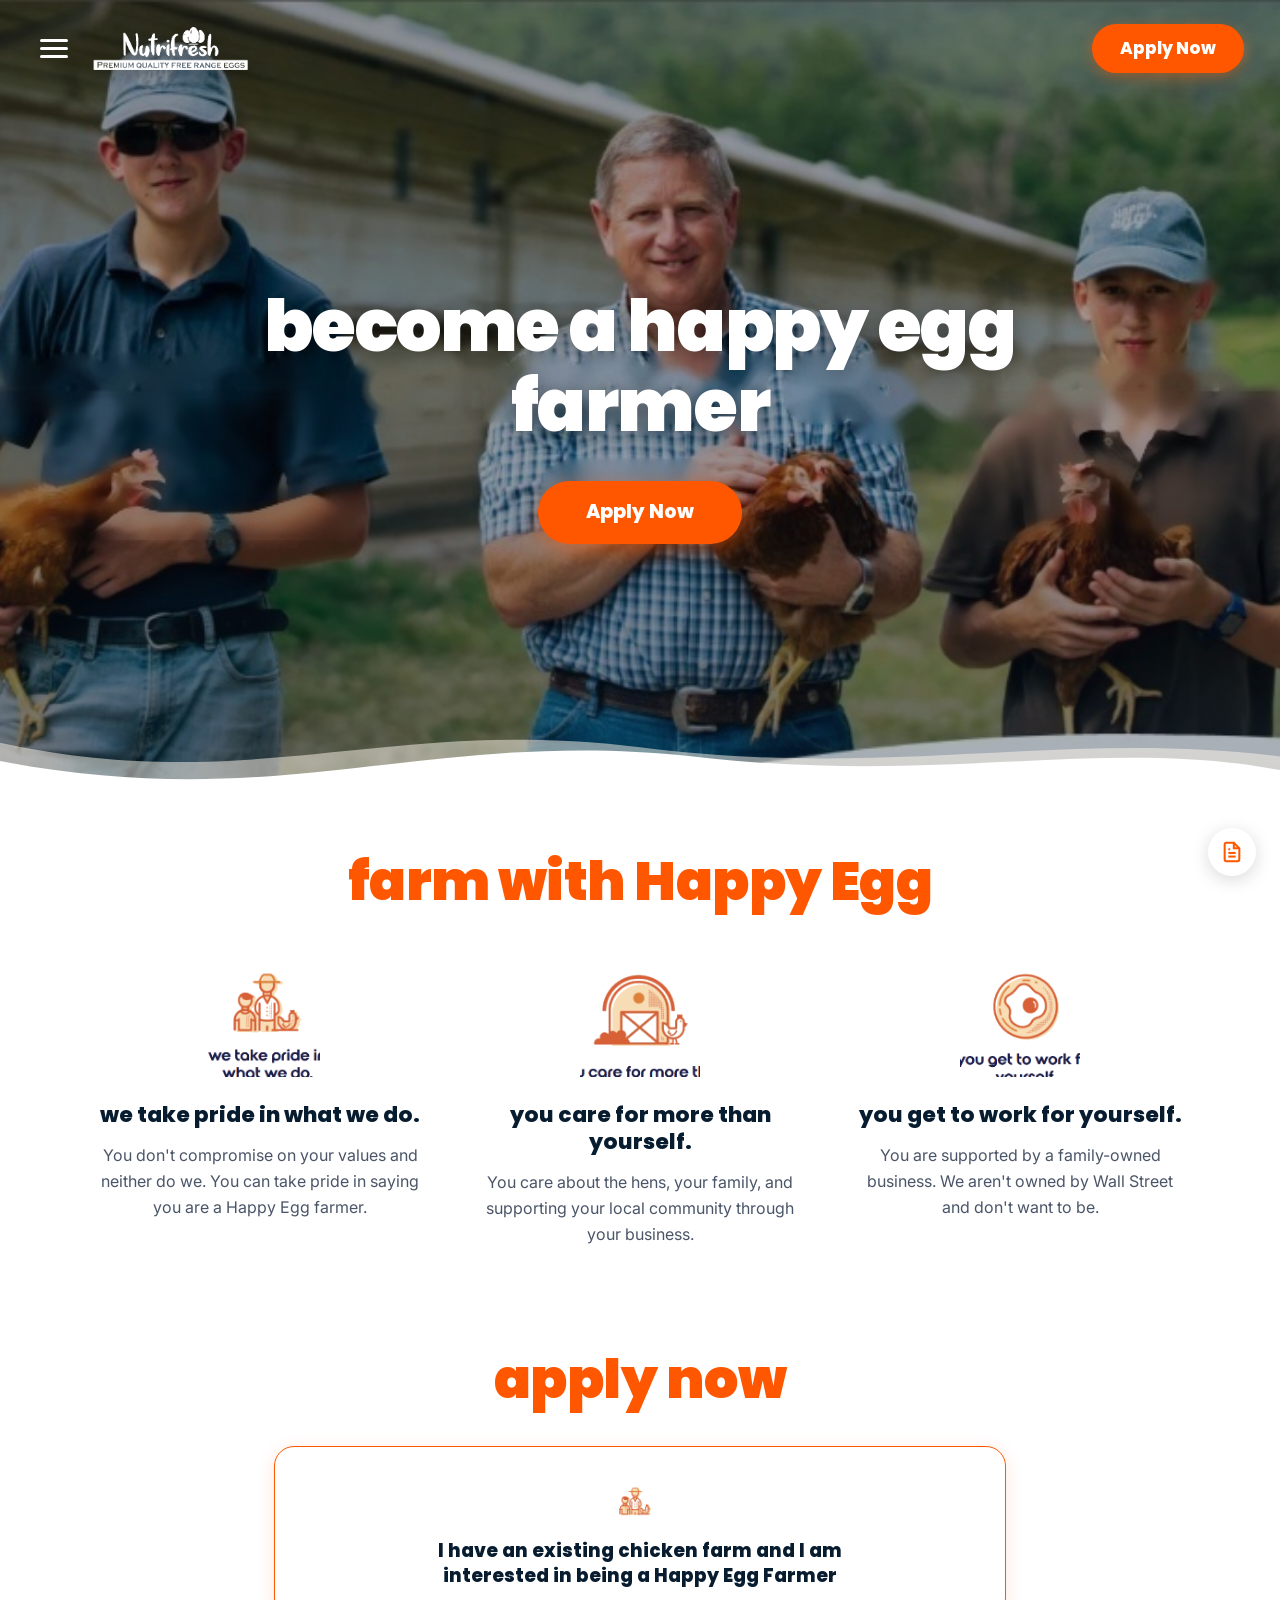
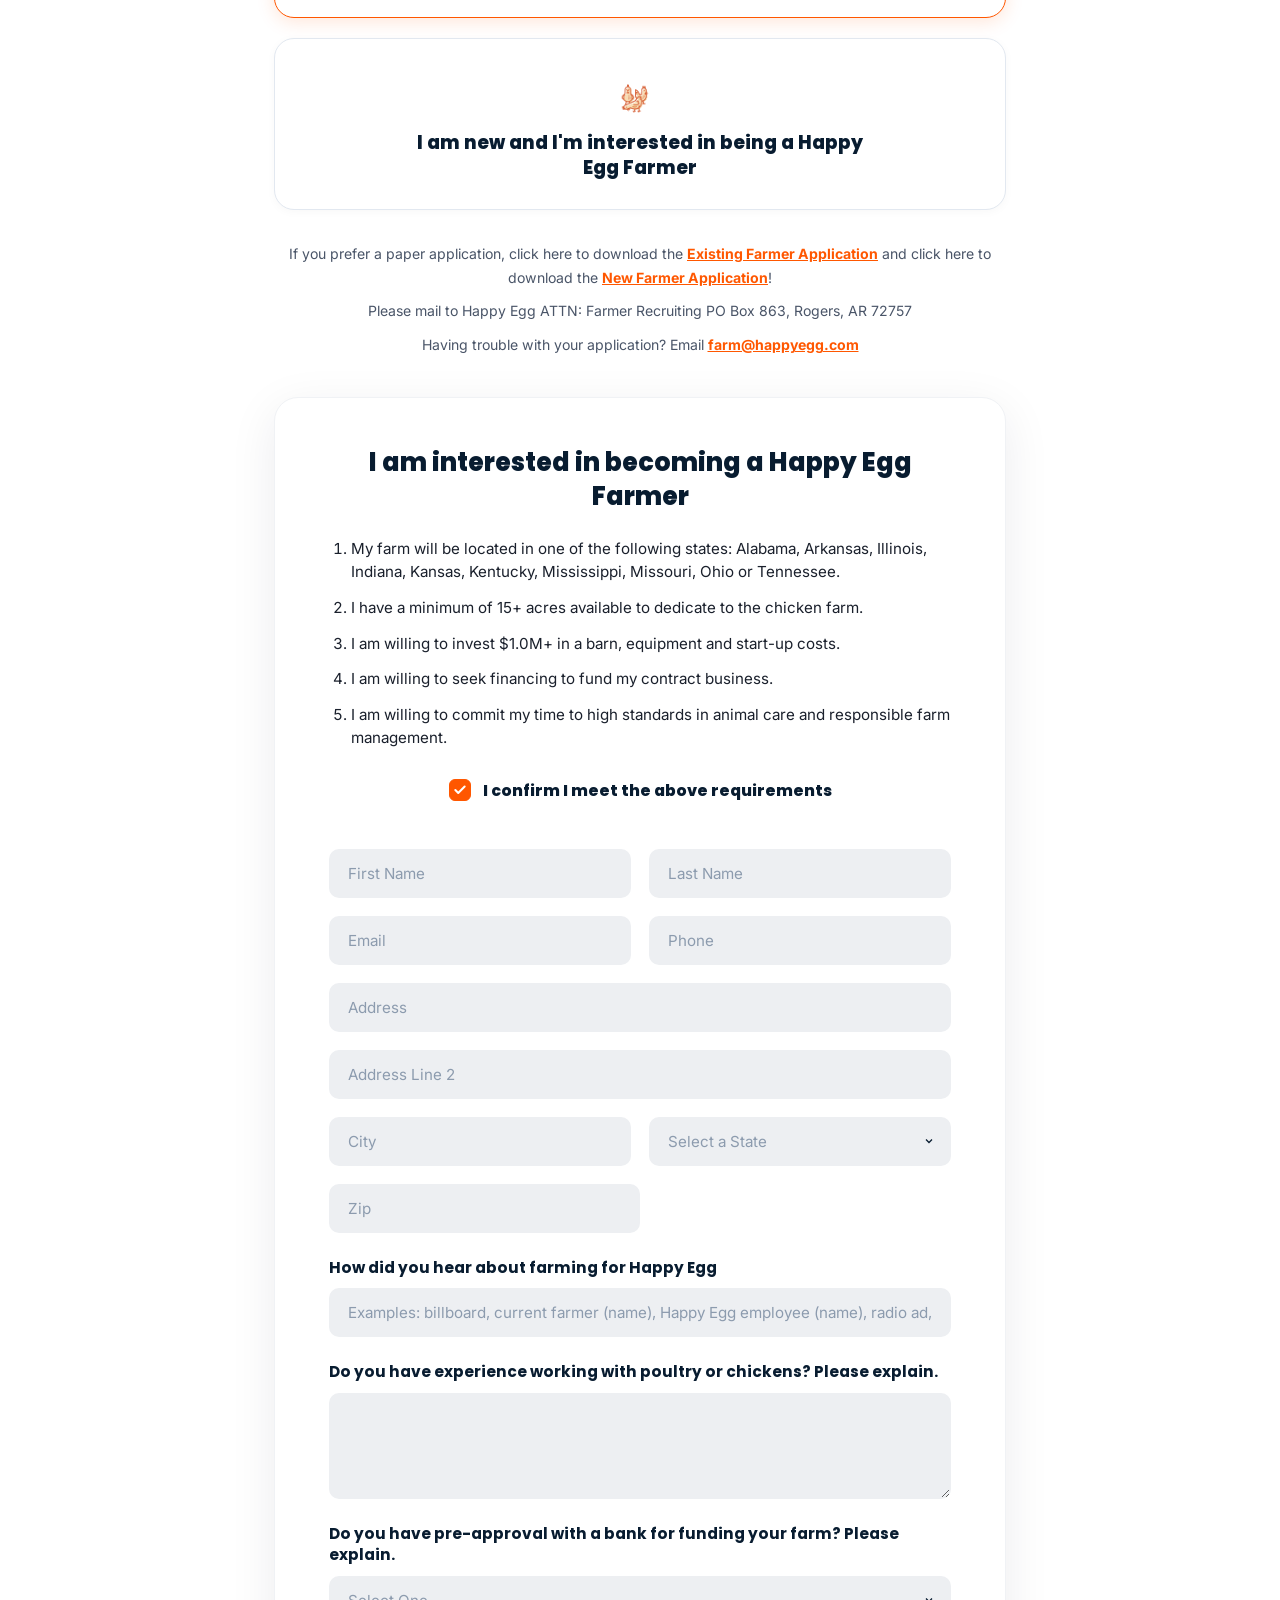
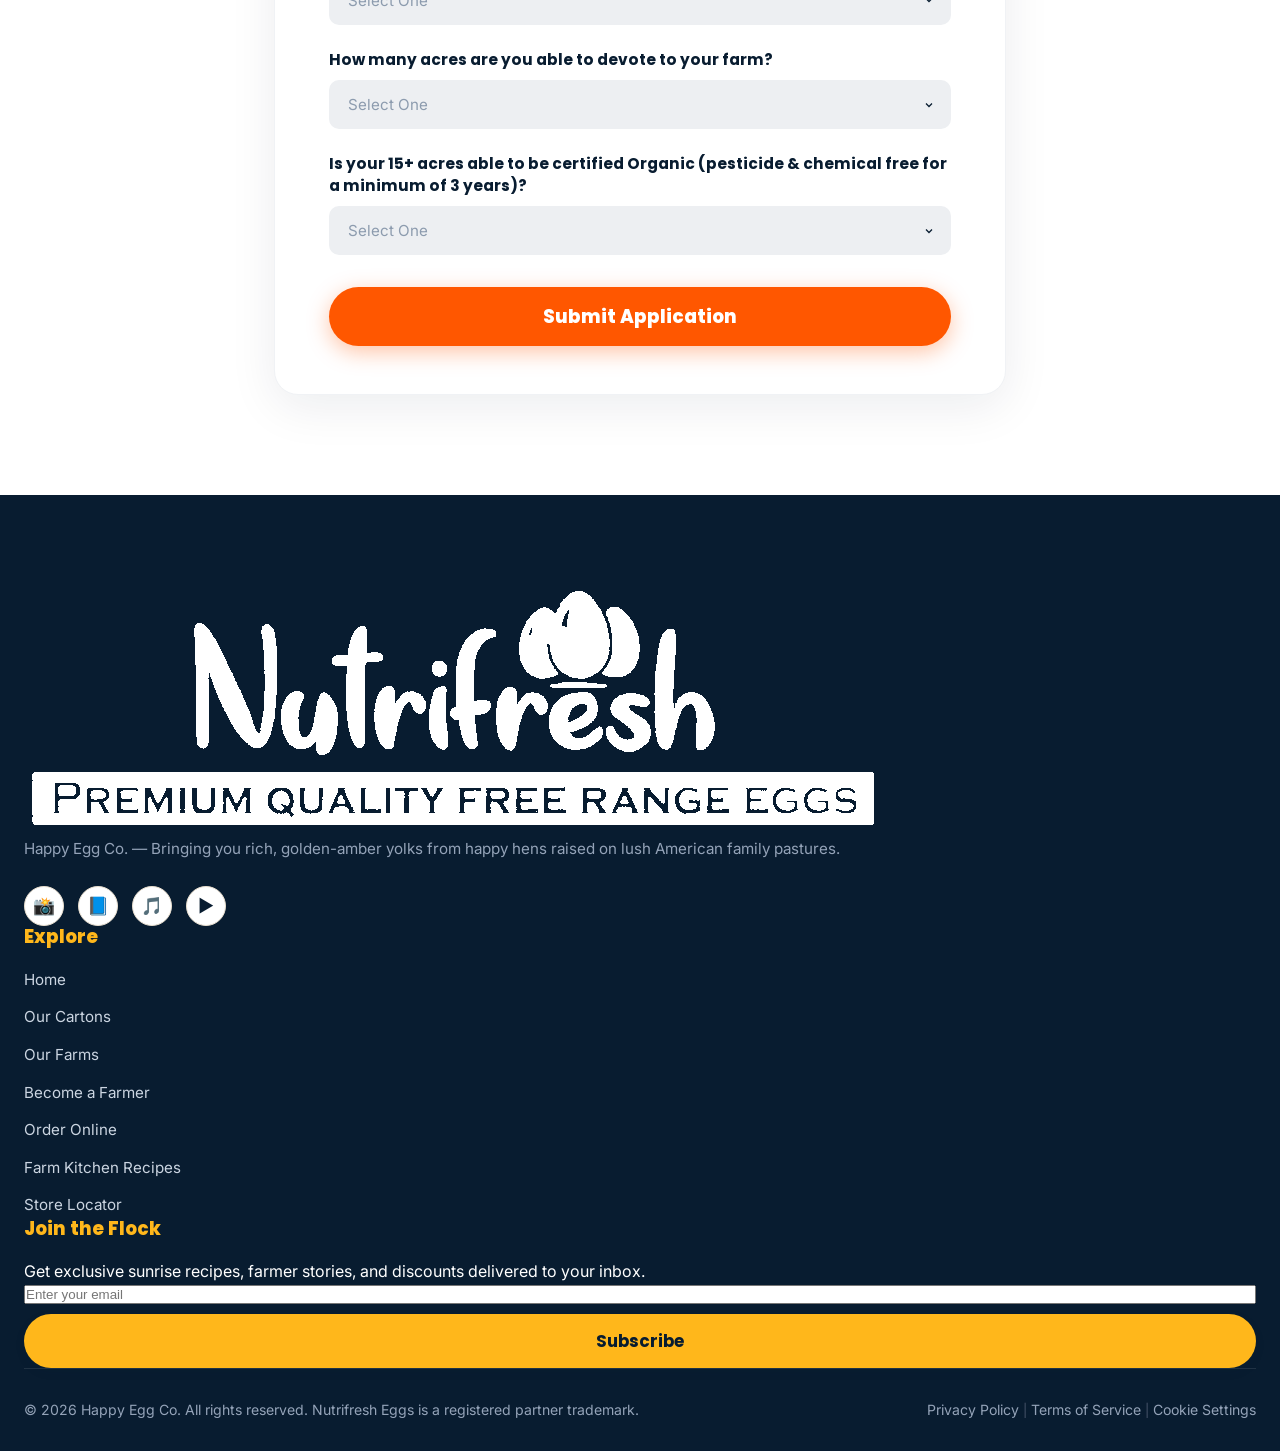
<file: become-a-farmer.html>
<!DOCTYPE html>
<html lang="en">
<head>
  <meta charset="UTF-8">
  <meta name="viewport" content="width=device-width, initial-scale=1.0">
  <title>Become a Happy Egg Farmer | Happy Egg Co.</title>
  <meta name="description" content="Join our family of happy egg farmers. We offer transparent contracts, stable pay, and unmatched support for family-owned chicken farms.">
  <link rel="icon" type="image/png" href="assets/favicon-icon.png">
  <link rel="preconnect" href="https://fonts.googleapis.com">
  <link rel="preconnect" href="https://fonts.gstatic.com" crossorigin>
  <link href="https://fonts.googleapis.com/css2?family=Caveat:wght@700&family=Inter:wght@400;500;600;700&family=Poppins:wght@600;700;800;900&display=swap" rel="stylesheet">
  <link rel="stylesheet" href="styles.css">
</head>
<body class="farmer-page-body">

  <!-- ==========================================
       Sticky Header (Exact Happy Egg Transparent / Orange Layout)
       ========================================== -->
  <header class="site-header happy-header-layout farmer-header" id="siteHeader">
    <div class="header-container happy-nav-container">
      <div class="header-left">
        <button class="drawer-trigger drawer-toggle happy-hamburger-btn" id="menuToggle" aria-label="Open Navigation Menu" aria-expanded="false">
          <div class="hamburger-icon">
            <span></span>
            <span></span>
            <span></span>
          </div>
        </button>
        <a href="index.html" class="brand-logo-link" aria-label="Happy Egg Homepage">
          <img src="assets/images/nutrifresh-logo-hires.png" alt="Happy Egg Co." class="brand-logo-img farmer-header-logo">
        </a>
      </div>

      <div class="header-right">
        <a href="#apply-now-section" class="btn-farmer-nav-apply" id="navApplyBtn">
          Apply Now
        </a>
      </div>
    </div>
  </header>

  <!-- ==========================================
       Slideout Drawer Menu
       ========================================== -->
  <div class="drawer-overlay" id="drawerOverlay">
    <div class="slideout-drawer happy-drawer-theme" id="navDrawer" role="dialog" aria-modal="true" aria-label="Navigation Drawer">
      <div class="drawer-header-happy">
        <button class="drawer-close" id="drawerClose" aria-label="Close menu">&times;</button>
      </div>

      <div class="drawer-body-happy">
        <div class="drawer-two-col">
          <!-- Primary Navigation -->
          <div class="drawer-col-primary">
            <ul class="drawer-nav-list happy-nav-primary">
              <li><a href="index.html"><span>Home</span> <span class="drawer-arrow">→</span></a></li>
              <li><a href="products.html"><span>Nutrifresh eggs</span> <span class="drawer-arrow">→</span></a></li>
              <li><a href="our-farms.html"><span>Nutrifresh Farms</span> <span class="drawer-arrow">→</span></a></li>
              <li><a href="become-a-farmer.html" class="active-drawer-item"><span>Become a farmer</span> <span class="drawer-arrow">→</span></a></li>
              <li><a href="index.html#about"><span>About</span> <span class="drawer-arrow">→</span></a></li>
              <li><a href="recipes.html"><span>Blog</span> <span class="drawer-arrow">→</span></a></li>
              <li style="display:none;"><a href="store-locator.html">Store Locator</a></li>
              <li style="display:none;"><a href="order-online.html">Order Online</a></li>
            </ul>
          </div>

          <!-- Secondary Links Right -->
          <div class="drawer-col-secondary">
            <ul class="drawer-secondary-links">
              <li><a href="#apply-now-section" class="drawer-quick-link">Apply Now</a></li>
              <li><a href="our-farms.html">Press</a></li>
              <li><a href="index.html#contact-us">Contact</a></li>
              <li><a href="store-locator.html">Find in Store</a></li>
            </ul>
            <div class="drawer-contact-box">
              <p class="drawer-q-title">Questions?</p>
              <p class="drawer-q-sub">We're happy to help!</p>
              <a href="mailto:farm@happyegg.com" class="drawer-email-link">farm@happyegg.com</a>
              <div class="drawer-socials-row">
                <a href="https://www.instagram.com/nutrifresheggs" target="_blank" rel="noopener noreferrer" aria-label="Instagram">📸</a>
                <a href="https://www.facebook.com" target="_blank" rel="noopener noreferrer" aria-label="Facebook">📘</a>
                <a href="https://www.tiktok.com" target="_blank" rel="noopener noreferrer" aria-label="TikTok">🎵</a>
                <a href="https://www.youtube.com" target="_blank" rel="noopener noreferrer" aria-label="YouTube">▶️</a>
              </div>
            </div>
          </div>
        </div>

        <!-- Bottom Cartons Row -->
        <div class="drawer-cartons-section happy-cartons-strip">
          <div class="drawer-cartons-title" style="color: #fff; opacity: 0.9;">Explore Our Pasture Cartons</div>
          <div class="drawer-cartons-grid">
            <a href="products.html#heritage" class="drawer-carton-item">
              <img src="assets/images/heritage-carton.jpg" alt="Heritage Amber Carton">
              <span>Heritage Amber</span>
            </a>
            <a href="products.html#pasture" class="drawer-carton-item">
              <img src="assets/images/pasture-carton.jpg" alt="Pasture Raised Carton">
              <span>Pasture Raised</span>
            </a>
            <a href="products.html#organic" class="drawer-carton-item">
              <img src="assets/images/organic-carton.jpg" alt="Organic Free Range Carton">
              <span>Organic Free Range</span>
            </a>
            <a href="products.html#freerange" class="drawer-carton-item">
              <img src="assets/images/freerange-carton.jpg" alt="Free Range Carton">
              <span>Free Range Brown</span>
            </a>
          </div>
        </div>
      </div>
    </div>
  </div>

  <!-- ==========================================
       Hero Section (Screenshot 1 Exact)
       ========================================== -->
  <section class="exact-farmer-hero">
    <div class="exact-hero-bg-wrap">
      <img src="assets/images/happy_farmer_hero_bg.jpg" alt="Happy Egg Farmers" class="exact-hero-bg-img">
      <div class="exact-hero-overlay"></div>
    </div>

    <div class="exact-hero-content">
      <h1 class="exact-hero-title">become a happy egg farmer</h1>
      <div class="exact-hero-btn-wrap">
        <a href="#apply-now-section" class="btn-exact-apply-hero">Apply Now</a>
      </div>
    </div>

    <!-- Organic Wave Divider Bottom -->
    <div class="exact-hero-wave">
      <svg viewBox="0 0 1440 110" fill="none" xmlns="http://www.w3.org/2000/svg" preserveAspectRatio="none">
        <path d="M0,35 C280,95 440,5 720,40 C1000,75 1200,20 1440,50 L1440,110 L0,110 Z" fill="#FFF8EB" opacity="0.5"/>
        <path d="M0,55 C320,115 480,18 780,50 C1060,82 1240,28 1440,65 L1440,110 L0,110 Z" fill="#FFFFFF"/>
      </svg>
    </div>
  </section>

  <!-- ==========================================
       Section 1: "farm with Happy Egg" & 3 Core Values (Screenshot 1 & 2 Exact)
       ========================================== -->
  <section class="exact-values-section" id="why-farm">
    <div class="container exact-values-container">
      <h2 class="exact-section-heading-orange">farm with Happy Egg</h2>

      <div class="exact-values-grid">
        <!-- Value 1 -->
        <div class="exact-value-item">
          <div class="exact-value-icon-box">
            <img src="assets/icon_pride.png" alt="We take pride in what we do" class="exact-value-icon-img">
          </div>
          <h3 class="exact-value-title">we take pride in what we do.</h3>
          <p class="exact-value-desc">You don't compromise on your values and neither do we. You can take pride in saying you are a Happy Egg farmer.</p>
        </div>

        <!-- Value 2 -->
        <div class="exact-value-item">
          <div class="exact-value-icon-box">
            <img src="assets/icon_care.png" alt="You care for more than yourself" class="exact-value-icon-img">
          </div>
          <h3 class="exact-value-title">you care for more than yourself.</h3>
          <p class="exact-value-desc">You care about the hens, your family, and supporting your local community through your business.</p>
        </div>

        <!-- Value 3 -->
        <div class="exact-value-item">
          <div class="exact-value-icon-box">
            <img src="assets/icon_work.png" alt="You get to work for yourself" class="exact-value-icon-img">
          </div>
          <h3 class="exact-value-title">you get to work for yourself.</h3>
          <p class="exact-value-desc">You are supported by a family-owned business. We aren't owned by Wall Street and don't want to be.</p>
        </div>
      </div>
    </div>
  </section>

  <!-- ==========================================
       Section 2: "apply now" & Selection Cards (Screenshot 2 & 3 Exact)
       ========================================== -->
  <section class="exact-apply-section" id="apply-now-section">
    <div class="container exact-apply-container">
      <h2 class="exact-section-heading-orange exact-apply-title">apply now</h2>

      <!-- Selection Cards -->
      <div class="exact-selection-cards-grid">
        <!-- Card 1: Existing Farm -->
        <button type="button" class="exact-select-card active" id="cardExistingFarmer" data-type="existing">
          <div class="exact-card-icon">
            <img src="assets/icon_existing_farmer.png" alt="Existing Chicken Farm">
          </div>
          <div class="exact-card-text">
            I have an existing chicken farm and I am interested in being a Happy Egg Farmer
          </div>
        </button>

        <!-- Card 2: New Farm -->
        <button type="button" class="exact-select-card" id="cardNewFarmer" data-type="new">
          <div class="exact-card-icon">
            <img src="assets/icon_new_farmer.png" alt="New Farmer">
          </div>
          <div class="exact-card-text">
            I am new and I'm interested in being a Happy Egg Farmer
          </div>
        </button>
      </div>

      <!-- Paper Application & Help Notice -->
      <div class="exact-paper-notice">
        <p class="notice-line-1">
          If you prefer a paper application, click here to download the <a href="javascript:void(0)" class="exact-orange-link" id="downloadExistingLink">Existing Farmer Application</a> and click here to download the <a href="javascript:void(0)" class="exact-orange-link" id="downloadNewLink">New Farmer Application</a>!
        </p>
        <p class="notice-line-2">
          Please mail to Happy Egg ATTN: Farmer Recruiting PO Box 863, Rogers, AR 72757
        </p>
        <p class="notice-line-3">
          Having trouble with your application? Email <a href="mailto:farm@happyegg.com" class="exact-orange-link">farm@happyegg.com</a>
        </p>
      </div>

      <!-- ==========================================
           Application Form Box (Screenshot 3, 4 & 5 Exact)
           ========================================== -->
      <div class="exact-form-card" id="farmerFormContainer">
        <h3 class="exact-form-card-title">I am interested in becoming a Happy Egg Farmer</h3>

        <!-- Numbered Requirements List -->
        <ol class="exact-requirements-list">
          <li>My farm will be located in one of the following states: Alabama, Arkansas, Illinois, Indiana, Kansas, Kentucky, Mississippi, Missouri, Ohio or Tennessee.</li>
          <li>I have a minimum of 15+ acres available to dedicate to the chicken farm.</li>
          <li>I am willing to invest $1.0M+ in a barn, equipment and start-up costs.</li>
          <li>I am willing to seek financing to fund my contract business.</li>
          <li>I am willing to commit my time to high standards in animal care and responsible farm management.</li>
        </ol>

        <!-- Form Element -->
        <form id="happyEggFarmerForm" class="exact-farmer-form" novalidate>
          <input type="hidden" name="farmerType" id="exactFarmerType" value="existing">

          <!-- Checkbox Confirmation -->
          <div class="exact-confirm-row">
            <label class="exact-custom-checkbox-label">
              <input type="checkbox" id="exactConfirmCheckbox" required checked>
              <span class="exact-checkbox-box">
                <svg viewBox="0 0 24 24" width="14" height="14" fill="none" stroke="#FFFFFF" stroke-width="3.5" stroke-linecap="round" stroke-linejoin="round">
                  <polyline points="20 6 9 17 4 12"></polyline>
                </svg>
              </span>
              <span class="exact-confirm-text">I confirm I meet the above requirements</span>
            </label>
          </div>

          <!-- Input Fields -->
          <div class="exact-input-grid">
            <!-- Row 1: First Name, Last Name -->
            <div class="exact-grid-row-2">
              <div class="exact-input-wrap">
                <input type="text" name="firstName" id="exactFirstName" placeholder="First Name" class="exact-input" required>
              </div>
              <div class="exact-input-wrap">
                <input type="text" name="lastName" id="exactLastName" placeholder="Last Name" class="exact-input" required>
              </div>
            </div>

            <!-- Row 2: Email, Phone -->
            <div class="exact-grid-row-2">
              <div class="exact-input-wrap">
                <input type="email" name="email" id="exactEmail" placeholder="Email" class="exact-input" required>
              </div>
              <div class="exact-input-wrap">
                <input type="tel" name="phone" id="exactPhone" placeholder="Phone" class="exact-input" required>
              </div>
            </div>

            <!-- Row 3: Address -->
            <div class="exact-grid-row-full">
              <div class="exact-input-wrap">
                <input type="text" name="address" id="exactAddress" placeholder="Address" class="exact-input" required>
              </div>
            </div>

            <!-- Row 4: Address Line 2 -->
            <div class="exact-grid-row-full">
              <div class="exact-input-wrap">
                <input type="text" name="address2" id="exactAddress2" placeholder="Address Line 2" class="exact-input">
              </div>
            </div>

            <!-- Row 5: City, Select a State -->
            <div class="exact-grid-row-2">
              <div class="exact-input-wrap">
                <input type="text" name="city" id="exactCity" placeholder="City" class="exact-input" required>
              </div>
              <div class="exact-select-wrap">
                <select name="state" id="exactState" class="exact-select" required>
                  <option value="" disabled selected>Select a State</option>
                  <option value="AL">Alabama</option>
                  <option value="AR">Arkansas</option>
                  <option value="IL">Illinois</option>
                  <option value="IN">Indiana</option>
                  <option value="KS">Kansas</option>
                  <option value="KY">Kentucky</option>
                  <option value="MS">Mississippi</option>
                  <option value="MO">Missouri</option>
                  <option value="OH">Ohio</option>
                  <option value="TN">Tennessee</option>
                  <option value="OTHER">Other State</option>
                </select>
                <span class="exact-select-arrow">
                  <svg width="12" height="12" viewBox="0 0 24 24" fill="none" stroke="#081C30" stroke-width="2.5"><polyline points="6 9 12 15 18 9"/></svg>
                </span>
              </div>
            </div>

            <!-- Row 6: Zip -->
            <div class="exact-grid-row-half">
              <div class="exact-input-wrap">
                <input type="text" name="zip" id="exactZip" placeholder="Zip" class="exact-input" required>
              </div>
            </div>

            <!-- Question 1: How did you hear -->
            <div class="exact-question-group">
              <label class="exact-question-label" for="exactReferral">How did you hear about farming for Happy Egg</label>
              <input type="text" name="referral" id="exactReferral" placeholder="Examples: billboard, current farmer (name), Happy Egg employee (name), radio ad, etc." class="exact-input">
            </div>

            <!-- Question 2: Poultry Experience -->
            <div class="exact-question-group">
              <label class="exact-question-label" for="exactExperience">Do you have experience working with poultry or chickens? Please explain.</label>
              <textarea name="experience" id="exactExperience" rows="4" class="exact-textarea"></textarea>
            </div>

            <!-- Question 3: Pre-Approval -->
            <div class="exact-question-group">
              <label class="exact-question-label" for="exactPreApproval">Do you have pre-approval with a bank for funding your farm? Please explain.</label>
              <div class="exact-select-wrap">
                <select name="preApproval" id="exactPreApproval" class="exact-select" required>
                  <option value="" disabled selected>Select One</option>
                  <option value="approved">Yes - Pre-approved with Agricultural Lender / Bank</option>
                  <option value="in_progress">In Discussions with Bank / Lender</option>
                  <option value="self_funded">Self-Funded / Capital Available</option>
                  <option value="need_guidance">Seeking Happy Egg Financing Guidance</option>
                  <option value="no">No</option>
                </select>
                <span class="exact-select-arrow">
                  <svg width="12" height="12" viewBox="0 0 24 24" fill="none" stroke="#081C30" stroke-width="2.5"><polyline points="6 9 12 15 18 9"/></svg>
                </span>
              </div>
            </div>

            <!-- Question 4: Acres -->
            <div class="exact-question-group">
              <label class="exact-question-label" for="exactAcreage">How many acres are you able to devote to your farm?</label>
              <div class="exact-select-wrap">
                <select name="acreage" id="exactAcreage" class="exact-select" required>
                  <option value="" disabled selected>Select One</option>
                  <option value="15-30">15 – 30 Acres (Optimal)</option>
                  <option value="31-50">31 – 50 Acres</option>
                  <option value="51+">51+ Acres</option>
                  <option value="looking">Currently Looking to Purchase Land</option>
                </select>
                <span class="exact-select-arrow">
                  <svg width="12" height="12" viewBox="0 0 24 24" fill="none" stroke="#081C30" stroke-width="2.5"><polyline points="6 9 12 15 18 9"/></svg>
                </span>
              </div>
            </div>

            <!-- Question 5: Organic Certification -->
            <div class="exact-question-group">
              <label class="exact-question-label" for="exactOrganic">Is your 15+ acres able to be certified Organic (pesticide & chemical free for a minimum of 3 years)?</label>
              <div class="exact-select-wrap">
                <select name="organic" id="exactOrganic" class="exact-select" required>
                  <option value="" disabled selected>Select One</option>
                  <option value="yes">Yes (Pesticide & chemical free 3+ years)</option>
                  <option value="no">No</option>
                  <option value="transitioning">Currently in Organic Transition</option>
                  <option value="unsure">Unsure</option>
                </select>
                <span class="exact-select-arrow">
                  <svg width="12" height="12" viewBox="0 0 24 24" fill="none" stroke="#081C30" stroke-width="2.5"><polyline points="6 9 12 15 18 9"/></svg>
                </span>
              </div>
            </div>

            <!-- Submit Button -->
            <div class="exact-submit-wrap">
              <button type="submit" class="btn-exact-submit" id="exactSubmitBtn">
                <span>Submit Application</span>
              </button>
            </div>
          </div>
        </form>

        <!-- Success Screen -->
        <div class="exact-success-view" id="exactSuccessView" style="display: none;">
          <div class="exact-success-check-badge">
            <svg viewBox="0 0 24 24" width="48" height="48" fill="none" stroke="#FF5700" stroke-width="2.5"><path d="M22 11.08V12a10 10 0 1 1-5.93-9.14"/><polyline points="22 4 12 14.01 9 11.01"/></svg>
          </div>
          <h4 class="exact-success-title">Application Submitted!</h4>
          <p class="exact-success-desc">
            Thank you for applying to become a Happy Egg Farmer! Our Farmer Recruiting team will review your application and contact you at <strong id="successContactEmail">your email</strong> within 2 business days.
          </p>
          <div class="exact-success-actions">
            <button type="button" class="btn-exact-apply-hero" id="resetApplicationBtn" style="border: none; cursor: pointer;">Submit Another Application</button>
          </div>
        </div>
      </div>
    </div>
  </section>

  <!-- Accessibility / Help Floating Badge -->
  <div class="exact-floating-a11y-badge" title="Farmer Support & Accessibility">
    <svg width="22" height="22" viewBox="0 0 24 24" fill="none" stroke="#FF5700" stroke-width="2.2">
      <path d="M14 2H6a2 2 0 0 0-2 2v16a2 2 0 0 0 2 2h12a2 2 0 0 0 2-2V8z"></path>
      <polyline points="14 2 14 8 20 8"></polyline>
      <line x1="16" y1="13" x2="8" y2="13"></line>
      <line x1="16" y1="17" x2="8" y2="17"></line>
      <polyline points="10 9 9 9 8 9"></polyline>
    </svg>
  </div>

  <!-- Universal Footer -->
  <footer class="site-footer">
    <div class="container">
      <div class="footer-grid">
        <div class="footer-col footer-brand">
          <a href="index.html" class="footer-logo">
            <img src="assets/images/nutrifresh-logo-white.png" alt="Happy Egg Logo">
          </a>
          <p class="brand-tagline">Happy Egg Co. — Bringing you rich, golden-amber yolks from happy hens raised on lush American family pastures.</p>
          <div class="drawer-socials" style="margin-top: 18px;">
            <a href="https://www.instagram.com/nutrifresheggs" target="_blank" rel="noopener noreferrer" class="drawer-social-btn" aria-label="Instagram">📸</a>
            <a href="https://www.facebook.com" target="_blank" rel="noopener noreferrer" class="drawer-social-btn" aria-label="Facebook">📘</a>
            <a href="https://www.tiktok.com" target="_blank" rel="noopener noreferrer" class="drawer-social-btn" aria-label="TikTok">🎵</a>
            <a href="https://www.youtube.com" target="_blank" rel="noopener noreferrer" class="drawer-social-btn" aria-label="YouTube">▶️</a>
          </div>
        </div>

        <div class="footer-col footer-nav">
          <h4 class="footer-title">Explore</h4>
          <ul class="footer-links">
            <li><a href="index.html">Home</a></li>
            <li><a href="products.html">Our Cartons</a></li>
            <li><a href="our-farms.html">Our Farms</a></li>
            <li><a href="become-a-farmer.html">Become a Farmer</a></li>
            <li><a href="order-online.html">Order Online</a></li>
            <li><a href="recipes.html">Farm Kitchen Recipes</a></li>
            <li><a href="store-locator.html">Store Locator</a></li>
          </ul>
        </div>

        <div class="footer-col footer-newsletter-col">
          <h4 class="footer-title">Join the Flock</h4>
          <p>Get exclusive sunrise recipes, farmer stories, and discounts delivered to your inbox.</p>
          <form class="footer-newsletter-form" id="footerNewsletter" novalidate>
            <div class="newsletter-input-group">
              <input type="email" id="newsletterEmail" placeholder="Enter your email" required aria-label="Email for newsletter">
              <button type="submit" class="btn btn-primary">
                <span>Subscribe</span>
              </button>
            </div>
            <div id="newsletterFeedback"></div>
          </form>
        </div>
      </div>

      <div class="footer-bottom">
        <p>&copy; 2026 Happy Egg Co. All rights reserved. Nutrifresh Eggs is a registered partner trademark.</p>
        <div class="footer-legal-links">
          <a href="products.html#traceability" class="legal-link">Privacy Policy</a>
          <span class="legal-sep">|</span>
          <a href="products.html#traceability" class="legal-link">Terms of Service</a>
          <span class="legal-sep">|</span>
          <a href="products.html#traceability" class="legal-link">Cookie Settings</a>
        </div>
      </div>
    </div>
  </footer>

  <script src="app.js"></script>
</body>
</html>
</file>
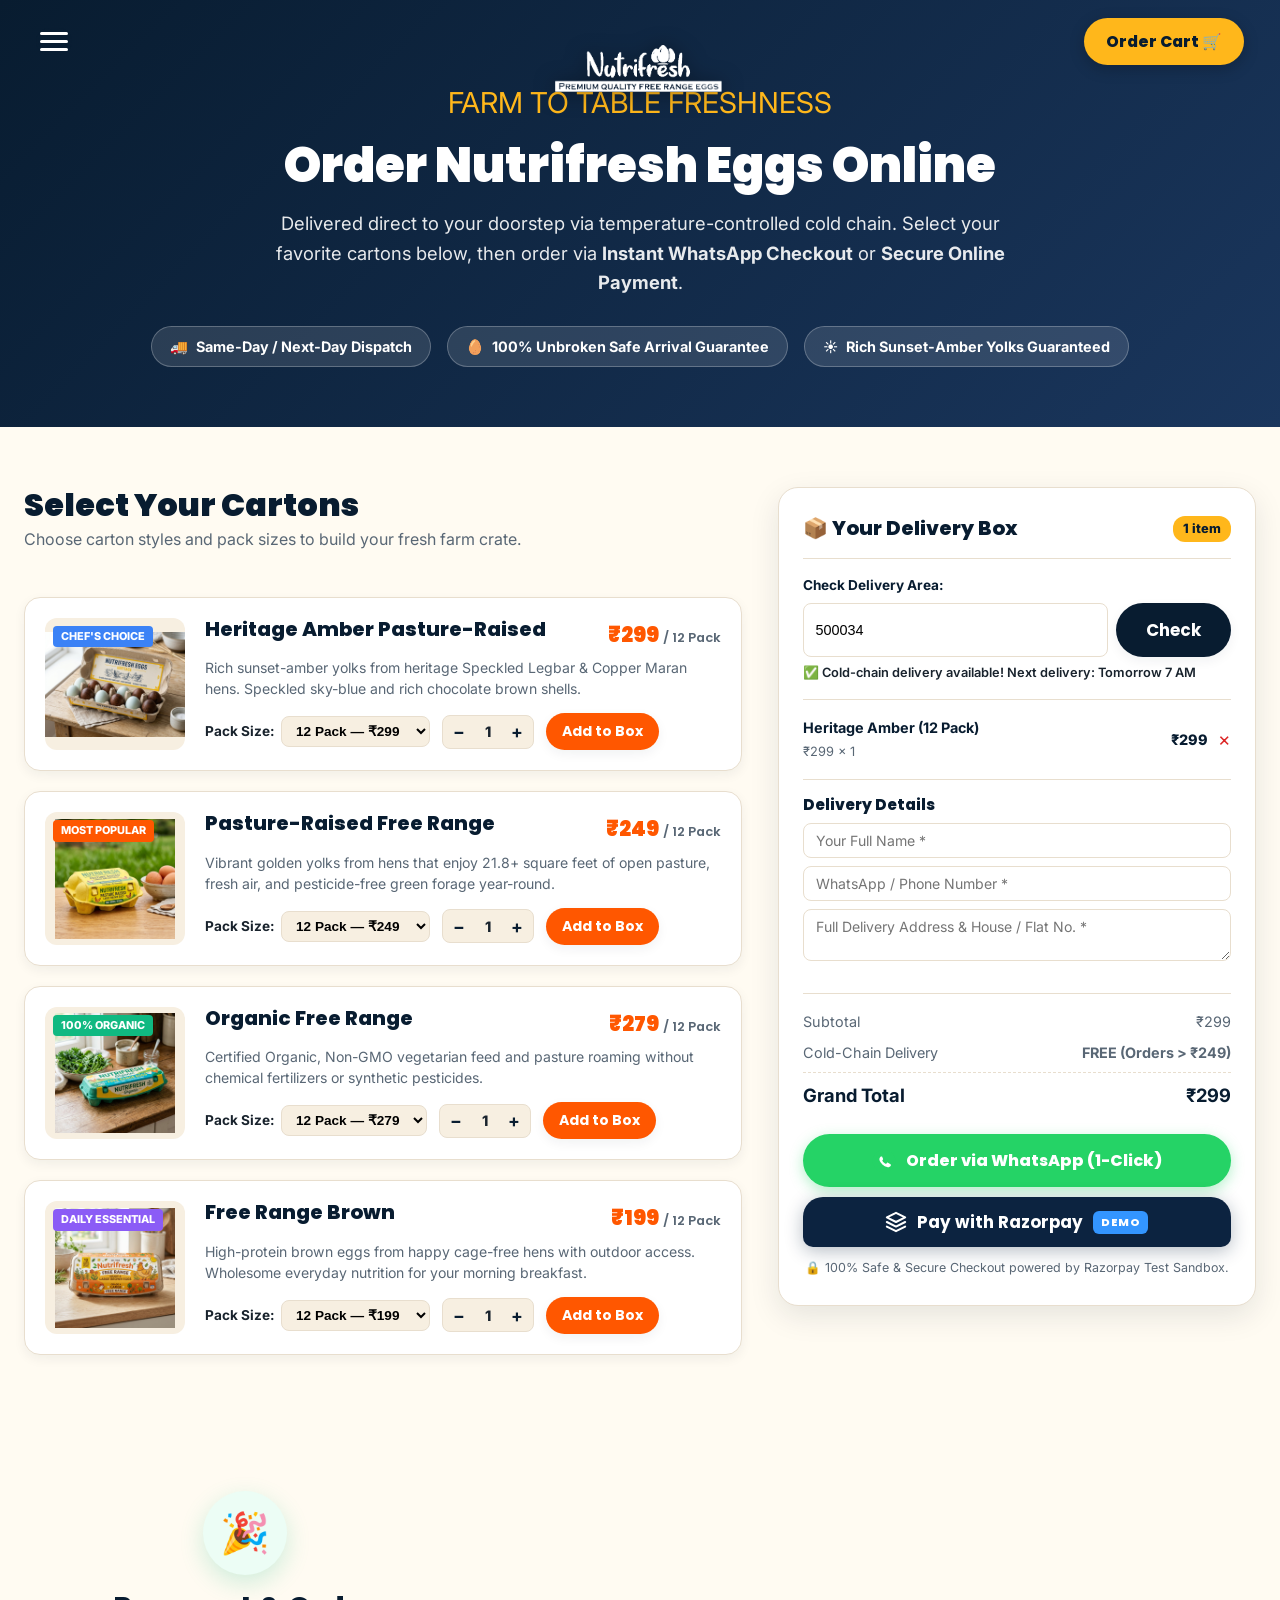
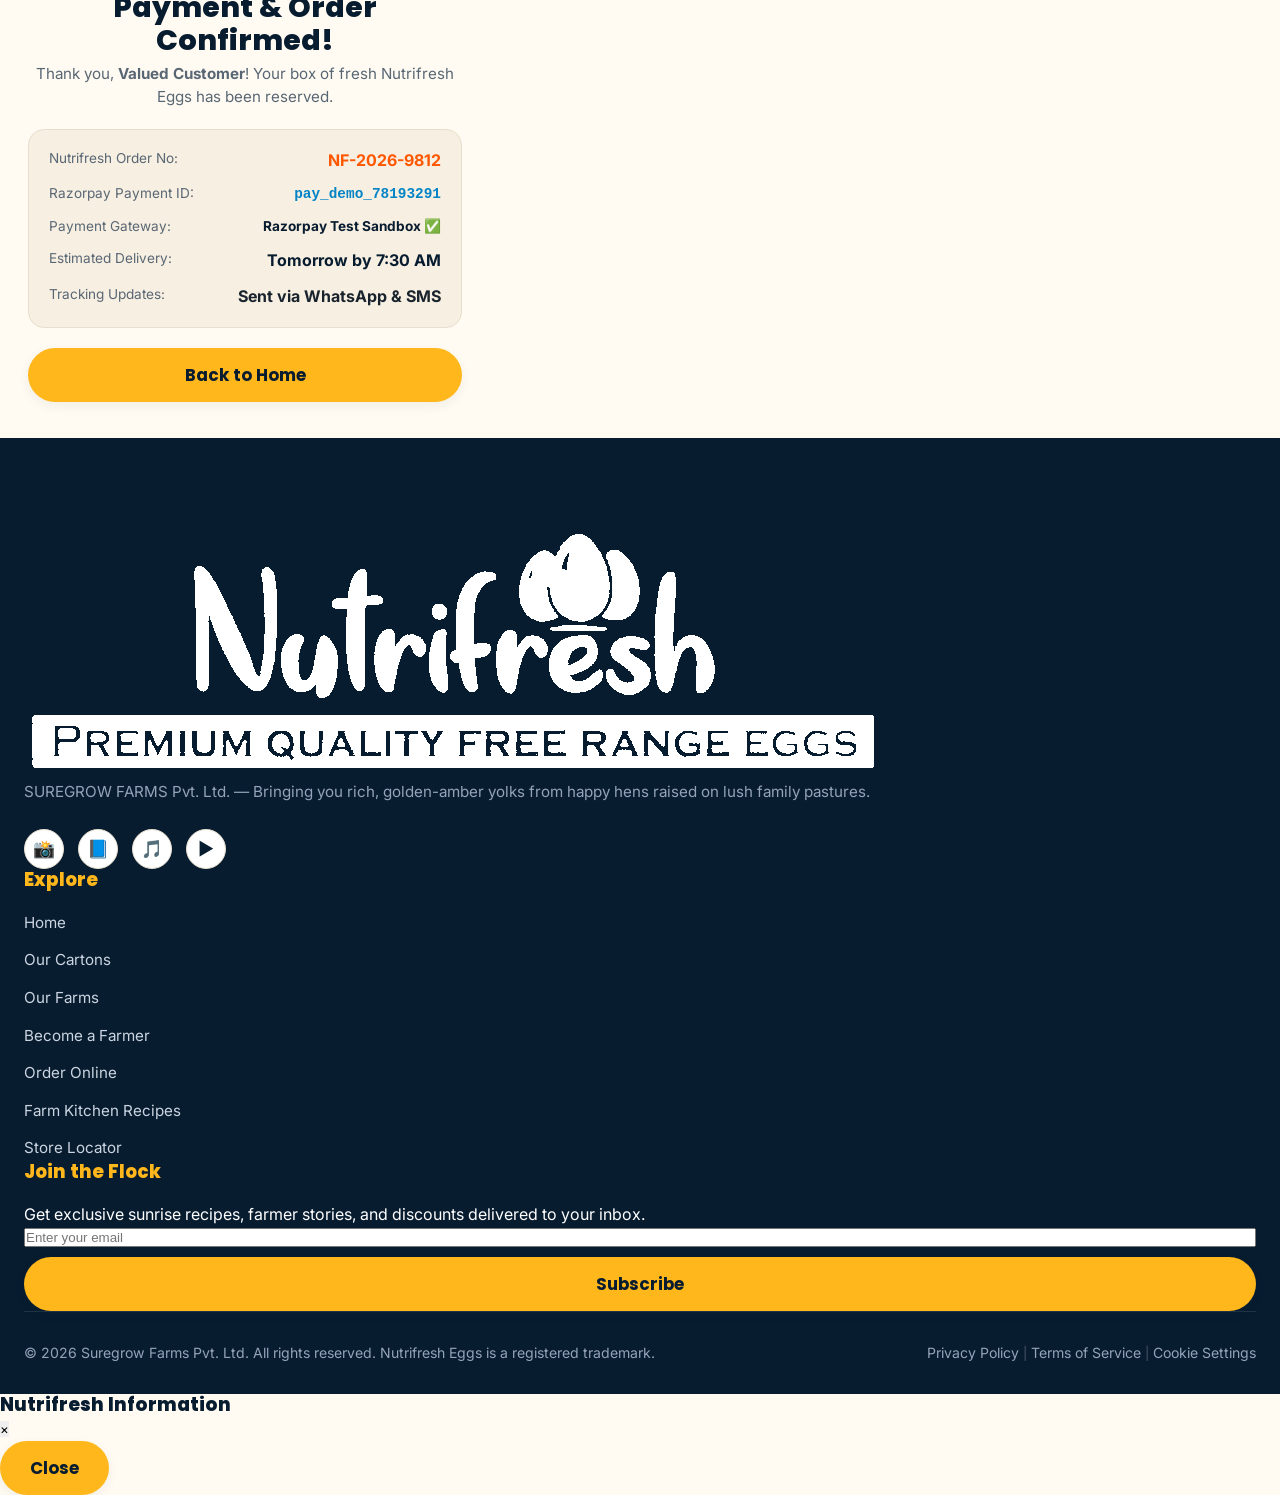
<file: order-online.html>
<!DOCTYPE html>
<html lang="en">
<head>
  <meta charset="UTF-8">
  <meta name="viewport" content="width=device-width, initial-scale=1.0">
  <title>Order Nutrifresh Eggs Online | Fresh Pasture-Raised Eggs Delivered</title>
  <meta name="description" content="Order farm-fresh Nutrifresh pasture-raised and organic eggs online. Fast cold-chain doorstep delivery, seamless WhatsApp ordering, and secure online payment options.">
  <link rel="icon" type="image/png" href="assets/favicon-icon.png">
  <link rel="preconnect" href="https://fonts.googleapis.com">
  <link rel="preconnect" href="https://fonts.gstatic.com" crossorigin>
  <link href="https://fonts.googleapis.com/css2?family=Caveat:wght@700&family=Inter:wght@400;500;600;700&family=Poppins:wght@600;700;800;900&display=swap" rel="stylesheet">
  <link rel="stylesheet" href="styles.css">
  <!-- Razorpay Checkout SDK -->
  <script src="https://checkout.razorpay.com/v1/checkout.js"></script>
</head>
<body class="order-page">

  <!-- ==========================================
       Sticky Header
       ========================================== -->
  <header class="site-header happy-header-layout">
    <div class="header-container happy-nav-container">
      <div class="header-left">
        <button class="drawer-trigger drawer-toggle happy-hamburger-btn" id="menuToggle" aria-label="Open Navigation Menu" aria-expanded="false">
          <div class="hamburger-icon">
            <span></span>
            <span></span>
            <span></span>
          </div>
          <span style="display:none;">Menu</span>
        </button>
      </div>

      <div class="header-center">
        <a href="index.html" class="logo-brand happy-center-logo" aria-label="Nutrifresh Homepage">
          <img src="assets/images/nutrifresh-logo-hires.png" alt="Nutrifresh - Premium Quality Free Range Eggs" class="brand-logo-img">
        </a>
      </div>

      <nav aria-label="Main Navigation" style="display:none;">
        <ul class="nav-links">
          <li><a href="index.html">Home</a></li>
          <li><a href="products.html">Our Eggs</a></li>
          <li><a href="our-farms.html">Our Farms</a></li>
          <li><a href="become-a-farmer.html">Become a Farmer</a></li>
          <li><a href="order-online.html" class="active">Order Online</a></li>
          <li><a href="store-locator.html">Find In Store</a></li>
          <li><a href="recipes.html">Recipes</a></li>
        </ul>
      </nav>

      <div class="header-right">
        <a href="#order-builder" class="btn btn-primary nav-cta happy-find-btn">
          <span>Order Cart 🛒</span>
        </a>
      </div>
    </div>
  </header>

  <!-- ==========================================
       Slideout Drawer Menu
       ========================================== -->
  <div class="drawer-overlay" id="drawerOverlay">
    <div class="slideout-drawer happy-drawer-theme" id="navDrawer" role="dialog" aria-modal="true" aria-label="Navigation Drawer">
      <div class="drawer-header-happy">
        <button class="drawer-close" id="drawerClose" aria-label="Close menu">&times;</button>
      </div>

      <div class="drawer-body-happy">
        <div class="drawer-two-col">
          <!-- Primary Navigation -->
          <div class="drawer-col-primary">
            <ul class="drawer-nav-list happy-nav-primary">
              <li><a href="index.html"><span>Home</span> <span class="drawer-arrow">→</span></a></li>
              <li><a href="products.html"><span>Nutrifresh eggs</span> <span class="drawer-arrow">→</span></a></li>
              <li><a href="our-farms.html"><span>Nutrifresh Farms</span> <span class="drawer-arrow">→</span></a></li>
              <li><a href="become-a-farmer.html"><span>Become a farmer</span> <span class="drawer-arrow">→</span></a></li>
              <li><a href="index.html#about"><span>About</span> <span class="drawer-arrow">→</span></a></li>
              <li><a href="recipes.html"><span>Blog</span> <span class="drawer-arrow">→</span></a></li>
              <li style="display:none;"><a href="store-locator.html">Store Locator</a></li>
              <li style="display:none;"><a href="order-online.html" class="active-drawer-item">Order Online</a></li>
            </ul>
          </div>

          <!-- Secondary Links Right -->
          <div class="drawer-col-secondary">
            <ul class="drawer-secondary-links">
              <li><a href="become-a-farmer.html#faqs" class="drawer-quick-link">FAQs</a></li>
              <li><a href="our-farms.html">Press</a></li>
              <li><a href="index.html#contact-us">Contact</a></li>
              <li><a href="store-locator.html">Find in Store</a></li>
            </ul>
            <div class="drawer-contact-box">
              <p class="drawer-q-title">Order Assistance</p>
              <p class="drawer-q-sub">WhatsApp support active daily</p>
              <a href="https://wa.me/919999999999?text=Hi%20Nutrifresh%20Team,%20I%20have%20a%20question%20about%20ordering" target="_blank" rel="noopener noreferrer" class="drawer-whatsapp-btn">
                <img src="assets/icon_whatsapp.svg" alt="WhatsApp" style="width:20px; vertical-align:middle; margin-right:6px;"> Chat on WhatsApp
              </a>
            </div>
          </div>
        </div>

        <!-- Bottom Cartons Strip -->
        <div class="drawer-cartons-section happy-cartons-strip">
          <div class="drawer-cartons-title" style="color: #fff; opacity: 0.9;">Choose Your Favorite Pasture Carton</div>
          <div class="drawer-cartons-grid">
            <a href="products.html#heritage" class="drawer-carton-item">
              <img src="assets/images/heritage-carton.jpg" alt="Heritage Amber Carton">
              <span>Heritage Amber</span>
            </a>
            <a href="products.html#pasture" class="drawer-carton-item">
              <img src="assets/images/pasture-carton.jpg" alt="Pasture Raised Carton">
              <span>Pasture Raised</span>
            </a>
            <a href="products.html#organic" class="drawer-carton-item">
              <img src="assets/images/organic-carton.jpg" alt="Organic Free Range Carton">
              <span>Organic Free Range</span>
            </a>
            <a href="products.html#freerange" class="drawer-carton-item">
              <img src="assets/images/freerange-carton.jpg" alt="Free Range Carton">
              <span>Free Range Brown</span>
            </a>
          </div>
        </div>
      </div>
    </div>
  </div>

  <!-- ==========================================
       Hero Banner
       ========================================== -->
  <section class="order-hero-section">
    <div class="container text-center">
      <span class="script-tag" style="color: var(--primary-yellow); font-size: 1.8rem;">FARM TO TABLE FRESHNESS</span>
      <h1>Order Nutrifresh Eggs Online</h1>
      <p>Delivered direct to your doorstep via temperature-controlled cold chain. Select your favorite cartons below, then order via <strong>Instant WhatsApp Checkout</strong> or <strong>Secure Online Payment</strong>.</p>
      
      <div class="order-badges-row">
        <div class="order-badge-pill">
          <span>🚚</span> Same-Day / Next-Day Dispatch
        </div>
        <div class="order-badge-pill">
          <span>🥚</span> 100% Unbroken Safe Arrival Guarantee
        </div>
        <div class="order-badge-pill">
          <span>☀️</span> Rich Sunset-Amber Yolks Guaranteed
        </div>
      </div>
    </div>
  </section>

  <!-- ==========================================
       Interactive Order Builder
       ========================================== -->
  <section class="order-builder-section" id="order-builder">
    <div class="container">
      <div class="order-grid-layout">
        
        <!-- Left: Product Selection List -->
        <div class="order-products-col">
          <div class="order-section-header">
            <h2>Select Your Cartons</h2>
            <p>Choose carton styles and pack sizes to build your fresh farm crate.</p>
          </div>

          <!-- Product Card 1: Heritage Amber -->
          <div class="order-item-card" data-product="heritage" data-price="299" data-name="Heritage Amber Pasture-Raised">
            <div class="order-item-img-wrap">
              <img src="assets/images/heritage-carton.jpg" alt="Heritage Amber Carton">
              <span class="product-badge-flag blue">Chef's Choice</span>
            </div>
            <div class="order-item-details">
              <div class="order-item-top">
                <h3>Heritage Amber Pasture-Raised</h3>
                <span class="order-item-price">₹299 <small>/ 12 Pack</small></span>
              </div>
              <p class="order-item-desc">Rich sunset-amber yolks from heritage Speckled Legbar & Copper Maran hens. Speckled sky-blue and rich chocolate brown shells.</p>
              
              <div class="order-options-bar">
                <div class="pack-size-selector">
                  <label>Pack Size:</label>
                  <select class="pack-size-dropdown">
                    <option value="12" data-price="299" selected>12 Pack — ₹299</option>
                    <option value="18" data-price="429">18 Pack — ₹429</option>
                    <option value="30" data-price="699">30 Crate — ₹699</option>
                  </select>
                </div>

                <div class="qty-counter-control">
                  <button type="button" class="qty-btn qty-minus" aria-label="Decrease quantity">−</button>
                  <span class="qty-display">1</span>
                  <button type="button" class="qty-btn qty-plus" aria-label="Increase quantity">+</button>
                </div>

                <button type="button" class="btn btn-orange btn-add-cart">
                  <span>Add to Box</span>
                </button>
              </div>
            </div>
          </div>

          <!-- Product Card 2: Pasture-Raised -->
          <div class="order-item-card" data-product="pasture" data-price="249" data-name="Pasture-Raised Free Range">
            <div class="order-item-img-wrap">
              <img src="assets/images/pasture-carton.jpg" alt="Pasture Raised Carton">
              <span class="product-badge-flag yellow">Most Popular</span>
            </div>
            <div class="order-item-details">
              <div class="order-item-top">
                <h3>Pasture-Raised Free Range</h3>
                <span class="order-item-price">₹249 <small>/ 12 Pack</small></span>
              </div>
              <p class="order-item-desc">Vibrant golden yolks from hens that enjoy 21.8+ square feet of open pasture, fresh air, and pesticide-free green forage year-round.</p>
              
              <div class="order-options-bar">
                <div class="pack-size-selector">
                  <label>Pack Size:</label>
                  <select class="pack-size-dropdown">
                    <option value="12" data-price="249" selected>12 Pack — ₹249</option>
                    <option value="18" data-price="359">18 Pack — ₹359</option>
                    <option value="30" data-price="579">30 Crate — ₹579</option>
                  </select>
                </div>

                <div class="qty-counter-control">
                  <button type="button" class="qty-btn qty-minus" aria-label="Decrease quantity">−</button>
                  <span class="qty-display">1</span>
                  <button type="button" class="qty-btn qty-plus" aria-label="Increase quantity">+</button>
                </div>

                <button type="button" class="btn btn-orange btn-add-cart">
                  <span>Add to Box</span>
                </button>
              </div>
            </div>
          </div>

          <!-- Product Card 3: Organic Free Range -->
          <div class="order-item-card" data-product="organic" data-price="279" data-name="Organic Free Range">
            <div class="order-item-img-wrap">
              <img src="assets/images/organic-carton.jpg" alt="Organic Free Range Carton">
              <span class="product-badge-flag green">100% Organic</span>
            </div>
            <div class="order-item-details">
              <div class="order-item-top">
                <h3>Organic Free Range</h3>
                <span class="order-item-price">₹279 <small>/ 12 Pack</small></span>
              </div>
              <p class="order-item-desc">Certified Organic, Non-GMO vegetarian feed and pasture roaming without chemical fertilizers or synthetic pesticides.</p>
              
              <div class="order-options-bar">
                <div class="pack-size-selector">
                  <label>Pack Size:</label>
                  <select class="pack-size-dropdown">
                    <option value="12" data-price="279" selected>12 Pack — ₹279</option>
                    <option value="18" data-price="399">18 Pack — ₹399</option>
                  </select>
                </div>

                <div class="qty-counter-control">
                  <button type="button" class="qty-btn qty-minus" aria-label="Decrease quantity">−</button>
                  <span class="qty-display">1</span>
                  <button type="button" class="qty-btn qty-plus" aria-label="Increase quantity">+</button>
                </div>

                <button type="button" class="btn btn-orange btn-add-cart">
                  <span>Add to Box</span>
                </button>
              </div>
            </div>
          </div>

          <!-- Product Card 4: Free Range Brown -->
          <div class="order-item-card" data-product="freerange" data-price="199" data-name="Free Range Brown">
            <div class="order-item-img-wrap">
              <img src="assets/images/freerange-carton.jpg" alt="Free Range Carton">
              <span class="product-badge-flag brown">Daily Essential</span>
            </div>
            <div class="order-item-details">
              <div class="order-item-top">
                <h3>Free Range Brown</h3>
                <span class="order-item-price">₹199 <small>/ 12 Pack</small></span>
              </div>
              <p class="order-item-desc">High-protein brown eggs from happy cage-free hens with outdoor access. Wholesome everyday nutrition for your morning breakfast.</p>
              
              <div class="order-options-bar">
                <div class="pack-size-selector">
                  <label>Pack Size:</label>
                  <select class="pack-size-dropdown">
                    <option value="12" data-price="199" selected>12 Pack — ₹199</option>
                    <option value="30" data-price="479">30 Crate — ₹479</option>
                  </select>
                </div>

                <div class="qty-counter-control">
                  <button type="button" class="qty-btn qty-minus" aria-label="Decrease quantity">−</button>
                  <span class="qty-display">1</span>
                  <button type="button" class="qty-btn qty-plus" aria-label="Increase quantity">+</button>
                </div>

                <button type="button" class="btn btn-orange btn-add-cart">
                  <span>Add to Box</span>
                </button>
              </div>
            </div>
          </div>
        </div>

        <!-- Right: Interactive Cart & Dual Checkout Options -->
        <div class="order-cart-col">
          <div class="order-cart-card" id="cartStickyBox">
            <div class="cart-card-header">
              <h3>📦 Your Delivery Box</h3>
              <span class="cart-items-count-badge" id="cartCountBadge">1 item</span>
            </div>

            <!-- PIN Code Delivery Verification -->
            <div class="pincode-check-wrap">
              <label for="deliveryPincode">Check Delivery Area:</label>
              <div class="pincode-input-row">
                <input type="text" id="deliveryPincode" placeholder="Enter 6-digit PIN" maxlength="6" value="500034">
                <button type="button" class="btn btn-sm btn-navy" id="btnCheckPincode">Check</button>
              </div>
              <span class="pincode-feedback" id="pincodeFeedback">✅ Cold-chain delivery available! Next delivery: Tomorrow 7 AM</span>
            </div>

            <!-- Cart Items List -->
            <div class="cart-items-list" id="cartItemsList">
              <div class="cart-item-row" data-id="heritage-12">
                <div class="cart-item-info">
                  <strong>Heritage Amber (12 Pack)</strong>
                  <span>₹299 × 1</span>
                </div>
                <div class="cart-item-actions">
                  <span class="cart-item-total">₹299</span>
                  <button type="button" class="cart-remove-btn" title="Remove item">&times;</button>
                </div>
              </div>
            </div>

            <!-- Customer Details Form -->
            <div class="customer-info-section">
              <h4>Delivery Details</h4>
              <div class="form-group-compact">
                <input type="text" id="custName" placeholder="Your Full Name *" required>
              </div>
              <div class="form-group-compact">
                <input type="tel" id="custPhone" placeholder="WhatsApp / Phone Number *" required>
              </div>
              <div class="form-group-compact">
                <textarea id="custAddress" rows="2" placeholder="Full Delivery Address & House / Flat No. *" required></textarea>
              </div>
            </div>

            <!-- Order Financial Breakdown -->
            <div class="cart-breakdown">
              <div class="breakdown-row">
                <span>Subtotal</span>
                <span id="cartSubtotal">₹299</span>
              </div>
              <div class="breakdown-row">
                <span>Cold-Chain Delivery</span>
                <span id="cartShipping" style="color: var(--forest-green); font-weight: 700;">FREE (Orders &gt; ₹249)</span>
              </div>
              <div class="breakdown-row total-row">
                <strong>Grand Total</strong>
                <strong id="cartGrandTotal">₹299</strong>
              </div>
            </div>

            <!-- Dual Checkout Action Buttons -->
            <div class="cart-checkout-actions">
              <!-- Primary Option 1: WhatsApp 1-Click Ordering -->
              <button type="button" class="btn btn-whatsapp-order" id="btnOrderWhatsApp">
                <img src="assets/icon_whatsapp.svg" alt="WhatsApp">
                <span>Order via WhatsApp (1-Click)</span>
              </button>
              
              <!-- Primary Option 2: Payment Gateway (Razorpay Demo) -->
              <button type="button" class="btn btn-primary btn-carton-shape btn-razorpay-trigger" id="btnPayOnline">
                <svg width="22" height="22" viewBox="0 0 24 24" fill="none" xmlns="http://www.w3.org/2000/svg" style="flex-shrink:0;">
                  <path d="M12 2L2 7L12 12L22 7L12 2Z" stroke="#081C30" stroke-width="2.2" stroke-linecap="round" stroke-linejoin="round"/>
                  <path d="M2 17L12 22L22 17" stroke="#081C30" stroke-width="2.2" stroke-linecap="round" stroke-linejoin="round"/>
                  <path d="M2 12L12 17L22 12" stroke="#081C30" stroke-width="2.2" stroke-linecap="round" stroke-linejoin="round"/>
                </svg>
                <span>Pay with Razorpay</span>
                <span class="badge-rzp-demo">DEMO</span>
              </button>
            </div>

            <p class="cart-safety-note">🔒 100% Safe &amp; Secure Checkout powered by Razorpay Test Sandbox.</p>
          </div>
        </div>

      </div>
    </div>
  </section>

  <!-- ==========================================
       Order Success Modal (Razorpay Verified)
       ========================================== -->
  <div class="modal-overlay" id="orderSuccessModal" role="dialog" aria-modal="true" aria-hidden="true">
    <div class="modal-card" style="text-align: center; max-width: 490px; border-radius: 24px;">
      <div class="modal-body" style="padding: 36px 28px;">
        <div style="width: 84px; height: 84px; margin: 0 auto 16px; background: #ECFDF5; border-radius: 50%; display: flex; align-items: center; justify-content: center; font-size: 2.5rem; box-shadow: 0 8px 24px rgba(16, 185, 129, 0.2);">
          🎉
        </div>
        <h2 style="color: var(--deep-navy); margin-bottom: 6px; font-size: 1.8rem;">Payment &amp; Order Confirmed!</h2>
        <p style="color: var(--muted-text); font-size: 0.95rem; line-height: 1.5;">
          Thank you, <strong id="successCustName">Valued Customer</strong>! Your box of fresh Nutrifresh Eggs has been reserved.
        </p>
        
        <div style="background: var(--cream-alt); border-radius: 16px; padding: 18px 20px; margin: 20px 0; text-align: left; border: 1px solid var(--border-light);">
          <div style="display: flex; justify-content: space-between; margin-bottom: 10px;">
            <span style="color: var(--muted-text); font-size: 0.85rem;">Nutrifresh Order No:</span>
            <strong style="color: var(--yolk-orange);" id="successOrderId">NF-2026-9812</strong>
          </div>
          <div style="display: flex; justify-content: space-between; margin-bottom: 10px;">
            <span style="color: var(--muted-text); font-size: 0.85rem;">Razorpay Payment ID:</span>
            <strong style="color: #0284C7; font-family: monospace; font-size: 0.9rem;" id="successPaymentId">pay_demo_78193291</strong>
          </div>
          <div style="display: flex; justify-content: space-between; margin-bottom: 10px;">
            <span style="color: var(--muted-text); font-size: 0.85rem;">Payment Gateway:</span>
            <strong style="color: var(--deep-navy); font-size: 0.85rem;">Razorpay Test Sandbox ✅</strong>
          </div>
          <div style="display: flex; justify-content: space-between; margin-bottom: 10px;">
            <span style="color: var(--muted-text); font-size: 0.85rem;">Estimated Delivery:</span>
            <strong style="color: var(--deep-navy);">Tomorrow by 7:30 AM</strong>
          </div>
          <div style="display: flex; justify-content: space-between;">
            <span style="color: var(--muted-text); font-size: 0.85rem;">Tracking Updates:</span>
            <strong style="color: var(--forest-green);">Sent via WhatsApp &amp; SMS</strong>
          </div>
        </div>

        <div style="display: flex; flex-direction: column; gap: 10px;">
          <button type="button" class="btn btn-primary" id="btnDismissSuccessModal" style="width: 100%; justify-content: center;">
            <span>Back to Home</span>
          </button>
        </div>
      </div>
    </div>
  </div>

  <!-- ==========================================
       Universal Footer
       ========================================== -->
  <footer class="site-footer">
    <div class="container">
      <div class="footer-grid">
        <div class="footer-col footer-brand">
          <a href="index.html" class="footer-logo">
            <img src="assets/images/nutrifresh-logo-white.png" alt="Nutrifresh Logo">
          </a>
          <p class="brand-tagline">SUREGROW FARMS Pvt. Ltd. — Bringing you rich, golden-amber yolks from happy hens raised on lush family pastures.</p>
          <div class="drawer-socials" style="margin-top: 18px;">
            <a href="https://www.instagram.com/nutrifresheggs?igsh=MWg3OXlhZmRjcnI1ZA==" target="_blank" rel="noopener noreferrer" class="drawer-social-btn" aria-label="Instagram">📸</a>
            <a href="https://www.instagram.com/nutrifresheggs?igsh=MWg3OXlhZmRjcnI1ZA==" target="_blank" rel="noopener noreferrer" class="drawer-social-btn" aria-label="Facebook">📘</a>
            <a href="https://www.instagram.com/nutrifresheggs?igsh=MWg3OXlhZmRjcnI1ZA==" target="_blank" rel="noopener noreferrer" class="drawer-social-btn" aria-label="TikTok">🎵</a>
            <a href="https://www.instagram.com/nutrifresheggs?igsh=MWg3OXlhZmRjcnI1ZA==" target="_blank" rel="noopener noreferrer" class="drawer-social-btn" aria-label="YouTube">▶️</a>
          </div>
        </div>

        <div class="footer-col footer-nav">
          <h4 class="footer-title">Explore</h4>
          <ul class="footer-links">
            <li><a href="index.html">Home</a></li>
            <li><a href="products.html">Our Cartons</a></li>
            <li><a href="our-farms.html">Our Farms</a></li>
            <li><a href="become-a-farmer.html">Become a Farmer</a></li>
            <li><a href="order-online.html">Order Online</a></li>
            <li><a href="recipes.html">Farm Kitchen Recipes</a></li>
            <li><a href="store-locator.html">Store Locator</a></li>
          </ul>
        </div>

        <div class="footer-col footer-newsletter-col">
          <h4 class="footer-title">Join the Flock</h4>
          <p>Get exclusive sunrise recipes, farmer stories, and discounts delivered to your inbox.</p>
          <form class="footer-newsletter-form" id="footerNewsletter" novalidate>
            <div class="newsletter-input-group">
              <input type="email" id="newsletterEmail" placeholder="Enter your email" required aria-label="Email for newsletter">
              <button type="submit" class="btn btn-primary">
                <span>Subscribe</span>
              </button>
            </div>
            <div id="newsletterFeedback"></div>
          </form>
        </div>
      </div>

      <div class="footer-bottom">
        <p>&copy; 2026 Suregrow Farms Pvt. Ltd. All rights reserved. Nutrifresh Eggs is a registered trademark.</p>
        <div class="footer-legal-links">
          <a href="products.html#traceability" class="legal-link" data-legal="privacy">Privacy Policy</a>
          <span class="legal-sep">|</span>
          <a href="products.html#traceability" class="legal-link" data-legal="terms">Terms of Service</a>
          <span class="legal-sep">|</span>
          <a href="products.html#traceability" class="legal-link" data-legal="cookies">Cookie Settings</a>
        </div>
      </div>
    </div>
  </footer>

  <!-- Legal & Information Modal -->
  <div class="modal-overlay" id="legalModal" role="dialog" aria-modal="true" aria-hidden="true">
    <div class="modal-card">
      <div class="modal-header">
        <h3 id="legalModalTitle">Nutrifresh Information</h3>
        <button class="modal-close" id="modalCloseBtn" aria-label="Close modal">&times;</button>
      </div>
      <div class="modal-body" id="legalModalContent">
        <!-- Dynamic Content -->
      </div>
      <div class="modal-footer">
        <button class="btn btn-primary" id="modalActionBtn">Close</button>
      </div>
    </div>
  </div>

  <script src="app.js"></script>
</body>
</html>
</file>
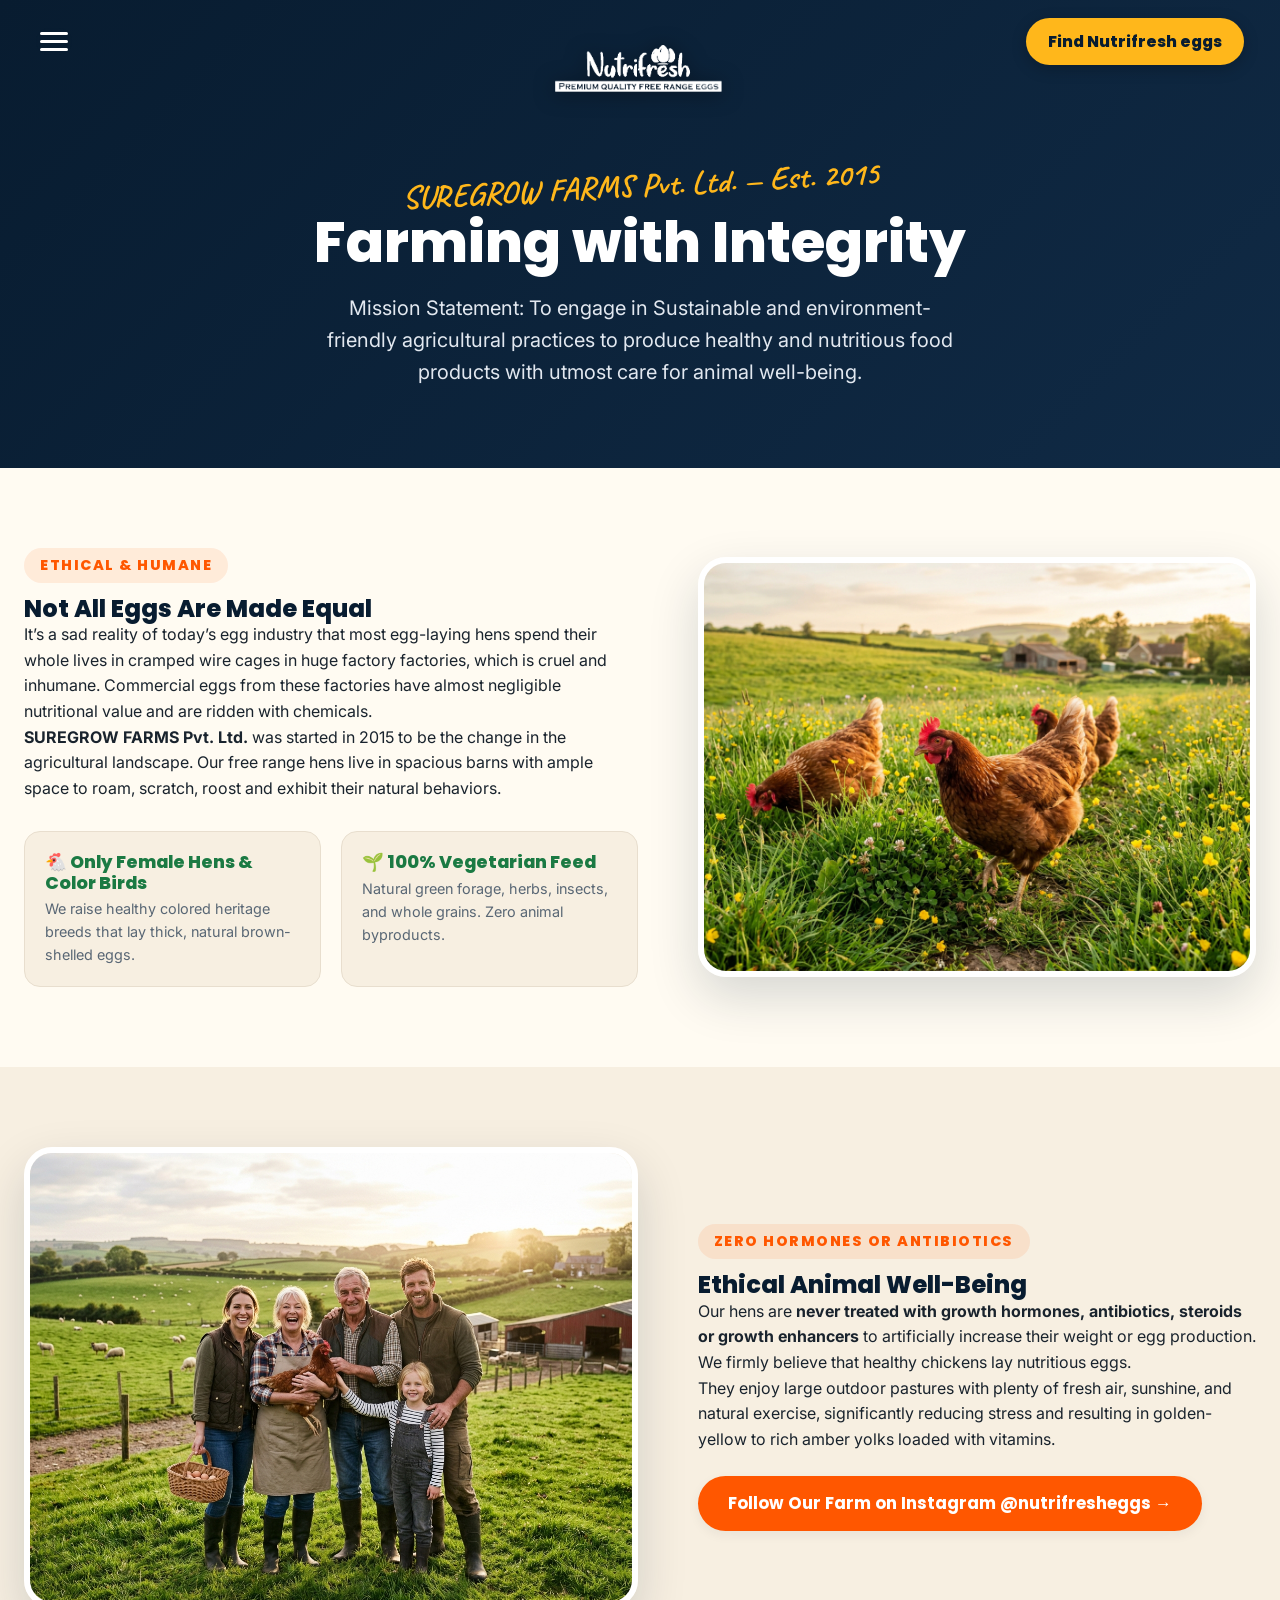
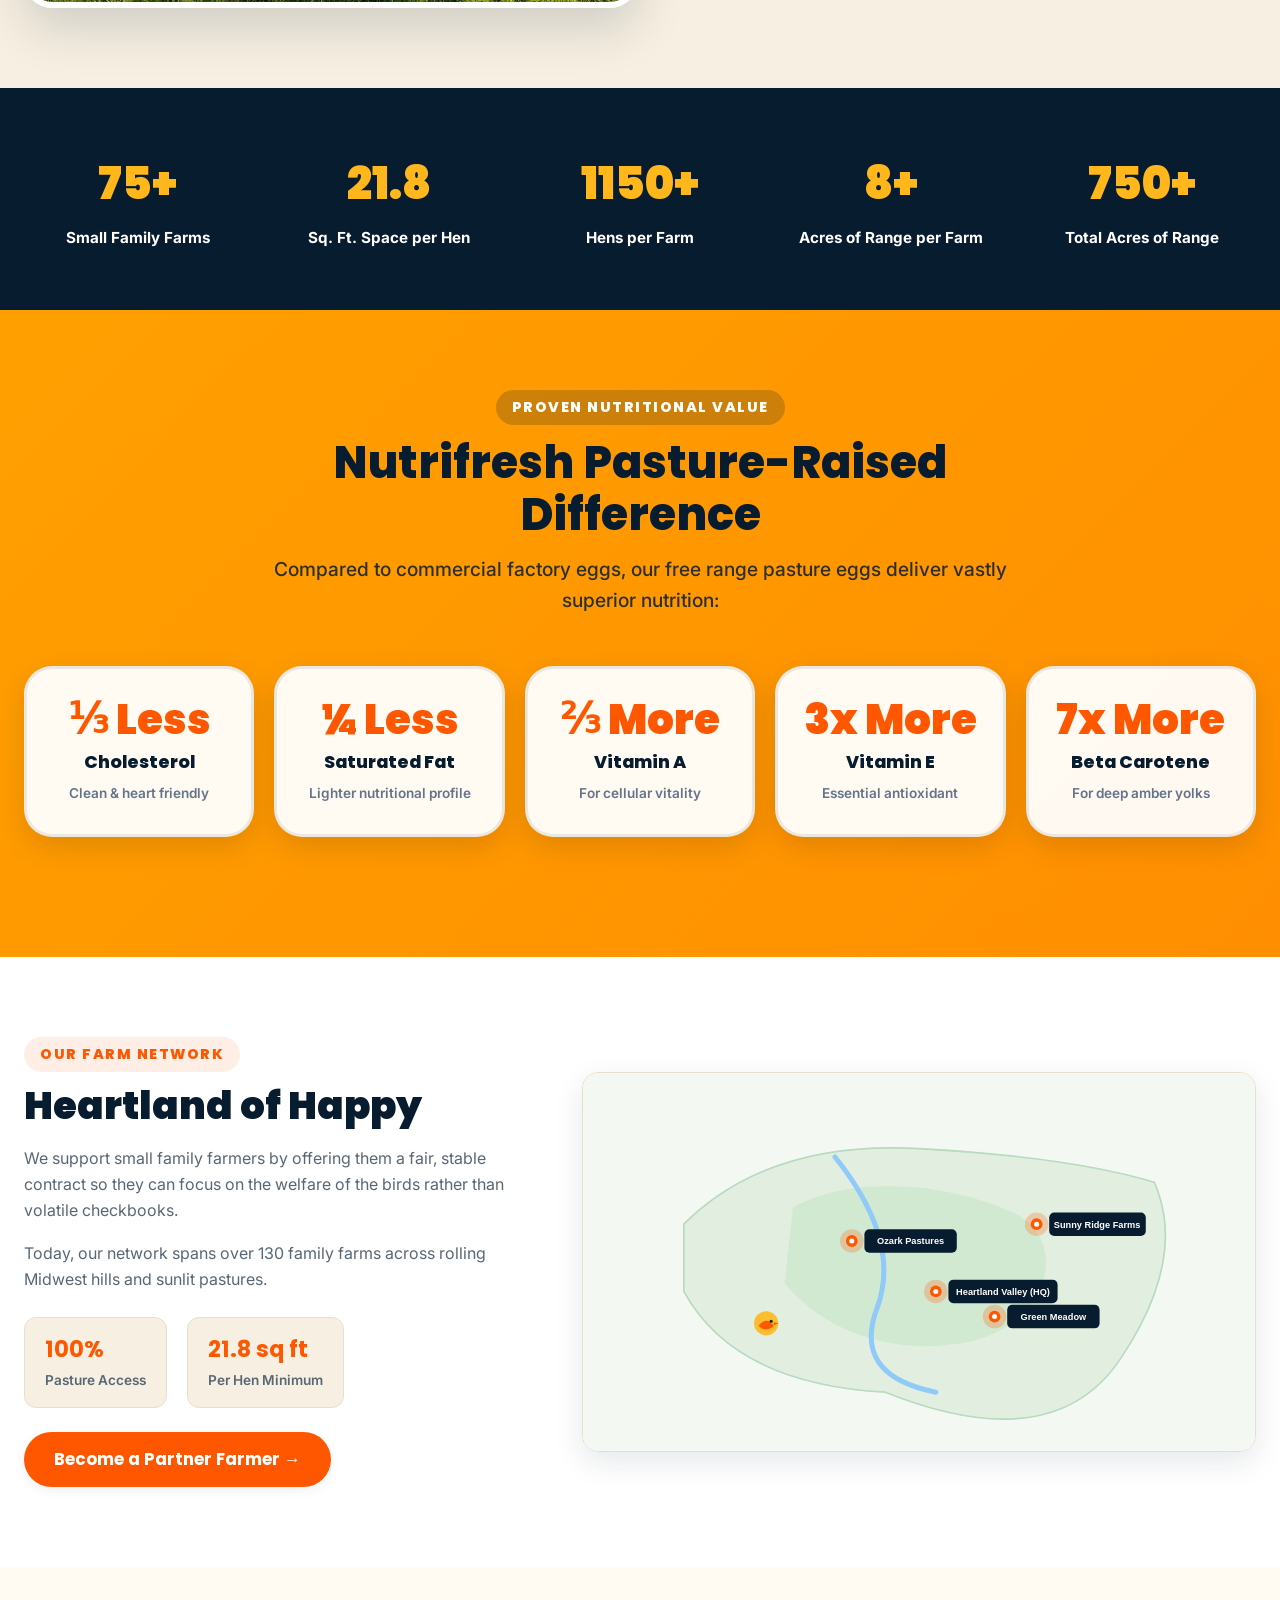
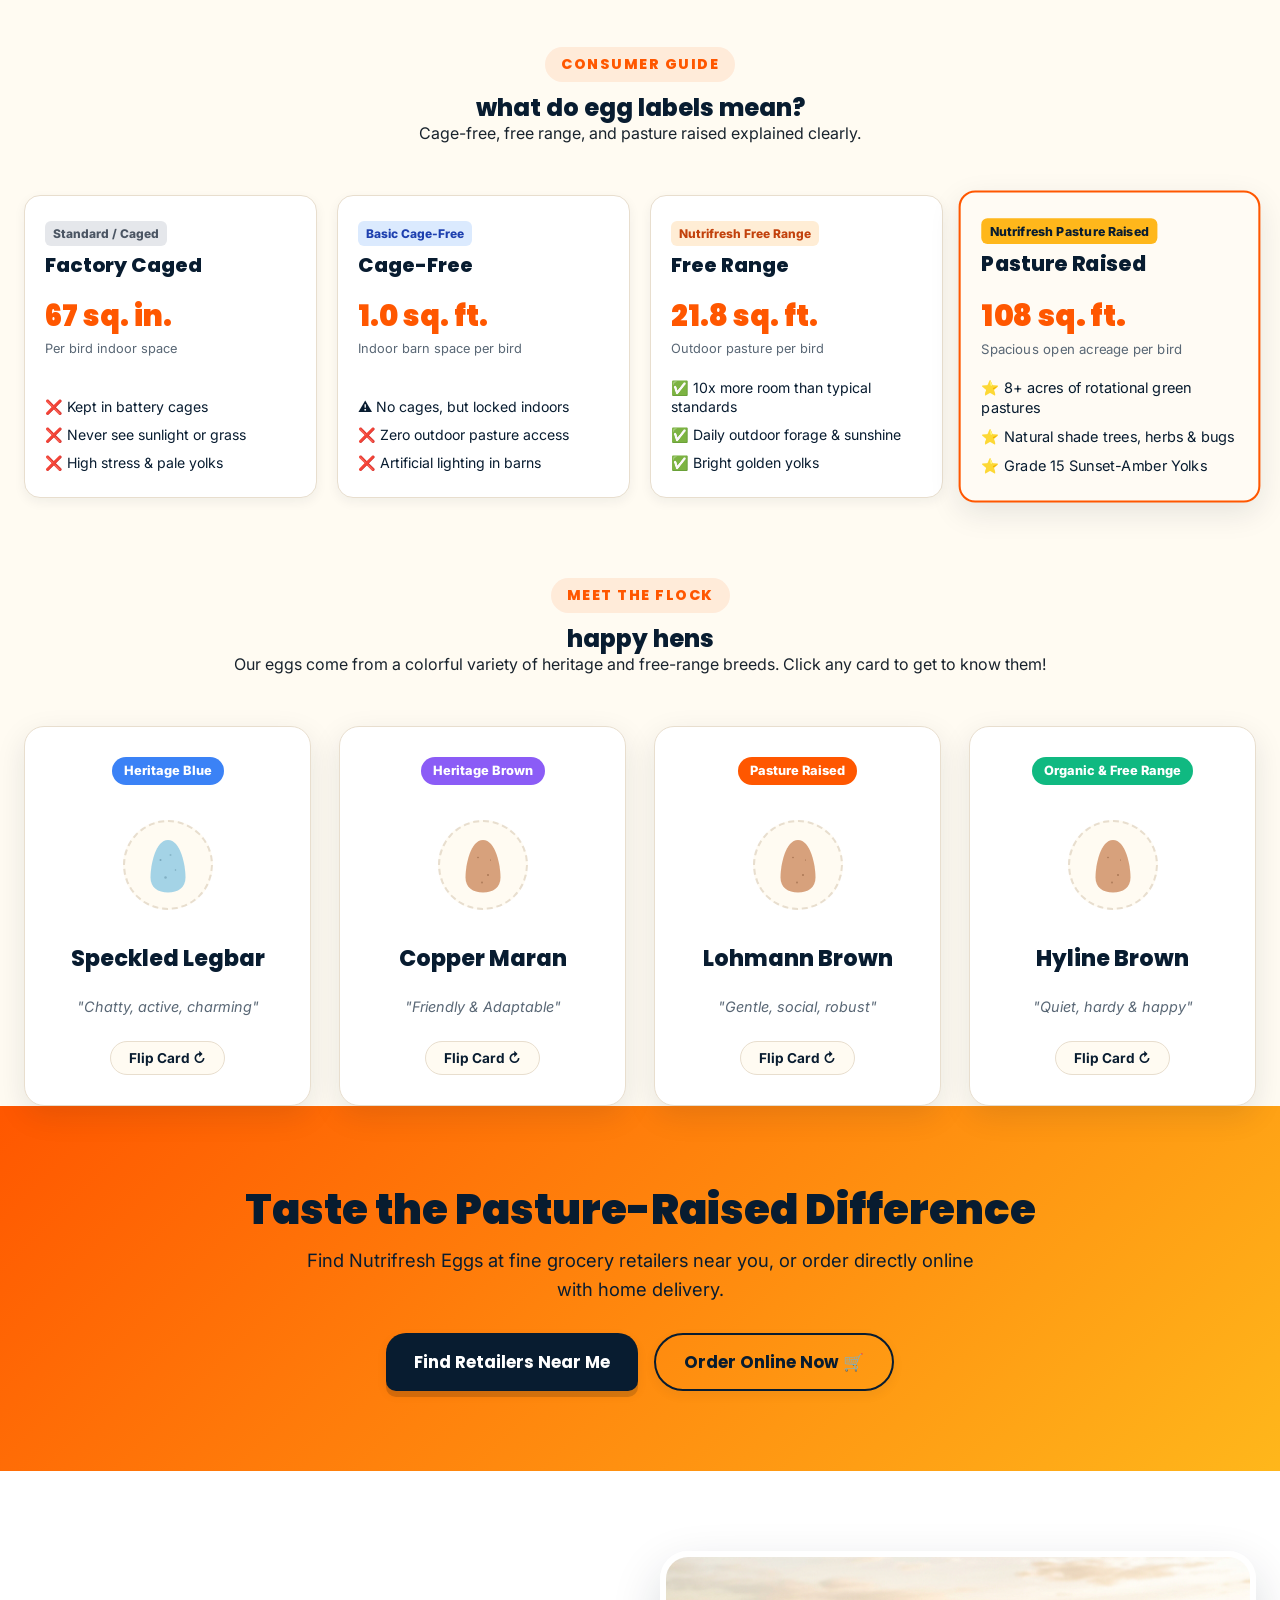
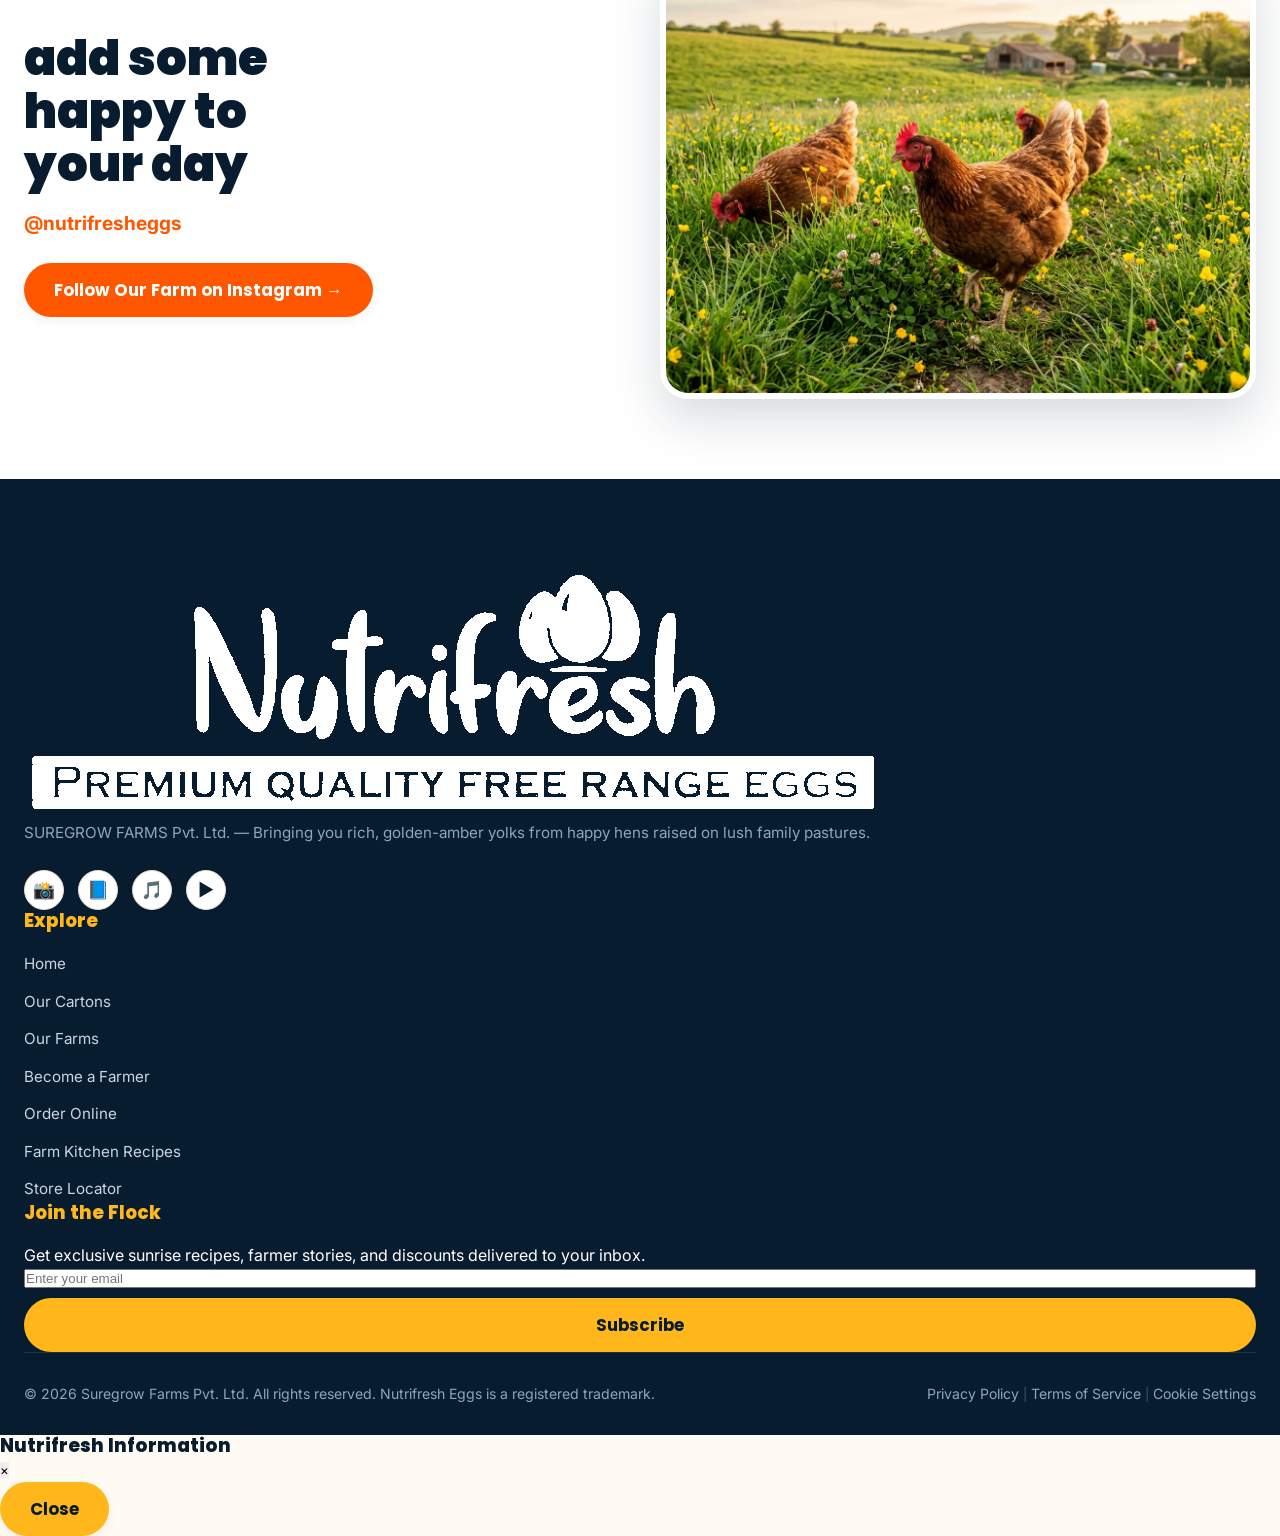
<file: our-farms.html>
<!DOCTYPE html>
<html lang="en">
<head>
  <meta charset="UTF-8">
  <meta name="viewport" content="width=device-width, initial-scale=1.0">
  <title>Our Sustainable Farms & Welfare Standards | Nutrifresh Eggs</title>
  <meta name="description" content="Explore Nutrifresh Eggs' ethical farm standards: 21.8 sq ft of pasture per hen, solar-powered barns, regenerative agriculture, and American Humane Certified family farms.">
  <link rel="icon" type="image/png" href="assets/favicon-icon.png">
  <link rel="preconnect" href="https://fonts.googleapis.com">
  <link rel="preconnect" href="https://fonts.gstatic.com" crossorigin>
  <link href="https://fonts.googleapis.com/css2?family=Caveat:wght@700&family=Inter:wght@400;500;600;700&family=Poppins:wght@600;700;800;900&display=swap" rel="stylesheet">
  <link rel="stylesheet" href="styles.css">
</head>
<body class="farms-page">

  <!-- ==========================================
       Sticky Header (Happy Egg Exact Layout)
       ========================================== -->
  <header class="site-header happy-header-layout">
    <div class="header-container happy-nav-container">
      <div class="header-left">
        <button class="drawer-trigger drawer-toggle happy-hamburger-btn" id="menuToggle" aria-label="Open Navigation Menu" aria-expanded="false">
          <div class="hamburger-icon">
            <span></span>
            <span></span>
            <span></span>
          </div>
          <span style="display:none;">Menu</span>
        </button>
      </div>

      <div class="header-center">
        <a href="index.html" class="logo-brand happy-center-logo" aria-label="Nutrifresh Homepage">
          <img src="assets/images/nutrifresh-logo-hires.png" alt="Nutrifresh - Premium Quality Free Range Eggs" class="brand-logo-img">
        </a>
      </div>

      <nav aria-label="Main Navigation" style="display:none;">
        <ul class="nav-links">
          <li><a href="index.html">Home</a></li>
          <li><a href="products.html">Our Eggs</a></li>
          <li><a href="our-farms.html" class="active">Our Farms</a></li>
          <li><a href="become-a-farmer.html">Become a Farmer</a></li>
          <li><a href="order-online.html">Order Online</a></li>
          <li><a href="store-locator.html">Find In Store</a></li>
          <li><a href="recipes.html">Recipes</a></li>
        </ul>
      </nav>

      <div class="header-right">
        <a href="store-locator.html" class="btn btn-primary nav-cta happy-find-btn">
          <span>Find Nutrifresh eggs</span>
        </a>
      </div>
    </div>
  </header>

  <!-- ==========================================
       Slideout Drawer Menu (Exact Happy Egg Orange Layout)
       ========================================== -->
  <div class="drawer-overlay" id="drawerOverlay">
    <div class="slideout-drawer happy-drawer-theme" id="navDrawer" role="dialog" aria-modal="true" aria-label="Navigation Drawer">
      <div class="drawer-header-happy">
        <button class="drawer-close" id="drawerClose" aria-label="Close menu">&times;</button>
      </div>

      <div class="drawer-body-happy">
        <div class="drawer-two-col">
          <!-- Primary Navigation -->
          <div class="drawer-col-primary">
            <ul class="drawer-nav-list happy-nav-primary">
              <li><a href="index.html"><span>Home</span> <span class="drawer-arrow">→</span></a></li>
              <li><a href="products.html"><span>Nutrifresh eggs</span> <span class="drawer-arrow">→</span></a></li>
              <li><a href="our-farms.html" class="active-drawer-item"><span>Nutrifresh Farms</span> <span class="drawer-arrow">→</span></a></li>
              <li><a href="become-a-farmer.html"><span>Become a farmer</span> <span class="drawer-arrow">→</span></a></li>
              <li><a href="index.html#about"><span>About</span> <span class="drawer-arrow">→</span></a></li>
              <li><a href="recipes.html"><span>Blog</span> <span class="drawer-arrow">→</span></a></li>
              <li style="display:none;"><a href="store-locator.html">Store Locator</a></li>
              <li style="display:none;"><a href="order-online.html">Order Online</a></li>
            </ul>
          </div>

          <!-- Secondary Links Right -->
          <div class="drawer-col-secondary">
            <ul class="drawer-secondary-links">
              <li><a href="become-a-farmer.html#faqs" class="drawer-quick-link">FAQs</a></li>
              <li><a href="our-farms.html">Press</a></li>
              <li><a href="index.html#contact-us">Contact</a></li>
              <li><a href="store-locator.html">Find in Store</a></li>
            </ul>
            <div class="drawer-contact-box">
              <p class="drawer-q-title">Questions?</p>
              <p class="drawer-q-sub">We're happy to help!</p>
              <a href="mailto:support@nutrifresheggs.com" class="drawer-email-link">support@nutrifresheggs.com</a>
              <div class="drawer-socials-row">
                <a href="https://www.instagram.com/nutrifresheggs?igsh=MWg3OXlhZmRjcnI1ZA==" target="_blank" rel="noopener noreferrer" aria-label="Instagram">📸</a>
                <a href="https://www.instagram.com/nutrifresheggs?igsh=MWg3OXlhZmRjcnI1ZA==" target="_blank" rel="noopener noreferrer" aria-label="Facebook">📘</a>
                <a href="https://www.instagram.com/nutrifresheggs?igsh=MWg3OXlhZmRjcnI1ZA==" target="_blank" rel="noopener noreferrer" aria-label="TikTok">🎵</a>
                <a href="https://www.instagram.com/nutrifresheggs?igsh=MWg3OXlhZmRjcnI1ZA==" target="_blank" rel="noopener noreferrer" aria-label="YouTube">▶️</a>
              </div>
            </div>
          </div>
        </div>

        <!-- Bottom Cartons Strip -->
        <div class="drawer-cartons-section happy-cartons-strip">
          <div class="drawer-cartons-title" style="color: #fff; opacity: 0.9;">Explore Our Pasture Cartons</div>
          <div class="drawer-cartons-grid">
            <a href="products.html#heritage" class="drawer-carton-item">
              <img src="assets/images/heritage-carton.jpg" alt="Heritage Amber Carton">
              <span>Heritage Amber</span>
            </a>
            <a href="products.html#pasture" class="drawer-carton-item">
              <img src="assets/images/pasture-carton.jpg" alt="Pasture Raised Carton">
              <span>Pasture Raised</span>
            </a>
            <a href="products.html#organic" class="drawer-carton-item">
              <img src="assets/images/organic-carton.jpg" alt="Organic Free Range Carton">
              <span>Organic Free Range</span>
            </a>
            <a href="products.html#freerange" class="drawer-carton-item">
              <img src="assets/images/freerange-carton.jpg" alt="Free Range Carton">
              <span>Free Range Brown</span>
            </a>
          </div>
          <div class="drawer-cta-bottom" style="margin-top: 20px; text-align: center;">
            <a href="order-online.html" class="btn btn-carton-shape" style="background: #081C30; color: #fff; padding: 12px 28px; width: 100%;">
              Order Online / Get Nutrifresh 🛒
            </a>
          </div>
        </div>
      </div>
    </div>
  </div>

  <!-- ==========================================
       Page Hero
       ========================================== -->
  <section class="page-hero">
    <div class="container">
      <span class="script-text" style="color: var(--primary-yellow); font-size: 2rem;">SUREGROW FARMS Pvt. Ltd. — Est. 2015</span>
      <h1>Farming with Integrity</h1>
      <p>Mission Statement: To engage in Sustainable and environment-friendly agricultural practices to produce healthy and nutritious food products with utmost care for animal well-being.</p>
    </div>
  </section>

  <!-- ==========================================
       Farm Story Block 1
       ========================================== -->
  <section class="farm-story-block">
    <div class="container">
      <div class="farm-story-grid">
        <div>
          <span class="section-tag">Ethical &amp; Humane</span>
          <h2>Not All Eggs Are Made Equal</h2>
          <p>It’s a sad reality of today’s egg industry that most egg-laying hens spend their whole lives in cramped wire cages in huge factory factories, which is cruel and inhumane. Commercial eggs from these factories have almost negligible nutritional value and are ridden with chemicals.</p>
          <p><strong>SUREGROW FARMS Pvt. Ltd.</strong> was started in 2015 to be the change in the agricultural landscape. Our free range hens live in spacious barns with ample space to roam, scratch, roost and exhibit their natural behaviors.</p>

          <div class="farm-badge-grid">
            <div class="farm-badge-box">
              <h4>🐔 Only Female Hens &amp; Color Birds</h4>
              <p style="font-size: 0.9rem; color: var(--muted-text);">We raise healthy colored heritage breeds that lay thick, natural brown-shelled eggs.</p>
            </div>
            <div class="farm-badge-box">
              <h4>🌱 100% Vegetarian Feed</h4>
              <p style="font-size: 0.9rem; color: var(--muted-text);">Natural green forage, herbs, insects, and whole grains. Zero animal byproducts.</p>
            </div>
          </div>
        </div>

        <div>
          <img src="assets/images/hens-pasture.jpg" alt="Nutrifresh Pasture Hens" style="border-radius: var(--radius-lg); box-shadow: var(--shadow-lg); border: 6px solid var(--white);">
        </div>
      </div>
    </div>
  </section>

  <!-- ==========================================
       Farm Story Block 2
       ========================================== -->
  <section class="farm-story-block" style="background: var(--cream-alt);">
    <div class="container">
      <div class="farm-story-grid">
        <div style="order: 2;">
          <span class="section-tag">Zero Hormones or Antibiotics</span>
          <h2>Ethical Animal Well-Being</h2>
          <p>Our hens are <strong>never treated with growth hormones, antibiotics, steroids or growth enhancers</strong> to artificially increase their weight or egg production. We firmly believe that healthy chickens lay nutritious eggs.</p>
          <p>They enjoy large outdoor pastures with plenty of fresh air, sunshine, and natural exercise, significantly reducing stress and resulting in golden-yellow to rich amber yolks loaded with vitamins.</p>
          
          <div style="margin-top: 24px;">
            <a href="https://www.instagram.com/nutrifresheggs?igsh=MWg3OXlhZmRjcnI1ZA==" target="_blank" rel="noopener noreferrer" class="btn btn-orange">Follow Our Farm on Instagram @nutrifresheggs →</a>
          </div>
        </div>

        <div style="order: 1;">
          <img src="assets/images/nutrifresh_farmer_pasture.jpg" alt="Nutrifresh Farmer in Field" style="border-radius: var(--radius-lg); box-shadow: var(--shadow-lg); border: 6px solid var(--white);">
        </div>
      </div>
    </div>
  </section>

  <!-- ==========================================
       Animated Stats Element (Exact Happy Egg Values)
       ========================================== -->
  <section class="stats-counter-section" style="padding: 60px 0; background: var(--deep-navy); color: #fff;">
    <div class="container">
      <div class="stats-counter-strip" style="display: grid; grid-template-columns: repeat(auto-fit, minmax(180px, 1fr)); gap: 24px; text-align: center;">
        <div class="stat-counter-box">
          <div class="stat-num-row" style="font-family: var(--font-heading); font-size: 2.8rem; font-weight: 900; color: var(--primary-yellow);">
            <span class="stat-number" data-target="75">75</span><span class="stat-plus">+</span>
          </div>
          <div class="stat-label-text" style="font-size: 0.95rem; font-weight: 700; margin-top: 6px;">Small Family Farms</div>
        </div>

        <div class="stat-counter-box">
          <div class="stat-num-row" style="font-family: var(--font-heading); font-size: 2.8rem; font-weight: 900; color: var(--primary-yellow);">
            <span class="stat-number" data-target="21.8" data-decimal="1">21.8</span>
          </div>
          <div class="stat-label-text" style="font-size: 0.95rem; font-weight: 700; margin-top: 6px;">Sq. Ft. Space per Hen</div>
        </div>

        <div class="stat-counter-box">
          <div class="stat-num-row" style="font-family: var(--font-heading); font-size: 2.8rem; font-weight: 900; color: var(--primary-yellow);">
            <span class="stat-number" data-target="1150">1150</span><span class="stat-plus">+</span>
          </div>
          <div class="stat-label-text" style="font-size: 0.95rem; font-weight: 700; margin-top: 6px;">Hens per Farm</div>
        </div>

        <div class="stat-counter-box">
          <div class="stat-num-row" style="font-family: var(--font-heading); font-size: 2.8rem; font-weight: 900; color: var(--primary-yellow);">
            <span class="stat-number" data-target="8">8</span><span class="stat-plus">+</span>
          </div>
          <div class="stat-label-text" style="font-size: 0.95rem; font-weight: 700; margin-top: 6px;">Acres of Range per Farm</div>
        </div>

        <div class="stat-counter-box">
          <div class="stat-num-row" style="font-family: var(--font-heading); font-size: 2.8rem; font-weight: 900; color: var(--primary-yellow);">
            <span class="stat-number" data-target="750">750</span><span class="stat-plus">+</span>
          </div>
          <div class="stat-label-text" style="font-size: 0.95rem; font-weight: 700; margin-top: 6px;">Total Acres of Range</div>
        </div>
      </div>
    </div>
  </section>

  <!-- ==========================================
       Nutritional Highlights
       ========================================== -->
  <section class="nutrition-power-section">
    <div class="container">
      <div class="nutrition-power-header">
        <span class="section-tag">Proven Nutritional Value</span>
        <h2>Nutrifresh Pasture-Raised Difference</h2>
        <p>Compared to commercial factory eggs, our free range pasture eggs deliver vastly superior nutrition:</p>
      </div>

      <div class="nutrition-facts-grid">
        <div class="nutrition-fact-card">
          <div class="fact-big-stat">⅓ Less</div>
          <div class="fact-label">Cholesterol</div>
          <div class="fact-subtext">Clean &amp; heart friendly</div>
        </div>

        <div class="nutrition-fact-card">
          <div class="fact-big-stat">¼ Less</div>
          <div class="fact-label">Saturated Fat</div>
          <div class="fact-subtext">Lighter nutritional profile</div>
        </div>

        <div class="nutrition-fact-card">
          <div class="fact-big-stat">⅔ More</div>
          <div class="fact-label">Vitamin A</div>
          <div class="fact-subtext">For cellular vitality</div>
        </div>

        <div class="nutrition-fact-card">
          <div class="fact-big-stat">3x More</div>
          <div class="fact-label">Vitamin E</div>
          <div class="fact-subtext">Essential antioxidant</div>
        </div>

        <div class="nutrition-fact-card">
          <div class="fact-big-stat">7x More</div>
          <div class="fact-label">Beta Carotene</div>
          <div class="fact-subtext">For deep amber yolks</div>
        </div>
      </div>
    </div>
  </section>

  <!-- ==========================================
       Heartland Farm Regional Map
       ========================================== -->
  <section class="heartland-map-section">
    <div class="container">
      <div class="map-section-grid">
        <div class="map-info-panel">
          <span class="section-tag">OUR FARM NETWORK</span>
          <h2>Heartland of Happy</h2>
          <p>We support small family farmers by offering them a fair, stable contract so they can focus on the welfare of the birds rather than volatile checkbooks.</p>
          <p>Today, our network spans over 130 family farms across rolling Midwest hills and sunlit pastures.</p>
          <div class="map-stats-mini">
            <div class="mini-stat-item">
              <strong>100%</strong>
              <span>Pasture Access</span>
            </div>
            <div class="mini-stat-item">
              <strong>21.8 sq ft</strong>
              <span>Per Hen Minimum</span>
            </div>
          </div>
          <div style="margin-top: 24px;">
            <a href="become-a-farmer.html" class="btn btn-orange">Become a Partner Farmer →</a>
          </div>
        </div>

        <div class="map-visual-panel">
          <img src="assets/farm_map.svg" alt="Nutrifresh Heartland Farm Map" class="farm-interactive-map-img">
        </div>
      </div>
    </div>
  </section>

  <!-- ==========================================
       What Do Egg Labels Mean? (Comparative Infographic)
       ========================================== -->
  <section class="egg-labels-section">
    <div class="container">
      <div class="section-title-wrap text-center">
        <span class="section-tag">CONSUMER GUIDE</span>
        <h2>what do egg labels mean?</h2>
        <p class="section-subtitle">Cage-free, free range, and pasture raised explained clearly.</p>
      </div>

      <div class="egg-labels-grid">
        <div class="label-card standard">
          <div class="label-card-header">
            <span class="label-badge grey">Standard / Caged</span>
            <h3>Factory Caged</h3>
          </div>
          <div class="label-space-metric">67 sq. in.</div>
          <p class="label-metric-desc">Per bird indoor space</p>
          <ul class="label-points">
            <li>❌ Kept in battery cages</li>
            <li>❌ Never see sunlight or grass</li>
            <li>❌ High stress &amp; pale yolks</li>
          </ul>
        </div>

        <div class="label-card cage-free">
          <div class="label-card-header">
            <span class="label-badge light-blue">Basic Cage-Free</span>
            <h3>Cage-Free</h3>
          </div>
          <div class="label-space-metric">1.0 sq. ft.</div>
          <p class="label-metric-desc">Indoor barn space per bird</p>
          <ul class="label-points">
            <li>⚠️ No cages, but locked indoors</li>
            <li>❌ Zero outdoor pasture access</li>
            <li>❌ Artificial lighting in barns</li>
          </ul>
        </div>

        <div class="label-card free-range">
          <div class="label-card-header">
            <span class="label-badge orange">Nutrifresh Free Range</span>
            <h3>Free Range</h3>
          </div>
          <div class="label-space-metric">21.8 sq. ft.</div>
          <p class="label-metric-desc">Outdoor pasture per bird</p>
          <ul class="label-points">
            <li>✅ 10x more room than typical standards</li>
            <li>✅ Daily outdoor forage &amp; sunshine</li>
            <li>✅ Bright golden yolks</li>
          </ul>
        </div>

        <div class="label-card pasture-raised featured">
          <div class="label-card-header">
            <span class="label-badge gold">Nutrifresh Pasture Raised</span>
            <h3>Pasture Raised</h3>
          </div>
          <div class="label-space-metric">108 sq. ft.</div>
          <p class="label-metric-desc">Spacious open acreage per bird</p>
          <ul class="label-points">
            <li>⭐ 8+ acres of rotational green pastures</li>
            <li>⭐ Natural shade trees, herbs &amp; bugs</li>
            <li>⭐ Grade 15 Sunset-Amber Yolks</li>
          </ul>
        </div>
      </div>
    </div>
  </section>

  <!-- ==========================================
       Happy Hens Chicken Flip-Cards Showcase
       ========================================== -->
  <section class="happy-hens-section">
    <div class="container">
      <div class="section-title-wrap text-center">
        <span class="section-tag">MEET THE FLOCK</span>
        <h2>happy hens</h2>
        <p class="section-subtitle">Our eggs come from a colorful variety of heritage and free-range breeds. Click any card to get to know them!</p>
      </div>

      <div class="chicken-cards-grid">
        
        <!-- Card 1: Heritage Blue (Speckled Legbar) -->
        <div class="chicken-flip-card" data-hen="legbar">
          <div class="card-inner">
            <div class="card-front-side">
              <div class="hen-badge-tag blue">Heritage Blue</div>
              <div class="hen-avatar-circle">
                <img src="assets/heritage_blue_egg.svg" alt="Heritage Blue Egg">
              </div>
              <h3>Speckled Legbar</h3>
              <p class="hen-personality">"Chatty, active, charming"</p>
              <button type="button" class="btn-flip-card">Flip Card ↻</button>
            </div>
            <div class="card-back-side">
              <h4>Heritage Blue Hen</h4>
              <span class="hen-carton-pill blue">Blue Carton</span>
              <div class="hen-stat-line">
                <strong>Size:</strong> Medium, ~5 lbs
              </div>
              <div class="hen-stat-line">
                <strong>Personality:</strong> Curious, energetic, loves chasing grasshoppers
              </div>
              <div class="hen-stat-line">
                <strong>Egg Color:</strong> Sky blue to pastel seafoam green
              </div>
              <button type="button" class="btn-flip-card">Flip Back ↺</button>
            </div>
          </div>
        </div>

        <!-- Card 2: Heritage Brown (Copper Maran) -->
        <div class="chicken-flip-card" data-hen="maran">
          <div class="card-inner">
            <div class="card-front-side">
              <div class="hen-badge-tag brown">Heritage Brown</div>
              <div class="hen-avatar-circle">
                <img src="assets/heritage_brown_egg.svg" alt="Heritage Brown Egg">
              </div>
              <h3>Copper Maran</h3>
              <p class="hen-personality">"Friendly &amp; Adaptable"</p>
              <button type="button" class="btn-flip-card">Flip Card ↻</button>
            </div>
            <div class="card-back-side">
              <h4>Copper Maran Hen</h4>
              <span class="hen-carton-pill blue">Blue Carton</span>
              <div class="hen-stat-line">
                <strong>Size:</strong> Heavy, 5.5 – 6.5 lbs
              </div>
              <div class="hen-stat-line">
                <strong>Personality:</strong> Calm, regal, feathered shanks
              </div>
              <div class="hen-stat-line">
                <strong>Egg Color:</strong> Deep chocolate brown with rich speckles
              </div>
              <button type="button" class="btn-flip-card">Flip Back ↺</button>
            </div>
          </div>
        </div>

        <!-- Card 3: Lohmann Brown -->
        <div class="chicken-flip-card" data-hen="lohmann">
          <div class="card-inner">
            <div class="card-front-side">
              <div class="hen-badge-tag yellow">Pasture Raised</div>
              <div class="hen-avatar-circle">
                <img src="assets/heritage_brown_egg.svg" alt="Pasture Egg">
              </div>
              <h3>Lohmann Brown</h3>
              <p class="hen-personality">"Gentle, social, robust"</p>
              <button type="button" class="btn-flip-card">Flip Card ↻</button>
            </div>
            <div class="card-back-side">
              <h4>Lohmann Brown Hen</h4>
              <span class="hen-carton-pill yellow">Yellow Carton</span>
              <div class="hen-stat-line">
                <strong>Size:</strong> Medium, 3.8 – 4.6 lbs
              </div>
              <div class="hen-stat-line">
                <strong>Personality:</strong> Social, loves foraging herbs and clover
              </div>
              <div class="hen-stat-line">
                <strong>Egg Color:</strong> Large warm terracotta brown
              </div>
              <button type="button" class="btn-flip-card">Flip Back ↺</button>
            </div>
          </div>
        </div>

        <!-- Card 4: Hyline Brown -->
        <div class="chicken-flip-card" data-hen="hyline">
          <div class="card-inner">
            <div class="card-front-side">
              <div class="hen-badge-tag green">Organic &amp; Free Range</div>
              <div class="hen-avatar-circle">
                <img src="assets/heritage_brown_egg.svg" alt="Organic Egg">
              </div>
              <h3>Hyline Brown</h3>
              <p class="hen-personality">"Quiet, hardy &amp; happy"</p>
              <button type="button" class="btn-flip-card">Flip Card ↻</button>
            </div>
            <div class="card-back-side">
              <h4>Hyline Brown Hen</h4>
              <span class="hen-carton-pill green">Green &amp; White Carton</span>
              <div class="hen-stat-line">
                <strong>Size:</strong> Medium, 3.5 – 4.5 lbs
              </div>
              <div class="hen-stat-line">
                <strong>Personality:</strong> Quiet temperament, thrives outdoors
              </div>
              <div class="hen-stat-line">
                <strong>Egg Color:</strong> Very large golden brown
              </div>
              <button type="button" class="btn-flip-card">Flip Back ↺</button>
            </div>
          </div>
        </div>

      </div>
    </div>
  </section>

  <!-- ==========================================
       Store Locator Callout Section
       ========================================== -->
  <section class="farm-cta-section" style="padding: 80px 0; background: linear-gradient(135deg, var(--yolk-orange), var(--primary-yellow)); color: var(--deep-navy);">
    <div class="container text-center">
      <h2 style="font-family: var(--font-heading); font-size: 2.6rem; font-weight: 900; margin-bottom: 12px;">Taste the Pasture-Raised Difference</h2>
      <p style="font-size: 1.15rem; max-width: 680px; margin: 0 auto 28px;">Find Nutrifresh Eggs at fine grocery retailers near you, or order directly online with home delivery.</p>
      <div class="farm-cta-buttons" style="display: flex; gap: 16px; justify-content: center; flex-wrap: wrap;">
        <a href="store-locator.html" class="btn btn-navy btn-carton-shape" style="padding: 14px 28px;">Find Retailers Near Me</a>
        <a href="order-online.html" class="btn btn-outline-navy" style="padding: 14px 28px;">Order Online Now 🛒</a>
      </div>
    </div>
  </section>

  <!-- ==========================================
       Follow Us Instagram Banner
       ========================================== -->
  <section class="farms-follow-section" style="padding: 80px 0; background: #FFFFFF;">
    <div class="container">
      <div class="follow-content-row" style="display: grid; grid-template-columns: 1fr 1fr; gap: 40px; align-items: center;">
        <div class="follow-text-col">
          <h2 style="font-family: var(--font-heading); font-size: 3rem; font-weight: 900; line-height: 1.1; color: var(--deep-navy);">add some<br>happy to<br>your day</h2>
          <p class="instagram-handle" style="font-size: 1.2rem; font-weight: 700; color: var(--yolk-orange); margin: 16px 0 24px;">@nutrifresheggs</p>
          <a href="https://www.instagram.com/nutrifresheggs?igsh=MWg3OXlhZmRjcnI1ZA==" target="_blank" rel="noopener noreferrer" class="btn btn-orange">Follow Our Farm on Instagram →</a>
        </div>
        <div class="follow-image-col">
          <img src="assets/images/hen-pasture-1.jpg" alt="Nutrifresh Pasture Hen" class="follow-grid-img" style="border-radius: var(--radius-lg); box-shadow: var(--shadow-lg); width: 100%; border: 6px solid var(--white);">
        </div>
      </div>
    </div>
  </section>

  <!-- ==========================================
       Universal Footer
       ========================================== -->
  <footer class="site-footer">
    <div class="container">
      <div class="footer-grid">
        <div class="footer-col footer-brand">
          <a href="index.html" class="footer-logo">
            <img src="assets/images/nutrifresh-logo-white.png" alt="Nutrifresh Logo">
          </a>
          <p class="brand-tagline">SUREGROW FARMS Pvt. Ltd. — Bringing you rich, golden-amber yolks from happy hens raised on lush family pastures.</p>
          <div class="drawer-socials" style="margin-top: 18px;">
            <a href="https://www.instagram.com/nutrifresheggs?igsh=MWg3OXlhZmRjcnI1ZA==" target="_blank" rel="noopener noreferrer" class="drawer-social-btn" aria-label="Instagram">📸</a>
            <a href="https://www.instagram.com/nutrifresheggs?igsh=MWg3OXlhZmRjcnI1ZA==" target="_blank" rel="noopener noreferrer" class="drawer-social-btn" aria-label="Facebook">📘</a>
            <a href="https://www.instagram.com/nutrifresheggs?igsh=MWg3OXlhZmRjcnI1ZA==" target="_blank" rel="noopener noreferrer" class="drawer-social-btn" aria-label="TikTok">🎵</a>
            <a href="https://www.instagram.com/nutrifresheggs?igsh=MWg3OXlhZmRjcnI1ZA==" target="_blank" rel="noopener noreferrer" class="drawer-social-btn" aria-label="YouTube">▶️</a>
          </div>
        </div>

        <div class="footer-col footer-nav">
          <h4 class="footer-title">Explore</h4>
          <ul class="footer-links">
            <li><a href="index.html">Home</a></li>
            <li><a href="products.html">Our Cartons</a></li>
            <li><a href="our-farms.html">Our Farms</a></li>
            <li><a href="become-a-farmer.html">Become a Farmer</a></li>
            <li><a href="order-online.html">Order Online</a></li>
            <li><a href="recipes.html">Farm Kitchen Recipes</a></li>
            <li><a href="store-locator.html">Store Locator</a></li>
          </ul>
        </div>

        <div class="footer-col footer-newsletter-col">
          <h4 class="footer-title">Join the Flock</h4>
          <p>Get exclusive sunrise recipes, farmer stories, and discounts delivered to your inbox.</p>
          <form class="footer-newsletter-form" id="footerNewsletter" novalidate>
            <div class="newsletter-input-group">
              <input type="email" id="newsletterEmail" placeholder="Enter your email" required aria-label="Email for newsletter">
              <button type="submit" class="btn btn-primary">
                <span>Subscribe</span>
              </button>
            </div>
            <div id="newsletterFeedback"></div>
          </form>
        </div>
      </div>

      <div class="footer-bottom">
        <p>&copy; 2026 Suregrow Farms Pvt. Ltd. All rights reserved. Nutrifresh Eggs is a registered trademark.</p>
        <div class="footer-legal-links">
          <a href="products.html#traceability" class="legal-link" data-legal="privacy">Privacy Policy</a>
          <span class="legal-sep">|</span>
          <a href="products.html#traceability" class="legal-link" data-legal="terms">Terms of Service</a>
          <span class="legal-sep">|</span>
          <a href="products.html#traceability" class="legal-link" data-legal="cookies">Cookie Settings</a>
        </div>
      </div>
    </div>
  </footer>

  <!-- Floating Locator CTA -->
  <a href="store-locator.html" class="floating-cta-btn floating-locator-cta" aria-label="Find Stores Near You">
    <svg width="20" height="20" viewBox="0 0 24 24" fill="none" stroke="currentColor" stroke-width="2.5"><path d="M21 10c0 7-9 13-9 13s-9-6-9-13a9 9 0 0118 0z"/><circle cx="12" cy="10" r="3"/></svg>
    <span>Find in Store</span>
  </a>

  <!-- Legal & Information Modal -->
  <div class="modal-overlay" id="legalModal" role="dialog" aria-modal="true" aria-hidden="true">
    <div class="modal-card">
      <div class="modal-header">
        <h3 id="legalModalTitle">Nutrifresh Information</h3>
        <button class="modal-close" id="modalCloseBtn" aria-label="Close modal">&times;</button>
      </div>
      <div class="modal-body" id="legalModalContent">
        <!-- Dynamic Content -->
      </div>
      <div class="modal-footer">
        <button class="btn btn-primary" id="modalActionBtn">Close</button>
      </div>
    </div>
  </div>

  <script src="app.js"></script>
</body>
</html>
</file>
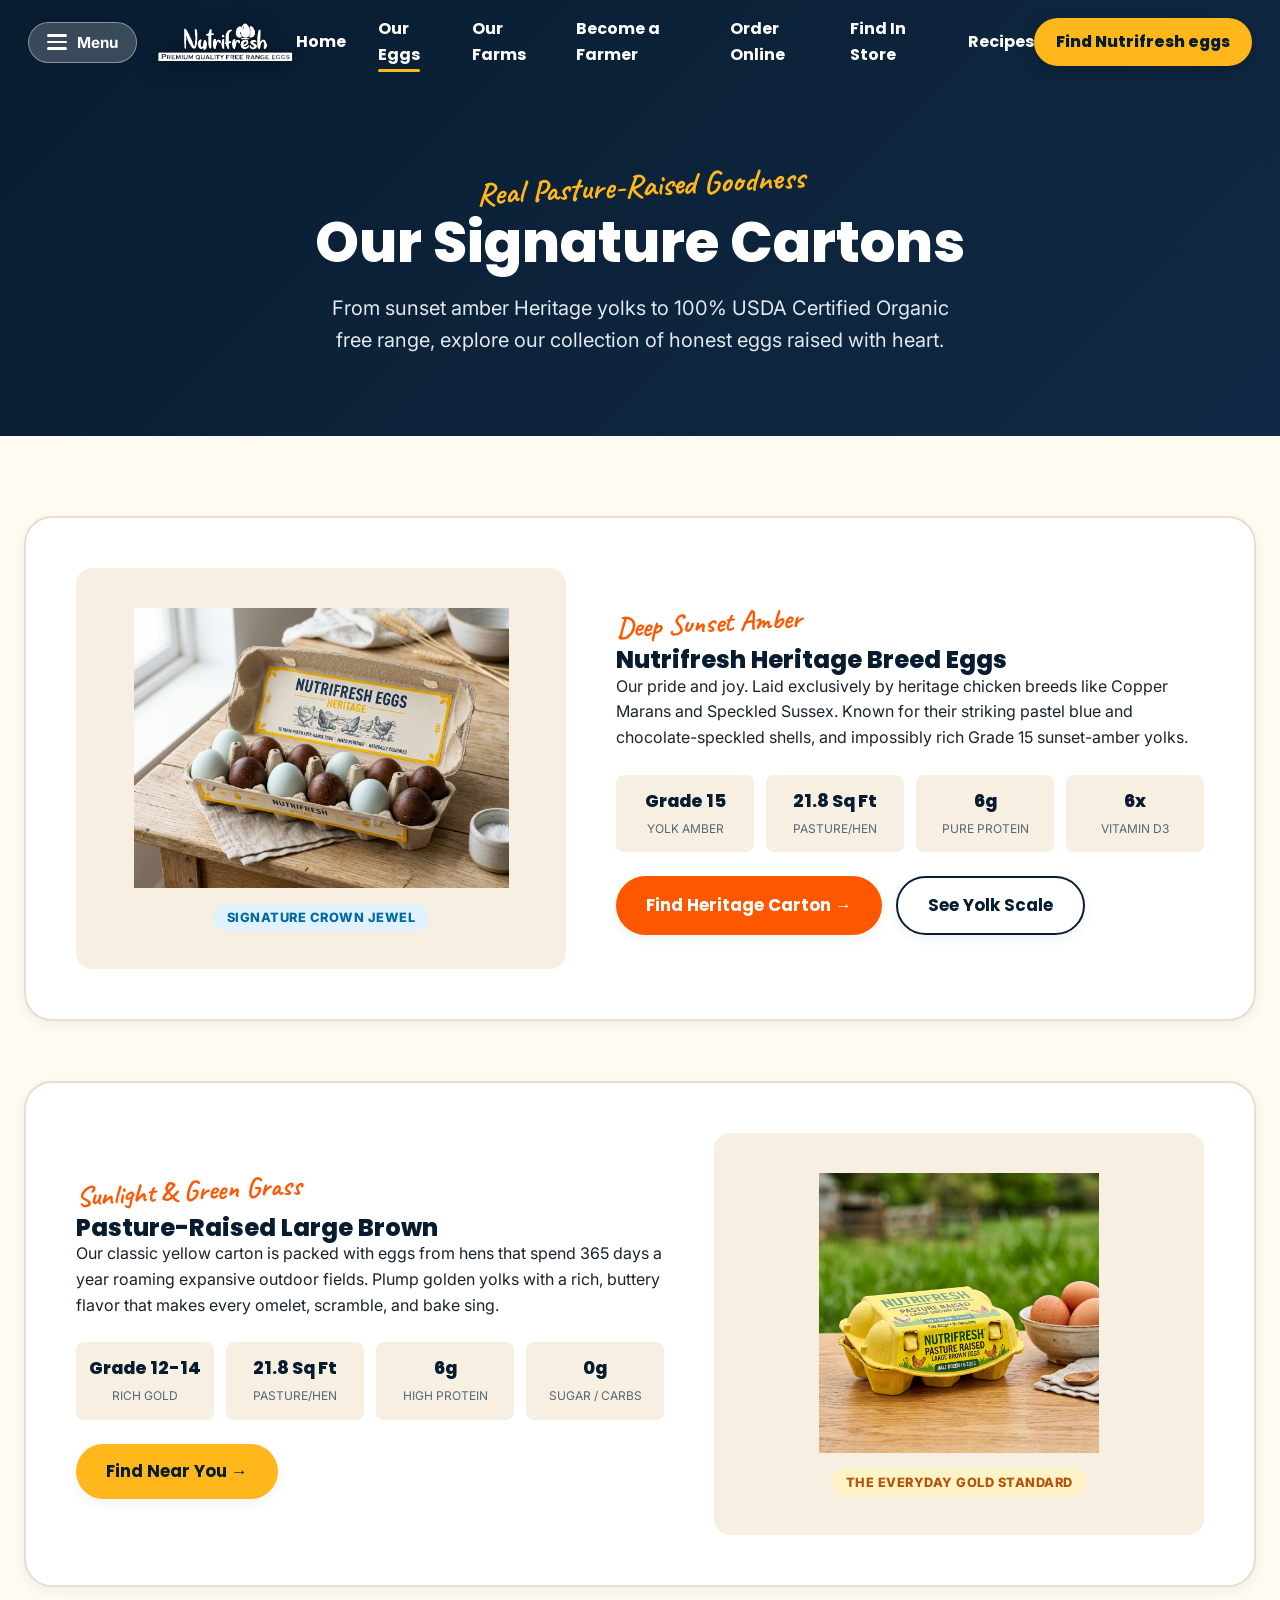
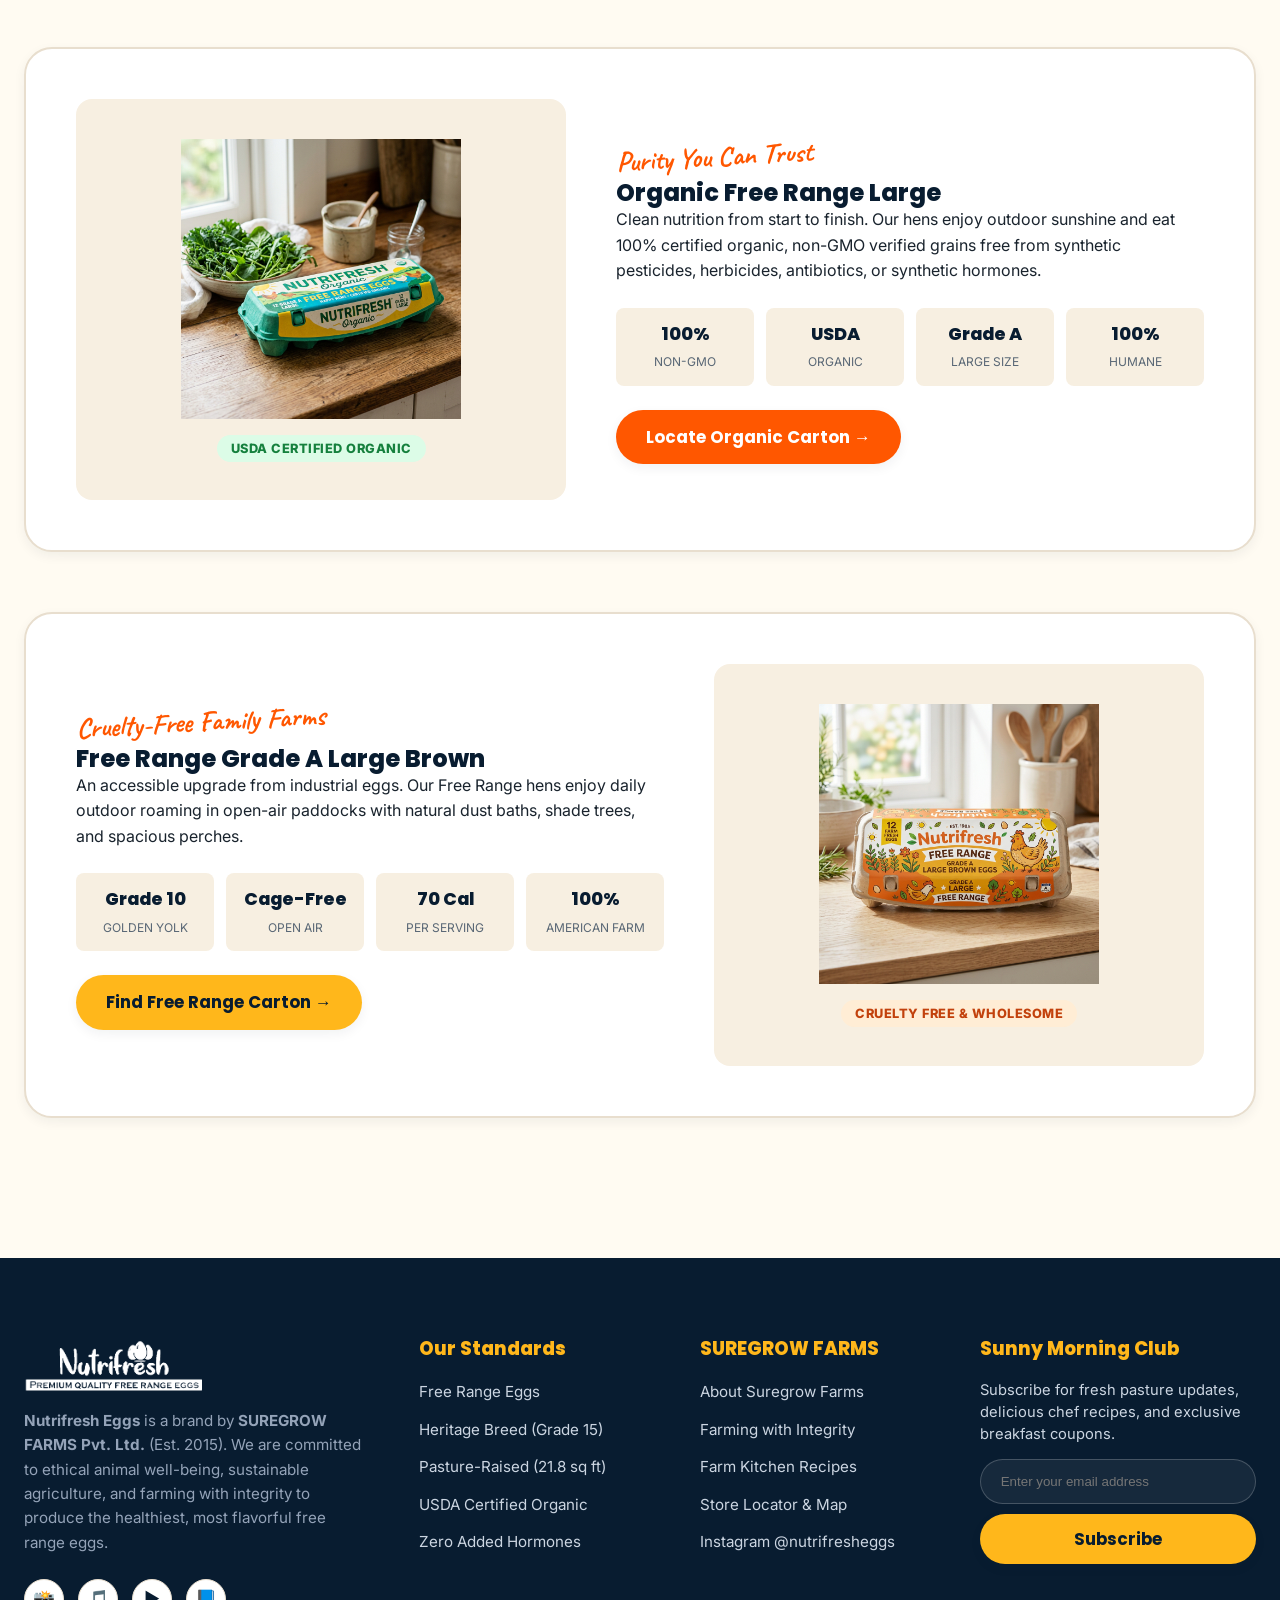
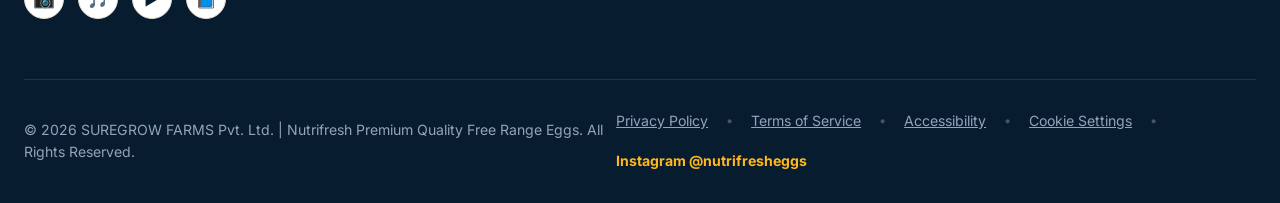
<file: products.html>
<!DOCTYPE html>
<html lang="en">
<head>
  <meta charset="UTF-8">
  <meta name="viewport" content="width=device-width, initial-scale=1.0">
  <title>Our Products & Cartons | Nutrifresh Eggs</title>
  <meta name="description" content="Discover our family of certified pasture-raised and organic egg cartons: Heritage Amber, Pasture Raised, Organic Free Range, and Free Range.">
  <link rel="icon" type="image/png" href="assets/favicon-icon.png">
  <link rel="preconnect" href="https://fonts.googleapis.com">
  <link rel="preconnect" href="https://fonts.gstatic.com" crossorigin>
  <link href="https://fonts.googleapis.com/css2?family=Caveat:wght@700&family=Inter:wght@400;500;600;700&family=Poppins:wght@600;700;800;900&display=swap" rel="stylesheet">
  <link rel="stylesheet" href="styles.css">
</head>
<body>

  <!-- Sticky Header -->
  <header class="site-header">
    <div class="header-container">
      <div class="header-left">
        <button class="drawer-trigger drawer-toggle" id="menuToggle" aria-label="Open Navigation Menu" aria-expanded="false">
          <div class="hamburger-icon">
            <span></span>
            <span></span>
            <span></span>
          </div>
          <span>Menu</span>
        </button>
        <a href="index.html" class="logo-brand" aria-label="Nutrifresh Homepage">
          <img src="assets/images/nutrifresh-logo-hires.png" alt="Nutrifresh - Premium Quality Free Range Eggs" class="brand-logo-img">
        </a>
      </div>

      <nav aria-label="Main Navigation">
        <ul class="nav-links">
          <li><a href="index.html">Home</a></li>
          <li><a href="products.html" class="active">Our Eggs</a></li>
          <li><a href="our-farms.html">Our Farms</a></li>
          <li><a href="become-a-farmer.html">Become a Farmer</a></li>
          <li><a href="order-online.html">Order Online</a></li>
          <li><a href="store-locator.html">Find In Store</a></li>
          <li><a href="recipes.html">Recipes</a></li>
        </ul>
      </nav>

      <div class="header-right">
        <a href="store-locator.html" class="btn btn-primary nav-cta happy-find-btn">
          <span>Find Nutrifresh eggs</span>
        </a>
      </div>
    </div>
  </header>

  <!-- Slideout Drawer Menu (Exact Happy Egg Orange Layout) -->
  <div class="drawer-overlay" id="drawerOverlay">
    <div class="slideout-drawer happy-drawer-theme" id="navDrawer" role="dialog" aria-modal="true" aria-label="Navigation Drawer">
      <div class="drawer-header-happy">
        <button class="drawer-close" id="drawerClose" aria-label="Close menu">&times;</button>
      </div>

      <div class="drawer-body-happy">
        <div class="drawer-two-col">
          <!-- Primary Navigation -->
          <div class="drawer-col-primary">
            <ul class="drawer-nav-list happy-nav-primary">
              <li><a href="index.html"><span>Home</span> <span class="drawer-arrow">→</span></a></li>
              <li><a href="products.html" class="active-drawer-item"><span>Nutrifresh eggs</span> <span class="drawer-arrow">→</span></a></li>
              <li><a href="our-farms.html"><span>Nutrifresh Farms</span> <span class="drawer-arrow">→</span></a></li>
              <li><a href="become-a-farmer.html"><span>Become a farmer</span> <span class="drawer-arrow">→</span></a></li>
              <li><a href="index.html#about"><span>About</span> <span class="drawer-arrow">→</span></a></li>
              <li><a href="recipes.html"><span>Blog</span> <span class="drawer-arrow">→</span></a></li>
              <li style="display:none;"><a href="store-locator.html">Store Locator</a></li>
              <li style="display:none;"><a href="order-online.html">Order Online</a></li>
            </ul>
          </div>

          <!-- Secondary Links Right -->
          <div class="drawer-col-secondary">
            <ul class="drawer-secondary-links">
              <li><a href="become-a-farmer.html#faqs" class="drawer-quick-link">FAQs</a></li>
              <li><a href="our-farms.html">Press</a></li>
              <li><a href="index.html#contact-us">Contact</a></li>
              <li><a href="store-locator.html">Find in Store</a></li>
            </ul>
            <div class="drawer-contact-box">
              <p class="drawer-q-title">Questions?</p>
              <p class="drawer-q-sub">We're happy to help!</p>
              <a href="mailto:support@nutrifresheggs.com" class="drawer-email-link">support@nutrifresheggs.com</a>
              <div class="drawer-socials-row">
                <a href="https://www.instagram.com/nutrifresheggs?igsh=MWg3OXlhZmRjcnI1ZA==" target="_blank" rel="noopener noreferrer" aria-label="Instagram">📸</a>
                <a href="https://www.instagram.com/nutrifresheggs?igsh=MWg3OXlhZmRjcnI1ZA==" target="_blank" rel="noopener noreferrer" aria-label="Facebook">📘</a>
                <a href="https://www.instagram.com/nutrifresheggs?igsh=MWg3OXlhZmRjcnI1ZA==" target="_blank" rel="noopener noreferrer" aria-label="TikTok">🎵</a>
                <a href="https://www.instagram.com/nutrifresheggs?igsh=MWg3OXlhZmRjcnI1ZA==" target="_blank" rel="noopener noreferrer" aria-label="YouTube">▶️</a>
              </div>
            </div>
          </div>
        </div>

        <!-- Bottom Cartons Strip -->
        <div class="drawer-cartons-section happy-cartons-strip">
          <div class="drawer-cartons-title" style="color: #fff; opacity: 0.9;">Explore Our Pasture Cartons</div>
          <div class="drawer-cartons-grid">
            <a href="products.html#heritage" class="drawer-carton-item">
              <img src="assets/images/heritage-carton.jpg" alt="Heritage Amber Carton">
              <span>Heritage Amber</span>
            </a>
            <a href="products.html#pasture" class="drawer-carton-item">
              <img src="assets/images/pasture-carton.jpg" alt="Pasture Raised Carton">
              <span>Pasture Raised</span>
            </a>
            <a href="products.html#organic" class="drawer-carton-item">
              <img src="assets/images/organic-carton.jpg" alt="Organic Free Range Carton">
              <span>Organic Free Range</span>
            </a>
            <a href="products.html#freerange" class="drawer-carton-item">
              <img src="assets/images/freerange-carton.jpg" alt="Free Range Carton">
              <span>Free Range Brown</span>
            </a>
          </div>
          <div class="drawer-cta-bottom" style="margin-top: 20px; text-align: center;">
            <a href="order-online.html" class="btn btn-carton-shape" style="background: #081C30; color: #fff; padding: 12px 28px; width: 100%;">
              Order Online / Get Nutrifresh 🛒
            </a>
          </div>
        </div>
      </div>
    </div>
  </div>

  <!-- Page Hero -->
  <section class="page-hero">
    <div class="container">
      <span class="script-text" style="color: var(--primary-yellow); font-size: 2rem;">Real Pasture-Raised Goodness</span>
      <h1>Our Signature Cartons</h1>
      <p>From sunset amber Heritage yolks to 100% USDA Certified Organic free range, explore our collection of honest eggs raised with heart.</p>
    </div>
  </section>

  <!-- Products Detail Section -->
  <section class="product-detail-section" id="traceability">
    <div class="container">
      
      <!-- Product 1: Heritage -->
      <div class="product-detail-card" id="heritage">
        <div class="product-detail-img-wrap">
          <img src="assets/images/heritage-carton.jpg" alt="Nutrifresh Heritage Breed Egg Carton">
          <div style="margin-top: 16px;">
            <span class="product-card-badge badge-heritage" style="position: static;">Signature Crown Jewel</span>
          </div>
        </div>
        <div>
          <span class="script-text">Deep Sunset Amber</span>
          <h2>Nutrifresh Heritage Breed Eggs</h2>
          <p>Our pride and joy. Laid exclusively by heritage chicken breeds like Copper Marans and Speckled Sussex. Known for their striking pastel blue and chocolate-speckled shells, and impossibly rich Grade 15 sunset-amber yolks.</p>
          
          <div class="nutrition-pill-grid">
            <div class="nutrition-pill">
              <span>Grade 15</span>
              <label>Yolk Amber</label>
            </div>
            <div class="nutrition-pill">
              <span>21.8 Sq Ft</span>
              <label>Pasture/Hen</label>
            </div>
            <div class="nutrition-pill">
              <span>6g</span>
              <label>Pure Protein</label>
            </div>
            <div class="nutrition-pill">
              <span>6x</span>
              <label>Vitamin D3</label>
            </div>
          </div>

          <div style="display: flex; gap: 14px; margin-top: 24px;">
            <a href="store-locator.html" class="btn btn-orange">Find Heritage Carton →</a>
            <a href="index.html#yolk-difference" class="btn btn-outline">See Yolk Scale</a>
          </div>
        </div>
      </div>

      <!-- Product 2: Pasture-Raised -->
      <div class="product-detail-card" id="pasture">
        <div class="product-detail-img-wrap">
          <img src="assets/images/pasture-carton.jpg" alt="Nutrifresh Pasture Raised Egg Carton">
          <div style="margin-top: 16px;">
            <span class="product-card-badge badge-pasture" style="position: static;">The Everyday Gold Standard</span>
          </div>
        </div>
        <div>
          <span class="script-text">Sunlight & Green Grass</span>
          <h2>Pasture-Raised Large Brown</h2>
          <p>Our classic yellow carton is packed with eggs from hens that spend 365 days a year roaming expansive outdoor fields. Plump golden yolks with a rich, buttery flavor that makes every omelet, scramble, and bake sing.</p>
          
          <div class="nutrition-pill-grid">
            <div class="nutrition-pill">
              <span>Grade 12-14</span>
              <label>Rich Gold</label>
            </div>
            <div class="nutrition-pill">
              <span>21.8 Sq Ft</span>
              <label>Pasture/Hen</label>
            </div>
            <div class="nutrition-pill">
              <span>6g</span>
              <label>High Protein</label>
            </div>
            <div class="nutrition-pill">
              <span>0g</span>
              <label>Sugar / Carbs</label>
            </div>
          </div>

          <div style="display: flex; gap: 14px; margin-top: 24px;">
            <a href="store-locator.html" class="btn btn-primary">Find Near You →</a>
          </div>
        </div>
      </div>

      <!-- Product 3: Organic Free Range -->
      <div class="product-detail-card" id="organic">
        <div class="product-detail-img-wrap">
          <img src="assets/images/organic-carton.jpg" alt="Nutrifresh Organic Free Range Egg Carton">
          <div style="margin-top: 16px;">
            <span class="product-card-badge badge-organic" style="position: static;">USDA Certified Organic</span>
          </div>
        </div>
        <div>
          <span class="script-text">Purity You Can Trust</span>
          <h2>Organic Free Range Large</h2>
          <p>Clean nutrition from start to finish. Our hens enjoy outdoor sunshine and eat 100% certified organic, non-GMO verified grains free from synthetic pesticides, herbicides, antibiotics, or synthetic hormones.</p>
          
          <div class="nutrition-pill-grid">
            <div class="nutrition-pill">
              <span>100%</span>
              <label>Non-GMO</label>
            </div>
            <div class="nutrition-pill">
              <span>USDA</span>
              <label>Organic</label>
            </div>
            <div class="nutrition-pill">
              <span>Grade A</span>
              <label>Large Size</label>
            </div>
            <div class="nutrition-pill">
              <span>100%</span>
              <label>Humane</label>
            </div>
          </div>

          <div style="display: flex; gap: 14px; margin-top: 24px;">
            <a href="store-locator.html" class="btn btn-orange">Locate Organic Carton →</a>
          </div>
        </div>
      </div>

      <!-- Product 4: Free Range -->
      <div class="product-detail-card" id="freerange">
        <div class="product-detail-img-wrap">
          <img src="assets/images/freerange-carton.jpg" alt="Nutrifresh Free Range Egg Carton">
          <div style="margin-top: 16px;">
            <span class="product-card-badge badge-freerange" style="position: static;">Cruelty Free & Wholesome</span>
          </div>
        </div>
        <div>
          <span class="script-text">Cruelty-Free Family Farms</span>
          <h2>Free Range Grade A Large Brown</h2>
          <p>An accessible upgrade from industrial eggs. Our Free Range hens enjoy daily outdoor roaming in open-air paddocks with natural dust baths, shade trees, and spacious perches.</p>
          
          <div class="nutrition-pill-grid">
            <div class="nutrition-pill">
              <span>Grade 10</span>
              <label>Golden Yolk</label>
            </div>
            <div class="nutrition-pill">
              <span>Cage-Free</span>
              <label>Open Air</label>
            </div>
            <div class="nutrition-pill">
              <span>70 Cal</span>
              <label>Per Serving</label>
            </div>
            <div class="nutrition-pill">
              <span>100%</span>
              <label>American Farm</label>
            </div>
          </div>

          <div style="display: flex; gap: 14px; margin-top: 24px;">
            <a href="store-locator.html" class="btn btn-primary">Find Free Range Carton →</a>
          </div>
        </div>
      </div>

    </div>
  </section>

  <!-- ==========================================
       Standardized Global Footer
       ========================================== -->
  <footer class="site-footer">
    <div class="container">
      <div class="footer-top">
        <!-- Brand & Social Column -->
        <div class="footer-brand">
          <div class="logo-brand" style="margin-bottom: 16px;">
            <a href="index.html" class="logo-brand" aria-label="Nutrifresh Homepage">
              <img src="assets/images/nutrifresh-logo-hires-white.png" alt="Nutrifresh - Premium Quality Free Range Eggs" class="brand-logo-img-white">
            </a>
          </div>
          <p><strong>Nutrifresh Eggs</strong> is a brand by <strong>SUREGROW FARMS Pvt. Ltd.</strong> (Est. 2015). We are committed to ethical animal well-being, sustainable agriculture, and farming with integrity to produce the healthiest, most flavorful free range eggs.</p>
          <div class="drawer-socials">
            <a href="https://www.instagram.com/nutrifresheggs?igsh=MWg3OXlhZmRjcnI1ZA==" target="_blank" rel="noopener noreferrer" class="drawer-social-btn" aria-label="Instagram">📸</a>
            <a href="https://www.instagram.com/nutrifresheggs?igsh=MWg3OXlhZmRjcnI1ZA==" target="_blank" rel="noopener noreferrer" class="drawer-social-btn" aria-label="TikTok">🎵</a>
            <a href="https://www.instagram.com/nutrifresheggs?igsh=MWg3OXlhZmRjcnI1ZA==" target="_blank" rel="noopener noreferrer" class="drawer-social-btn" aria-label="YouTube">▶️</a>
            <a href="https://www.instagram.com/nutrifresheggs?igsh=MWg3OXlhZmRjcnI1ZA==" target="_blank" rel="noopener noreferrer" class="drawer-social-btn" aria-label="Facebook">📘</a>
          </div>
        </div>

        <!-- Column 1: Our Standards & Products -->
        <div class="footer-col">
          <h4>Our Standards</h4>
          <ul class="footer-links">
            <li><a href="products.html">Free Range Eggs</a></li>
            <li><a href="products.html#heritage">Heritage Breed (Grade 15)</a></li>
            <li><a href="products.html#pasture">Pasture-Raised (21.8 sq ft)</a></li>
            <li><a href="products.html#organic">USDA Certified Organic</a></li>
            <li><a href="our-farms.html">Zero Added Hormones</a></li>
          </ul>
        </div>

        <!-- Column 2: Suregrow Farms Navigation -->
        <div class="footer-col">
          <h4>SUREGROW FARMS</h4>
          <ul class="footer-links">
            <li><a href="our-farms.html">About Suregrow Farms</a></li>
            <li><a href="our-farms.html">Farming with Integrity</a></li>
            <li><a href="recipes.html">Farm Kitchen Recipes</a></li>
            <li><a href="store-locator.html">Store Locator &amp; Map</a></li>
            <li><a href="https://www.instagram.com/nutrifresheggs?igsh=MWg3OXlhZmRjcnI1ZA==" target="_blank" rel="noopener noreferrer">Instagram @nutrifresheggs</a></li>
          </ul>
        </div>

        <!-- Column 3: Newsletter Signup Form -->
        <div class="footer-col footer-newsletter-col">
          <h4>Sunny Morning Club</h4>
          <p style="font-size: 0.92rem; color: #CBD5E1; margin-bottom: 14px; line-height: 1.5;">Subscribe for fresh pasture updates, delicious chef recipes, and exclusive breakfast coupons.</p>
          <form class="newsletter-form" id="footerNewsletter" novalidate onsubmit="event.preventDefault();">
            <div class="newsletter-input-group">
              <input type="email" id="newsletterEmail" class="newsletter-input" placeholder="Enter your email address" aria-label="Email address for newsletter" required autocomplete="email">
              <button type="submit" class="btn btn-primary newsletter-submit-btn" aria-label="Subscribe to Sunny Morning Club">
                <span>Subscribe</span>
              </button>
            </div>
            <div class="newsletter-feedback" id="newsletterFeedback" aria-live="polite"></div>
          </form>
        </div>
      </div>

      <!-- Footer Bottom & Legal Links -->
      <div class="footer-bottom">
        <div>© 2026 SUREGROW FARMS Pvt. Ltd. | Nutrifresh Premium Quality Free Range Eggs. All Rights Reserved.</div>
        <div class="footer-legal-links" style="display: flex; gap: 18px; flex-wrap: wrap; align-items: center;">
          <a href="#legalModal" class="legal-link-btn" data-legal-tab="privacy">Privacy Policy</a>
          <span class="legal-sep" aria-hidden="true">•</span>
          <a href="#legalModal" class="legal-link-btn" data-legal-tab="terms">Terms of Service</a>
          <span class="legal-sep" aria-hidden="true">•</span>
          <a href="#legalModal" class="legal-link-btn" data-legal-tab="accessibility">Accessibility</a>
          <span class="legal-sep" aria-hidden="true">•</span>
          <a href="#legalModal" class="legal-link-btn" data-legal-tab="cookies">Cookie Settings</a>
          <span class="legal-sep" aria-hidden="true">•</span>
          <a href="https://www.instagram.com/nutrifresheggs?igsh=MWg3OXlhZmRjcnI1ZA==" target="_blank" rel="noopener noreferrer" style="color: var(--primary-yellow); font-weight: 700;">Instagram @nutrifresheggs</a>
        </div>
      </div>
    </div>
  </footer>

  <!-- Floating 'Get Nutrifresh' CTA Button -->
  <a href="store-locator.html" class="floating-cta-btn floating-locator-cta" aria-label="Find Nutrifresh Eggs in Store">
    <span>🛒</span>
    <span>Get Nutrifresh</span>
  </a>

  <!-- ==========================================
       Interactive Legal & Compliance Modal
       ========================================== -->
  <div class="modal-overlay legal-modal-overlay" id="legalModal" role="dialog" aria-modal="true" aria-labelledby="legalModalTitle" aria-hidden="true">
    <div class="legal-modal-card">
      <!-- Header -->
      <div class="legal-modal-header">
        <div class="legal-header-brand">
          <span class="legal-badge">SUREGROW FARMS PVT. LTD.</span>
          <h2 id="legalModalTitle" class="legal-modal-title">Legal &amp; Compliance Information</h2>
        </div>
        <button type="button" class="legal-modal-close" id="closeLegalModal" aria-label="Close Legal Information Modal">&times;</button>
      </div>

      <!-- Tab Bar -->
      <div class="legal-modal-tabs legal-tabs" role="tablist" aria-label="Legal Sections">
        <button type="button" class="legal-tab-btn active" role="tab" id="tabBtnPrivacy" aria-selected="true" aria-controls="tabPanelPrivacy" data-tab="privacy">
          <span class="tab-icon">🔒</span> Privacy Policy
        </button>
        <button type="button" class="legal-tab-btn" role="tab" id="tabBtnTerms" aria-selected="false" aria-controls="tabPanelTerms" data-tab="terms">
          <span class="tab-icon">📜</span> Terms of Service
        </button>
        <button type="button" class="legal-tab-btn" role="tab" id="tabBtnAccessibility" aria-selected="false" aria-controls="tabPanelAccessibility" data-tab="accessibility">
          <span class="tab-icon">♿</span> Accessibility
        </button>
        <button type="button" class="legal-tab-btn" role="tab" id="tabBtnCookies" aria-selected="false" aria-controls="tabPanelCookies" data-tab="cookies">
          <span class="tab-icon">🍪</span> Cookie Settings
        </button>
      </div>

      <!-- Tab Panels Body -->
      <div class="legal-modal-body">
        <!-- 1. Privacy Policy Panel -->
        <div class="legal-tab-panel active" id="tabPanelPrivacy" role="tabpanel" aria-labelledby="tabBtnPrivacy">
          <h3>Privacy Policy</h3>
          <p class="legal-meta">Last Updated: January 1, 2026 | Effective for Suregrow Farms Pvt. Ltd. &amp; Nutrifresh Eggs</p>
          <div class="legal-content-block">
            <h4>1. Information We Collect</h4>
            <p>Suregrow Farms Pvt. Ltd. collects information you voluntarily provide, such as your email address when subscribing to the Sunny Morning Club newsletter, and ZIP/city queries entered in our Store Locator.</p>
            
            <h4>2. How We Use Your Information</h4>
            <p>We use your information exclusively to deliver farm news, recipes, and store distribution updates. We never sell, rent, or trade your personal data to third-party brokers or advertisers.</p>
            
            <h4>3. Data Security &amp; Storage</h4>
            <p>All data is transmitted via industry-standard TLS encryption. You may unsubscribe from communications at any time by clicking the unsubscribe link or contacting <a href="mailto:privacy@suregrowfarms.com">privacy@suregrowfarms.com</a>.</p>
          </div>
        </div>

        <!-- 2. Terms of Service Panel -->
        <div class="legal-tab-panel" id="tabPanelTerms" role="tabpanel" aria-labelledby="tabBtnTerms" hidden>
          <h3>Terms of Service</h3>
          <p class="legal-meta">Governing use of nutrifresheggs.com and Suregrow Farms digital properties</p>
          <div class="legal-content-block">
            <h4>1. Acceptance of Terms</h4>
            <p>By accessing or utilizing any part of this website, you agree to comply with these terms, all applicable agricultural trade standards, and consumer protection laws.</p>
            
            <h4>2. Intellectual Property &amp; Trademarks</h4>
            <p>All trademarks, brand names, product packaging designs, photography, and original farm stories are the proprietary assets of SUREGROW FARMS Pvt. Ltd. (Est. 2015). Unauthorized reproduction is prohibited.</p>
            
            <h4>3. Nutritional Transparency &amp; Farm Claims</h4>
            <p>Nutritional metrics, yolk color scales, and animal welfare metrics (21.8 sq ft pasture per hen) reflect our standard pasture-raised farming practices certified by American Humane Certified™ and USDA Organic programs.</p>
          </div>
        </div>

        <!-- 3. Accessibility Statement Panel -->
        <div class="legal-tab-panel" id="tabPanelAccessibility" role="tabpanel" aria-labelledby="tabBtnAccessibility" hidden>
          <h3>Accessibility Statement</h3>
          <p class="legal-meta">Our Commitment to Universal Web Accessibility (WCAG 2.1 AA Standard)</p>
          <div class="legal-content-block">
            <h4>1. Standards &amp; Measures</h4>
            <p>Nutrifresh Eggs is dedicated to ensuring digital accessibility for people with disabilities. We continually improve the user experience for everyone and apply relevant accessibility standards, aiming for full WCAG 2.1 Level AA conformance.</p>
            
            <h4>2. Assistive Technology Support</h4>
            <p>Features include semantic HTML5 landmarks, complete keyboard navigability (Tab/Shift+Tab/ESC), high-contrast text ratios exceeding 4.5:1, screen-reader aria labels on all interactive buttons and modals.</p>
            
            <h4>3. Accessibility Feedback</h4>
            <p>We welcome your feedback on the accessibility of our site. Please email our accessibility coordinator at <a href="mailto:accessibility@suregrowfarms.com">accessibility@suregrowfarms.com</a>.</p>
          </div>
        </div>

        <!-- 4. Cookie Settings Panel -->
        <div class="legal-tab-panel" id="tabPanelCookies" role="tabpanel" aria-labelledby="tabBtnCookies" hidden>
          <h3>Cookie Settings &amp; Preferences</h3>
          <p class="legal-meta">Manage your privacy and data collection preferences</p>
          
          <div class="cookie-options-list">
            <div class="cookie-option-card">
              <div class="cookie-option-info">
                <h4>Essential &amp; Functional Cookies</h4>
                <p>Required for basic site navigation, video audio state, drawer operation, and security. Cannot be disabled.</p>
              </div>
              <div class="cookie-toggle-wrap">
                <span class="cookie-status-badge locked">Always Active</span>
              </div>
            </div>

            <div class="cookie-option-card">
              <div class="cookie-option-info">
                <h4>Analytics &amp; Performance Cookies</h4>
                <p>Helps us understand how visitors interact with our recipe directory and store finder to improve load times and user experience.</p>
              </div>
              <div class="cookie-toggle-wrap">
                <label class="toggle-switch">
                  <input type="checkbox" id="cookieAnalyticsToggle" checked>
                  <span class="toggle-slider"></span>
                </label>
              </div>
            </div>

            <div class="cookie-option-card">
              <div class="cookie-option-info">
                <h4>Marketing &amp; Social Media Cookies</h4>
                <p>Enables Instagram embed feeds, recipe sharing, and localized grocery store retail campaigns.</p>
              </div>
              <div class="cookie-toggle-wrap">
                <label class="toggle-switch">
                  <input type="checkbox" id="cookieMarketingToggle" checked>
                  <span class="toggle-slider"></span>
                </label>
              </div>
            </div>
          </div>

          <div class="cookie-actions-bar">
            <button type="button" class="btn btn-outline" id="saveCookiePreferencesBtn">Save Preferences</button>
            <button type="button" class="btn btn-primary" id="acceptAllCookiesBtn">Accept All Cookies</button>
          </div>
          <div id="cookieFeedbackMsg" class="cookie-feedback-msg" aria-live="polite"></div>
        </div>
      </div>

      <!-- Footer -->
      <div class="legal-modal-footer">
        <div class="legal-footer-note">SUREGROW FARMS Pvt. Ltd. • Certified Organic &amp; Pasture-Raised Integrity</div>
        <button type="button" class="btn btn-navy" id="dismissLegalModalBtn">Close Window</button>
      </div>
    </div>
  </div>

  <script src="app.js"></script>
</body>
</html>
</file>
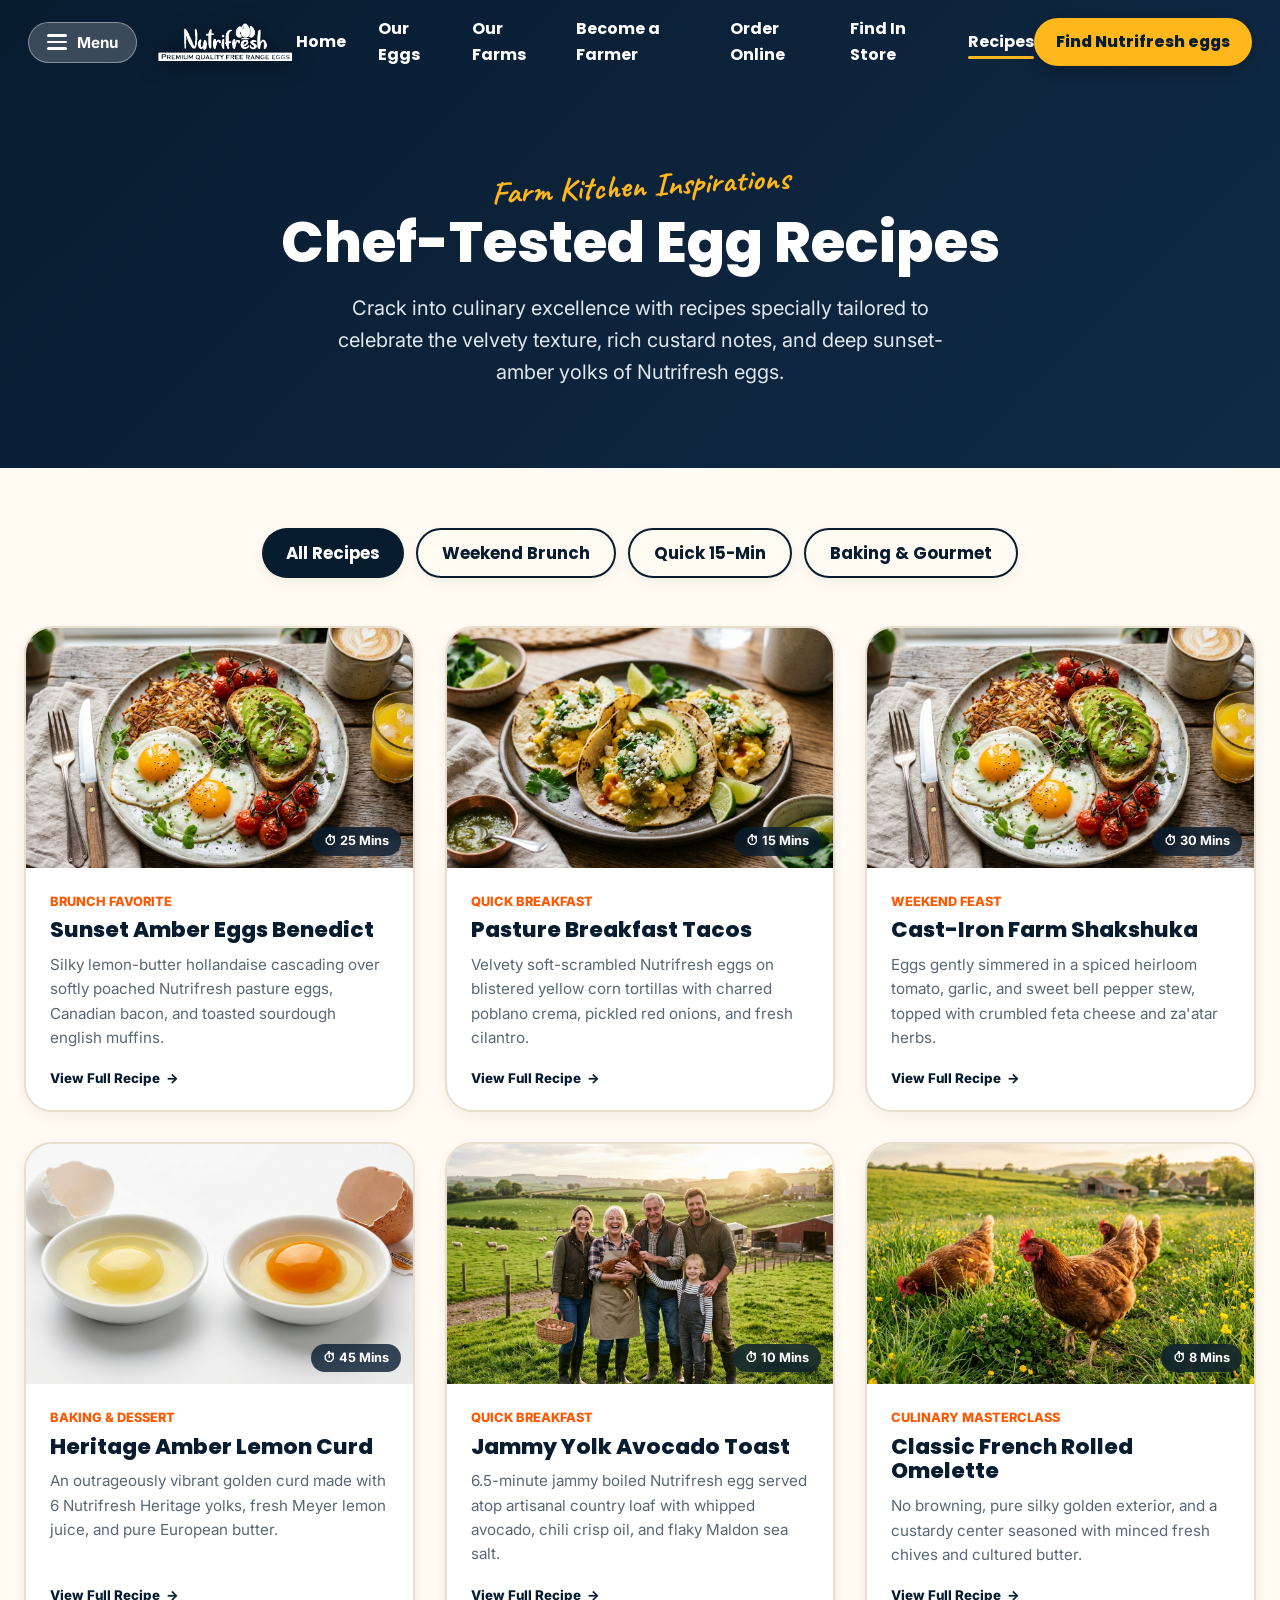
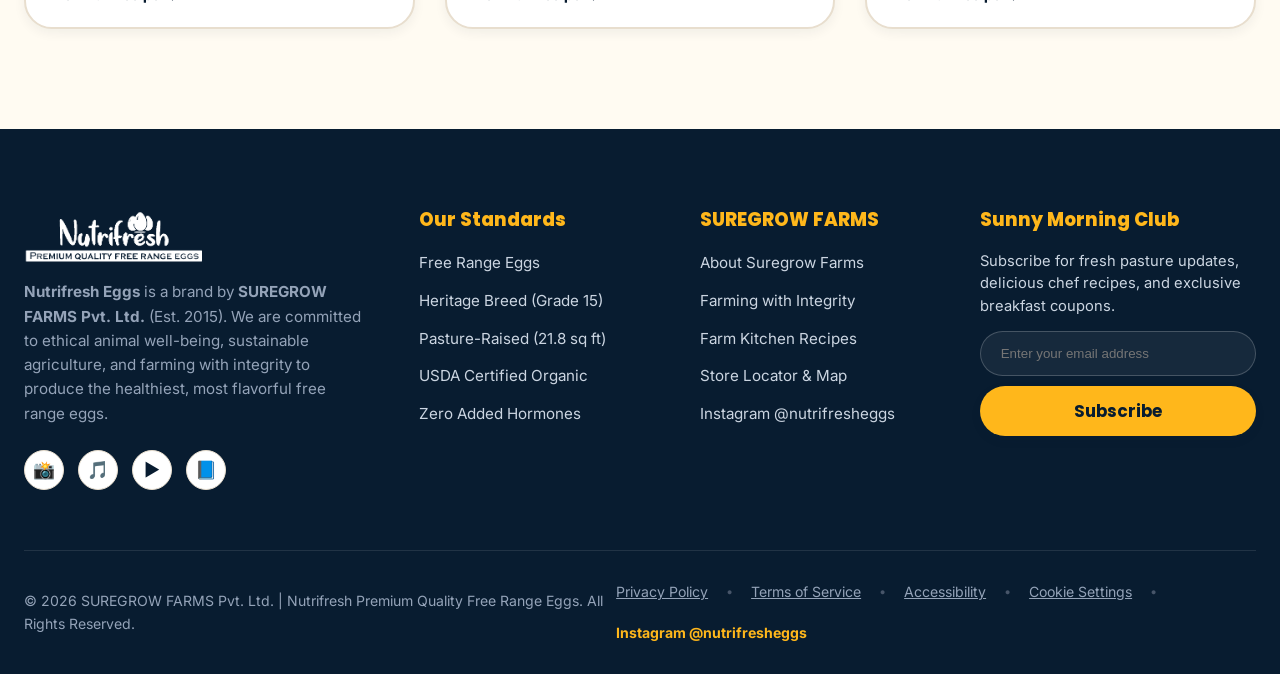
<file: recipes.html>
<!DOCTYPE html>
<html lang="en">
<head>
  <meta charset="UTF-8">
  <meta name="viewport" content="width=device-width, initial-scale=1.0">
  <title>Farm Kitchen & Chef Recipes | Nutrifresh Eggs</title>
  <meta name="description" content="Discover chef-crafted recipes highlighting the velvety texture and deep amber yolk color of Nutrifresh pasture-raised eggs.">
  <link rel="icon" type="image/png" href="assets/favicon-icon.png">
  <link rel="preconnect" href="https://fonts.googleapis.com">
  <link rel="preconnect" href="https://fonts.gstatic.com" crossorigin>
  <link href="https://fonts.googleapis.com/css2?family=Caveat:wght@700&family=Inter:wght@400;500;600;700&family=Poppins:wght@600;700;800;900&display=swap" rel="stylesheet">
  <link rel="stylesheet" href="styles.css">
</head>
<body>

  <!-- Sticky Header -->
  <header class="site-header">
    <div class="header-container">
      <div class="header-left">
        <button class="drawer-trigger drawer-toggle" id="menuToggle" aria-label="Open Navigation Menu" aria-expanded="false">
          <div class="hamburger-icon">
            <span></span>
            <span></span>
            <span></span>
          </div>
          <span>Menu</span>
        </button>
        <a href="index.html" class="logo-brand" aria-label="Nutrifresh Homepage">
          <img src="assets/images/nutrifresh-logo-hires.png" alt="Nutrifresh - Premium Quality Free Range Eggs" class="brand-logo-img">
        </a>
      </div>

      <nav aria-label="Main Navigation">
        <ul class="nav-links">
          <li><a href="index.html">Home</a></li>
          <li><a href="products.html">Our Eggs</a></li>
          <li><a href="our-farms.html">Our Farms</a></li>
          <li><a href="become-a-farmer.html">Become a Farmer</a></li>
          <li><a href="order-online.html">Order Online</a></li>
          <li><a href="store-locator.html">Find In Store</a></li>
          <li><a href="recipes.html" class="active">Recipes</a></li>
        </ul>
      </nav>

      <div class="header-right">
        <a href="store-locator.html" class="btn btn-primary nav-cta happy-find-btn">
          <span>Find Nutrifresh eggs</span>
        </a>
      </div>
    </div>
  </header>

  <!-- Slideout Drawer Menu (Exact Happy Egg Orange Layout) -->
  <div class="drawer-overlay" id="drawerOverlay">
    <div class="slideout-drawer happy-drawer-theme" id="navDrawer" role="dialog" aria-modal="true" aria-label="Navigation Drawer">
      <div class="drawer-header-happy">
        <button class="drawer-close" id="drawerClose" aria-label="Close menu">&times;</button>
      </div>

      <div class="drawer-body-happy">
        <div class="drawer-two-col">
          <!-- Primary Navigation -->
          <div class="drawer-col-primary">
            <ul class="drawer-nav-list happy-nav-primary">
              <li><a href="index.html"><span>Home</span> <span class="drawer-arrow">→</span></a></li>
              <li><a href="products.html"><span>Nutrifresh eggs</span> <span class="drawer-arrow">→</span></a></li>
              <li><a href="our-farms.html"><span>Nutrifresh Farms</span> <span class="drawer-arrow">→</span></a></li>
              <li><a href="become-a-farmer.html"><span>Become a farmer</span> <span class="drawer-arrow">→</span></a></li>
              <li><a href="index.html#about"><span>About</span> <span class="drawer-arrow">→</span></a></li>
              <li><a href="recipes.html" class="active-drawer-item"><span>Blog</span> <span class="drawer-arrow">→</span></a></li>
              <li style="display:none;"><a href="store-locator.html">Store Locator</a></li>
              <li style="display:none;"><a href="order-online.html">Order Online</a></li>
            </ul>
          </div>

          <!-- Secondary Links Right -->
          <div class="drawer-col-secondary">
            <ul class="drawer-secondary-links">
              <li><a href="become-a-farmer.html#faqs" class="drawer-quick-link">FAQs</a></li>
              <li><a href="our-farms.html">Press</a></li>
              <li><a href="index.html#contact-us">Contact</a></li>
              <li><a href="store-locator.html">Find in Store</a></li>
            </ul>
            <div class="drawer-contact-box">
              <p class="drawer-q-title">Questions?</p>
              <p class="drawer-q-sub">We're happy to help!</p>
              <a href="mailto:support@nutrifresheggs.com" class="drawer-email-link">support@nutrifresheggs.com</a>
              <div class="drawer-socials-row">
                <a href="https://www.instagram.com/nutrifresheggs?igsh=MWg3OXlhZmRjcnI1ZA==" target="_blank" rel="noopener noreferrer" aria-label="Instagram">📸</a>
                <a href="https://www.instagram.com/nutrifresheggs?igsh=MWg3OXlhZmRjcnI1ZA==" target="_blank" rel="noopener noreferrer" aria-label="Facebook">📘</a>
                <a href="https://www.instagram.com/nutrifresheggs?igsh=MWg3OXlhZmRjcnI1ZA==" target="_blank" rel="noopener noreferrer" aria-label="TikTok">🎵</a>
                <a href="https://www.instagram.com/nutrifresheggs?igsh=MWg3OXlhZmRjcnI1ZA==" target="_blank" rel="noopener noreferrer" aria-label="YouTube">▶️</a>
              </div>
            </div>
          </div>
        </div>

        <!-- Bottom Cartons Strip -->
        <div class="drawer-cartons-section happy-cartons-strip">
          <div class="drawer-cartons-title" style="color: #fff; opacity: 0.9;">Explore Our Pasture Cartons</div>
          <div class="drawer-cartons-grid">
            <a href="products.html#heritage" class="drawer-carton-item">
              <img src="assets/images/heritage-carton.jpg" alt="Heritage Amber Carton">
              <span>Heritage Amber</span>
            </a>
            <a href="products.html#pasture" class="drawer-carton-item">
              <img src="assets/images/pasture-carton.jpg" alt="Pasture Raised Carton">
              <span>Pasture Raised</span>
            </a>
            <a href="products.html#organic" class="drawer-carton-item">
              <img src="assets/images/organic-carton.jpg" alt="Organic Free Range Carton">
              <span>Organic Free Range</span>
            </a>
            <a href="products.html#freerange" class="drawer-carton-item">
              <img src="assets/images/freerange-carton.jpg" alt="Free Range Carton">
              <span>Free Range Brown</span>
            </a>
          </div>
          <div class="drawer-cta-bottom" style="margin-top: 20px; text-align: center;">
            <a href="order-online.html" class="btn btn-carton-shape" style="background: #081C30; color: #fff; padding: 12px 28px; width: 100%;">
              Order Online / Get Nutrifresh 🛒
            </a>
          </div>
        </div>
      </div>
    </div>
  </div>

  <!-- Page Hero -->
  <section class="page-hero">
    <div class="container">
      <span class="script-text" style="color: var(--primary-yellow); font-size: 2rem;">Farm Kitchen Inspirations</span>
      <h1>Chef-Tested Egg Recipes</h1>
      <p>Crack into culinary excellence with recipes specially tailored to celebrate the velvety texture, rich custard notes, and deep sunset-amber yolks of Nutrifresh eggs.</p>
    </div>
  </section>

  <!-- Recipe Category Tabs & Grid -->
  <section class="recipes-section" style="padding: 60px 0 100px;">
    <div class="container">
      
      <!-- Filter Tabs -->
      <div style="display: flex; gap: 12px; justify-content: center; flex-wrap: wrap; margin-bottom: 48px;">
        <button class="btn btn-navy recipe-filter-btn active" data-filter="all" style="padding: 10px 24px;">All Recipes</button>
        <button class="btn btn-outline recipe-filter-btn" data-filter="brunch" style="padding: 10px 24px;">Weekend Brunch</button>
        <button class="btn btn-outline recipe-filter-btn" data-filter="quick" style="padding: 10px 24px;">Quick 15-Min</button>
        <button class="btn btn-outline recipe-filter-btn" data-filter="baking" style="padding: 10px 24px;">Baking & Gourmet</button>
      </div>

      <!-- Recipes Grid -->
      <div class="recipe-cards-grid" id="recipeCardsGrid">
        
        <!-- Recipe 1 -->
        <div class="recipe-card" data-category="brunch">
          <div class="recipe-img-holder">
            <img src="assets/images/nutrifresh_breakfast_dish.jpg" alt="Golden Amber Eggs Benedict">
            <span class="recipe-time-badge">⏱ 25 Mins</span>
          </div>
          <div class="recipe-content">
            <span class="recipe-category">Brunch Favorite</span>
            <h3>Sunset Amber Eggs Benedict</h3>
            <p>Silky lemon-butter hollandaise cascading over softly poached Nutrifresh pasture eggs, Canadian bacon, and toasted sourdough english muffins.</p>
            <button class="recipe-link open-recipe-modal" data-recipe="benedict" style="background:none; border:none; padding:0; cursor:pointer; text-align:left;">
              View Full Recipe <span>→</span>
            </button>
          </div>
        </div>

        <!-- Recipe 2 -->
        <div class="recipe-card" data-category="quick">
          <div class="recipe-img-holder">
            <img src="assets/images/nutrifresh_egg_tacos.jpg" alt="Charred Corn & Pasture Egg Tacos">
            <span class="recipe-time-badge">⏱ 15 Mins</span>
          </div>
          <div class="recipe-content">
            <span class="recipe-category">Quick Breakfast</span>
            <h3>Pasture Breakfast Tacos</h3>
            <p>Velvety soft-scrambled Nutrifresh eggs on blistered yellow corn tortillas with charred poblano crema, pickled red onions, and fresh cilantro.</p>
            <button class="recipe-link open-recipe-modal" data-recipe="tacos" style="background:none; border:none; padding:0; cursor:pointer; text-align:left;">
              View Full Recipe <span>→</span>
            </button>
          </div>
        </div>

        <!-- Recipe 3 -->
        <div class="recipe-card" data-category="brunch">
          <div class="recipe-img-holder">
            <img src="assets/images/breakfast-plate.jpg" alt="Cast Iron Skillet Shakshuka">
            <span class="recipe-time-badge">⏱ 30 Mins</span>
          </div>
          <div class="recipe-content">
            <span class="recipe-category">Weekend Feast</span>
            <h3>Cast-Iron Farm Shakshuka</h3>
            <p>Eggs gently simmered in a spiced heirloom tomato, garlic, and sweet bell pepper stew, topped with crumbled feta cheese and za'atar herbs.</p>
            <button class="recipe-link open-recipe-modal" data-recipe="shakshuka" style="background:none; border:none; padding:0; cursor:pointer; text-align:left;">
              View Full Recipe <span>→</span>
            </button>
          </div>
        </div>

        <!-- Recipe 4 -->
        <div class="recipe-card" data-category="baking">
          <div class="recipe-img-holder">
            <img src="assets/images/nutrifresh_yolk_comparison.jpg" alt="Rich Amber Lemon Curd Tart">
            <span class="recipe-time-badge">⏱ 45 Mins</span>
          </div>
          <div class="recipe-content">
            <span class="recipe-category">Baking & Dessert</span>
            <h3>Heritage Amber Lemon Curd</h3>
            <p>An outrageously vibrant golden curd made with 6 Nutrifresh Heritage yolks, fresh Meyer lemon juice, and pure European butter.</p>
            <button class="recipe-link open-recipe-modal" data-recipe="curd" style="background:none; border:none; padding:0; cursor:pointer; text-align:left;">
              View Full Recipe <span>→</span>
            </button>
          </div>
        </div>

        <!-- Recipe 5 -->
        <div class="recipe-card" data-category="quick">
          <div class="recipe-img-holder">
            <img src="assets/images/nutrifresh_farmer_pasture.jpg" alt="Jammy Yolk Sourdough Tartine">
            <span class="recipe-time-badge">⏱ 10 Mins</span>
          </div>
          <div class="recipe-content">
            <span class="recipe-category">Quick Breakfast</span>
            <h3>Jammy Yolk Avocado Toast</h3>
            <p>6.5-minute jammy boiled Nutrifresh egg served atop artisanal country loaf with whipped avocado, chili crisp oil, and flaky Maldon sea salt.</p>
            <button class="recipe-link open-recipe-modal" data-recipe="tartine" style="background:none; border:none; padding:0; cursor:pointer; text-align:left;">
              View Full Recipe <span>→</span>
            </button>
          </div>
        </div>

        <!-- Recipe 6 -->
        <div class="recipe-card" data-category="baking">
          <div class="recipe-img-holder">
            <img src="assets/images/nutrifresh_hens_pasture.jpg" alt="Classic French Omelette">
            <span class="recipe-time-badge">⏱ 8 Mins</span>
          </div>
          <div class="recipe-content">
            <span class="recipe-category">Culinary Masterclass</span>
            <h3>Classic French Rolled Omelette</h3>
            <p>No browning, pure silky golden exterior, and a custardy center seasoned with minced fresh chives and cultured butter.</p>
            <button class="recipe-link open-recipe-modal" data-recipe="omelette" style="background:none; border:none; padding:0; cursor:pointer; text-align:left;">
              View Full Recipe <span>→</span>
            </button>
          </div>
        </div>

      </div>

    </div>
  </section>

  <!-- Recipe Details Modal -->
  <div class="drawer-overlay" id="recipeModalOverlay" style="z-index: 3000;">
    <div style="background: var(--white); width: 90%; max-width: 680px; max-height: 85vh; margin: auto; border-radius: var(--radius-lg); padding: 36px; overflow-y: auto; position: relative; box-shadow: 0 25px 60px rgba(0,0,0,0.3); border: 2px solid var(--border-light);">
      <button id="closeRecipeModal" style="position: absolute; top: 20px; right: 20px; width: 40px; height: 40px; border-radius: 50%; border: 1px solid var(--border-light); background: var(--cream-alt); font-size: 1.2rem; cursor: pointer; display: flex; align-items: center; justify-content: center;">✕</button>
      <div id="recipeModalContent">
        <!-- Injected via JS -->
      </div>
    </div>
  </div>

  <!-- ==========================================
       Standardized Global Footer
       ========================================== -->
  <footer class="site-footer">
    <div class="container">
      <div class="footer-top">
        <!-- Brand & Social Column -->
        <div class="footer-brand">
          <div class="logo-brand" style="margin-bottom: 16px;">
            <a href="index.html" class="logo-brand" aria-label="Nutrifresh Homepage">
              <img src="assets/images/nutrifresh-logo-hires-white.png" alt="Nutrifresh - Premium Quality Free Range Eggs" class="brand-logo-img-white">
            </a>
          </div>
          <p><strong>Nutrifresh Eggs</strong> is a brand by <strong>SUREGROW FARMS Pvt. Ltd.</strong> (Est. 2015). We are committed to ethical animal well-being, sustainable agriculture, and farming with integrity to produce the healthiest, most flavorful free range eggs.</p>
          <div class="drawer-socials">
            <a href="https://www.instagram.com/nutrifresheggs?igsh=MWg3OXlhZmRjcnI1ZA==" target="_blank" rel="noopener noreferrer" class="drawer-social-btn" aria-label="Instagram">📸</a>
            <a href="https://www.instagram.com/nutrifresheggs?igsh=MWg3OXlhZmRjcnI1ZA==" target="_blank" rel="noopener noreferrer" class="drawer-social-btn" aria-label="TikTok">🎵</a>
            <a href="https://www.instagram.com/nutrifresheggs?igsh=MWg3OXlhZmRjcnI1ZA==" target="_blank" rel="noopener noreferrer" class="drawer-social-btn" aria-label="YouTube">▶️</a>
            <a href="https://www.instagram.com/nutrifresheggs?igsh=MWg3OXlhZmRjcnI1ZA==" target="_blank" rel="noopener noreferrer" class="drawer-social-btn" aria-label="Facebook">📘</a>
          </div>
        </div>

        <!-- Column 1: Our Standards & Products -->
        <div class="footer-col">
          <h4>Our Standards</h4>
          <ul class="footer-links">
            <li><a href="products.html">Free Range Eggs</a></li>
            <li><a href="products.html#heritage">Heritage Breed (Grade 15)</a></li>
            <li><a href="products.html#pasture">Pasture-Raised (21.8 sq ft)</a></li>
            <li><a href="products.html#organic">USDA Certified Organic</a></li>
            <li><a href="our-farms.html">Zero Added Hormones</a></li>
          </ul>
        </div>

        <!-- Column 2: Suregrow Farms Navigation -->
        <div class="footer-col">
          <h4>SUREGROW FARMS</h4>
          <ul class="footer-links">
            <li><a href="our-farms.html">About Suregrow Farms</a></li>
            <li><a href="our-farms.html">Farming with Integrity</a></li>
            <li><a href="recipes.html">Farm Kitchen Recipes</a></li>
            <li><a href="store-locator.html">Store Locator &amp; Map</a></li>
            <li><a href="https://www.instagram.com/nutrifresheggs?igsh=MWg3OXlhZmRjcnI1ZA==" target="_blank" rel="noopener noreferrer">Instagram @nutrifresheggs</a></li>
          </ul>
        </div>

        <!-- Column 3: Newsletter Signup Form -->
        <div class="footer-col footer-newsletter-col">
          <h4>Sunny Morning Club</h4>
          <p style="font-size: 0.92rem; color: #CBD5E1; margin-bottom: 14px; line-height: 1.5;">Subscribe for fresh pasture updates, delicious chef recipes, and exclusive breakfast coupons.</p>
          <form class="newsletter-form" id="footerNewsletter" novalidate onsubmit="event.preventDefault();">
            <div class="newsletter-input-group">
              <input type="email" id="newsletterEmail" class="newsletter-input" placeholder="Enter your email address" aria-label="Email address for newsletter" required autocomplete="email">
              <button type="submit" class="btn btn-primary newsletter-submit-btn" aria-label="Subscribe to Sunny Morning Club">
                <span>Subscribe</span>
              </button>
            </div>
            <div class="newsletter-feedback" id="newsletterFeedback" aria-live="polite"></div>
          </form>
        </div>
      </div>

      <!-- Footer Bottom & Legal Links -->
      <div class="footer-bottom">
        <div>© 2026 SUREGROW FARMS Pvt. Ltd. | Nutrifresh Premium Quality Free Range Eggs. All Rights Reserved.</div>
        <div class="footer-legal-links" style="display: flex; gap: 18px; flex-wrap: wrap; align-items: center;">
          <a href="#legalModal" class="legal-link-btn" data-legal-tab="privacy">Privacy Policy</a>
          <span class="legal-sep" aria-hidden="true">•</span>
          <a href="#legalModal" class="legal-link-btn" data-legal-tab="terms">Terms of Service</a>
          <span class="legal-sep" aria-hidden="true">•</span>
          <a href="#legalModal" class="legal-link-btn" data-legal-tab="accessibility">Accessibility</a>
          <span class="legal-sep" aria-hidden="true">•</span>
          <a href="#legalModal" class="legal-link-btn" data-legal-tab="cookies">Cookie Settings</a>
          <span class="legal-sep" aria-hidden="true">•</span>
          <a href="https://www.instagram.com/nutrifresheggs?igsh=MWg3OXlhZmRjcnI1ZA==" target="_blank" rel="noopener noreferrer" style="color: var(--primary-yellow); font-weight: 700;">Instagram @nutrifresheggs</a>
        </div>
      </div>
    </div>
  </footer>

  <!-- Floating 'Get Nutrifresh' CTA Button -->
  <a href="store-locator.html" class="floating-cta-btn floating-locator-cta" aria-label="Find Nutrifresh Eggs in Store">
    <span>🛒</span>
    <span>Get Nutrifresh</span>
  </a>

  <!-- ==========================================
       Interactive Legal & Compliance Modal
       ========================================== -->
  <div class="modal-overlay legal-modal-overlay" id="legalModal" role="dialog" aria-modal="true" aria-labelledby="legalModalTitle" aria-hidden="true">
    <div class="legal-modal-card">
      <!-- Header -->
      <div class="legal-modal-header">
        <div class="legal-header-brand">
          <span class="legal-badge">SUREGROW FARMS PVT. LTD.</span>
          <h2 id="legalModalTitle" class="legal-modal-title">Legal &amp; Compliance Information</h2>
        </div>
        <button type="button" class="legal-modal-close" id="closeLegalModal" aria-label="Close Legal Information Modal">&times;</button>
      </div>

      <!-- Tab Bar -->
      <div class="legal-modal-tabs legal-tabs" role="tablist" aria-label="Legal Sections">
        <button type="button" class="legal-tab-btn active" role="tab" id="tabBtnPrivacy" aria-selected="true" aria-controls="tabPanelPrivacy" data-tab="privacy">
          <span class="tab-icon">🔒</span> Privacy Policy
        </button>
        <button type="button" class="legal-tab-btn" role="tab" id="tabBtnTerms" aria-selected="false" aria-controls="tabPanelTerms" data-tab="terms">
          <span class="tab-icon">📜</span> Terms of Service
        </button>
        <button type="button" class="legal-tab-btn" role="tab" id="tabBtnAccessibility" aria-selected="false" aria-controls="tabPanelAccessibility" data-tab="accessibility">
          <span class="tab-icon">♿</span> Accessibility
        </button>
        <button type="button" class="legal-tab-btn" role="tab" id="tabBtnCookies" aria-selected="false" aria-controls="tabPanelCookies" data-tab="cookies">
          <span class="tab-icon">🍪</span> Cookie Settings
        </button>
      </div>

      <!-- Tab Panels Body -->
      <div class="legal-modal-body">
        <!-- 1. Privacy Policy Panel -->
        <div class="legal-tab-panel active" id="tabPanelPrivacy" role="tabpanel" aria-labelledby="tabBtnPrivacy">
          <h3>Privacy Policy</h3>
          <p class="legal-meta">Last Updated: January 1, 2026 | Effective for Suregrow Farms Pvt. Ltd. &amp; Nutrifresh Eggs</p>
          <div class="legal-content-block">
            <h4>1. Information We Collect</h4>
            <p>Suregrow Farms Pvt. Ltd. collects information you voluntarily provide, such as your email address when subscribing to the Sunny Morning Club newsletter, and ZIP/city queries entered in our Store Locator.</p>
            
            <h4>2. How We Use Your Information</h4>
            <p>We use your information exclusively to deliver farm news, recipes, and store distribution updates. We never sell, rent, or trade your personal data to third-party brokers or advertisers.</p>
            
            <h4>3. Data Security &amp; Storage</h4>
            <p>All data is transmitted via industry-standard TLS encryption. You may unsubscribe from communications at any time by clicking the unsubscribe link or contacting <a href="mailto:privacy@suregrowfarms.com">privacy@suregrowfarms.com</a>.</p>
          </div>
        </div>

        <!-- 2. Terms of Service Panel -->
        <div class="legal-tab-panel" id="tabPanelTerms" role="tabpanel" aria-labelledby="tabBtnTerms" hidden>
          <h3>Terms of Service</h3>
          <p class="legal-meta">Governing use of nutrifresheggs.com and Suregrow Farms digital properties</p>
          <div class="legal-content-block">
            <h4>1. Acceptance of Terms</h4>
            <p>By accessing or utilizing any part of this website, you agree to comply with these terms, all applicable agricultural trade standards, and consumer protection laws.</p>
            
            <h4>2. Intellectual Property &amp; Trademarks</h4>
            <p>All trademarks, brand names, product packaging designs, photography, and original farm stories are the proprietary assets of SUREGROW FARMS Pvt. Ltd. (Est. 2015). Unauthorized reproduction is prohibited.</p>
            
            <h4>3. Nutritional Transparency &amp; Farm Claims</h4>
            <p>Nutritional metrics, yolk color scales, and animal welfare metrics (21.8 sq ft pasture per hen) reflect our standard pasture-raised farming practices certified by American Humane Certified™ and USDA Organic programs.</p>
          </div>
        </div>

        <!-- 3. Accessibility Statement Panel -->
        <div class="legal-tab-panel" id="tabPanelAccessibility" role="tabpanel" aria-labelledby="tabBtnAccessibility" hidden>
          <h3>Accessibility Statement</h3>
          <p class="legal-meta">Our Commitment to Universal Web Accessibility (WCAG 2.1 AA Standard)</p>
          <div class="legal-content-block">
            <h4>1. Standards &amp; Measures</h4>
            <p>Nutrifresh Eggs is dedicated to ensuring digital accessibility for people with disabilities. We continually improve the user experience for everyone and apply relevant accessibility standards, aiming for full WCAG 2.1 Level AA conformance.</p>
            
            <h4>2. Assistive Technology Support</h4>
            <p>Features include semantic HTML5 landmarks, complete keyboard navigability (Tab/Shift+Tab/ESC), high-contrast text ratios exceeding 4.5:1, screen-reader aria labels on all interactive buttons and modals.</p>
            
            <h4>3. Accessibility Feedback</h4>
            <p>We welcome your feedback on the accessibility of our site. Please email our accessibility coordinator at <a href="mailto:accessibility@suregrowfarms.com">accessibility@suregrowfarms.com</a>.</p>
          </div>
        </div>

        <!-- 4. Cookie Settings Panel -->
        <div class="legal-tab-panel" id="tabPanelCookies" role="tabpanel" aria-labelledby="tabBtnCookies" hidden>
          <h3>Cookie Settings &amp; Preferences</h3>
          <p class="legal-meta">Manage your privacy and data collection preferences</p>
          
          <div class="cookie-options-list">
            <div class="cookie-option-card">
              <div class="cookie-option-info">
                <h4>Essential &amp; Functional Cookies</h4>
                <p>Required for basic site navigation, video audio state, drawer operation, and security. Cannot be disabled.</p>
              </div>
              <div class="cookie-toggle-wrap">
                <span class="cookie-status-badge locked">Always Active</span>
              </div>
            </div>

            <div class="cookie-option-card">
              <div class="cookie-option-info">
                <h4>Analytics &amp; Performance Cookies</h4>
                <p>Helps us understand how visitors interact with our recipe directory and store finder to improve load times and user experience.</p>
              </div>
              <div class="cookie-toggle-wrap">
                <label class="toggle-switch">
                  <input type="checkbox" id="cookieAnalyticsToggle" checked>
                  <span class="toggle-slider"></span>
                </label>
              </div>
            </div>

            <div class="cookie-option-card">
              <div class="cookie-option-info">
                <h4>Marketing &amp; Social Media Cookies</h4>
                <p>Enables Instagram embed feeds, recipe sharing, and localized grocery store retail campaigns.</p>
              </div>
              <div class="cookie-toggle-wrap">
                <label class="toggle-switch">
                  <input type="checkbox" id="cookieMarketingToggle" checked>
                  <span class="toggle-slider"></span>
                </label>
              </div>
            </div>
          </div>

          <div class="cookie-actions-bar">
            <button type="button" class="btn btn-outline" id="saveCookiePreferencesBtn">Save Preferences</button>
            <button type="button" class="btn btn-primary" id="acceptAllCookiesBtn">Accept All Cookies</button>
          </div>
          <div id="cookieFeedbackMsg" class="cookie-feedback-msg" aria-live="polite"></div>
        </div>
      </div>

      <!-- Footer -->
      <div class="legal-modal-footer">
        <div class="legal-footer-note">SUREGROW FARMS Pvt. Ltd. • Certified Organic &amp; Pasture-Raised Integrity</div>
        <button type="button" class="btn btn-navy" id="dismissLegalModalBtn">Close Window</button>
      </div>
    </div>
  </div>

  <script src="app.js"></script>
</body>
</html>
</file>
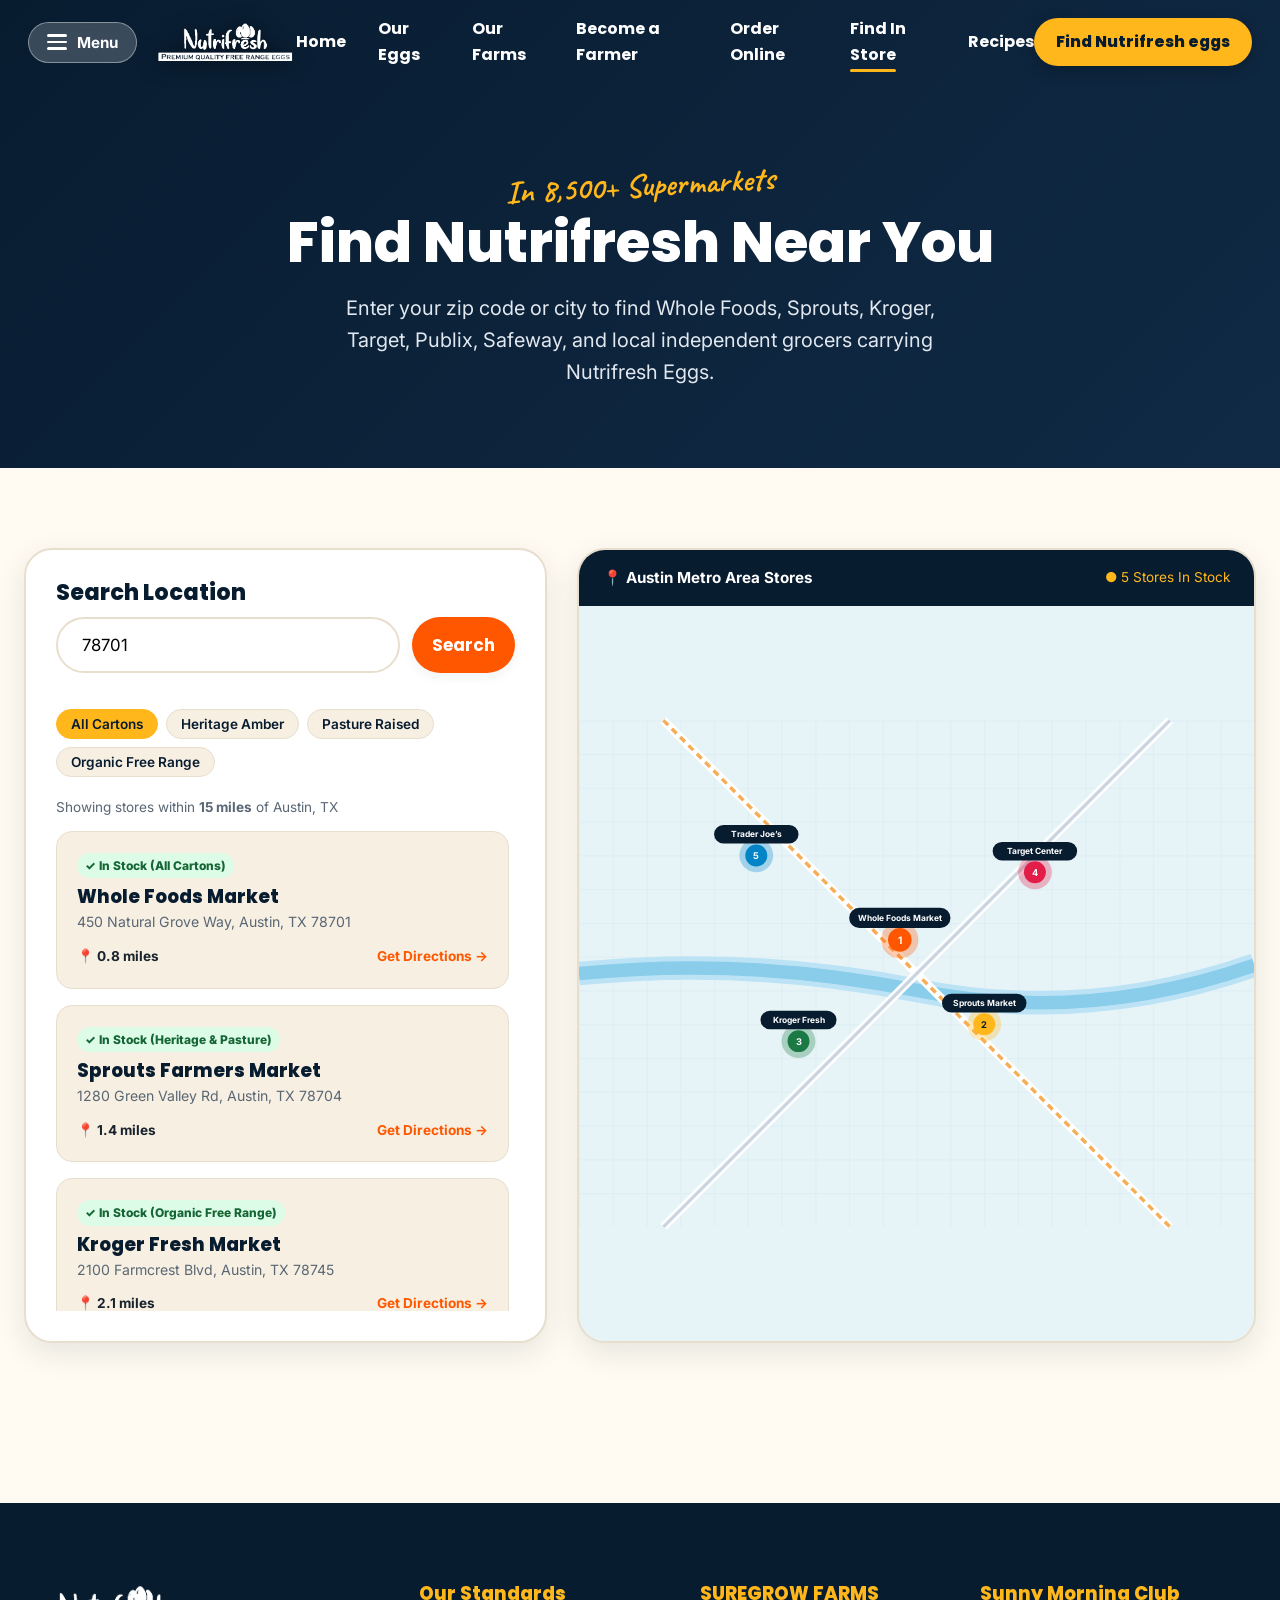
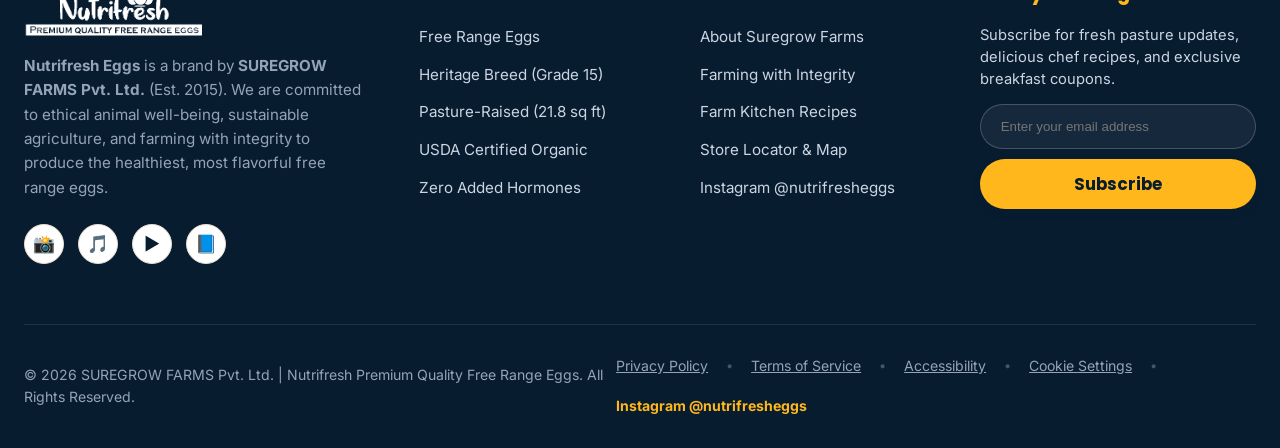
<file: store-locator.html>
<!DOCTYPE html>
<html lang="en">
<head>
  <meta charset="UTF-8">
  <meta name="viewport" content="width=device-width, initial-scale=1.0">
  <title>Find Nutrifresh Eggs In Stores | Store Locator</title>
  <meta name="description" content="Find Nutrifresh Pasture-Raised and Heritage eggs in grocery stores near you. Search by Zip code or City.">
  <link rel="icon" type="image/png" href="assets/favicon-icon.png">
  <link rel="preconnect" href="https://fonts.googleapis.com">
  <link rel="preconnect" href="https://fonts.gstatic.com" crossorigin>
  <link href="https://fonts.googleapis.com/css2?family=Caveat:wght@700&family=Inter:wght@400;500;600;700&family=Poppins:wght@600;700;800;900&display=swap" rel="stylesheet">
  <link rel="stylesheet" href="styles.css">
</head>
<body>

  <!-- Sticky Header -->
  <header class="site-header">
    <div class="header-container">
      <div class="header-left">
        <button class="drawer-trigger drawer-toggle" id="menuToggle" aria-label="Open Navigation Menu" aria-expanded="false">
          <div class="hamburger-icon">
            <span></span>
            <span></span>
            <span></span>
          </div>
          <span>Menu</span>
        </button>
        <a href="index.html" class="logo-brand" aria-label="Nutrifresh Homepage">
          <img src="assets/images/nutrifresh-logo-hires.png" alt="Nutrifresh - Premium Quality Free Range Eggs" class="brand-logo-img">
        </a>
      </div>

      <nav aria-label="Main Navigation">
        <ul class="nav-links">
          <li><a href="index.html">Home</a></li>
          <li><a href="products.html">Our Eggs</a></li>
          <li><a href="our-farms.html">Our Farms</a></li>
          <li><a href="become-a-farmer.html">Become a Farmer</a></li>
          <li><a href="order-online.html">Order Online</a></li>
          <li><a href="store-locator.html" class="active">Find In Store</a></li>
          <li><a href="recipes.html">Recipes</a></li>
        </ul>
      </nav>

      <div class="header-right">
        <a href="order-online.html" class="btn btn-primary nav-cta happy-find-btn">
          <span>Find Nutrifresh eggs</span>
        </a>
      </div>
    </div>
  </header>

  <!-- Slideout Drawer Menu (Exact Happy Egg Orange Layout) -->
  <div class="drawer-overlay" id="drawerOverlay">
    <div class="slideout-drawer happy-drawer-theme" id="navDrawer" role="dialog" aria-modal="true" aria-label="Navigation Drawer">
      <div class="drawer-header-happy">
        <button class="drawer-close" id="drawerClose" aria-label="Close menu">&times;</button>
      </div>

      <div class="drawer-body-happy">
        <div class="drawer-two-col">
          <!-- Primary Navigation -->
          <div class="drawer-col-primary">
            <ul class="drawer-nav-list happy-nav-primary">
              <li><a href="index.html"><span>Home</span> <span class="drawer-arrow">→</span></a></li>
              <li><a href="products.html"><span>Nutrifresh eggs</span> <span class="drawer-arrow">→</span></a></li>
              <li><a href="our-farms.html"><span>Nutrifresh Farms</span> <span class="drawer-arrow">→</span></a></li>
              <li><a href="become-a-farmer.html"><span>Become a farmer</span> <span class="drawer-arrow">→</span></a></li>
              <li><a href="index.html#about"><span>About</span> <span class="drawer-arrow">→</span></a></li>
              <li><a href="recipes.html"><span>Blog</span> <span class="drawer-arrow">→</span></a></li>
              <li style="display:none;"><a href="store-locator.html" class="active-drawer-item">Store Locator</a></li>
              <li style="display:none;"><a href="order-online.html">Order Online</a></li>
            </ul>
          </div>

          <!-- Secondary Links Right -->
          <div class="drawer-col-secondary">
            <ul class="drawer-secondary-links">
              <li><a href="become-a-farmer.html#faqs" class="drawer-quick-link">FAQs</a></li>
              <li><a href="our-farms.html">Press</a></li>
              <li><a href="index.html#contact-us">Contact</a></li>
              <li><a href="store-locator.html">Find in Store</a></li>
            </ul>
            <div class="drawer-contact-box">
              <p class="drawer-q-title">Questions?</p>
              <p class="drawer-q-sub">We're happy to help!</p>
              <a href="mailto:support@nutrifresheggs.com" class="drawer-email-link">support@nutrifresheggs.com</a>
              <div class="drawer-socials-row">
                <a href="https://www.instagram.com/nutrifresheggs?igsh=MWg3OXlhZmRjcnI1ZA==" target="_blank" rel="noopener noreferrer" aria-label="Instagram">📸</a>
                <a href="https://www.instagram.com/nutrifresheggs?igsh=MWg3OXlhZmRjcnI1ZA==" target="_blank" rel="noopener noreferrer" aria-label="Facebook">📘</a>
                <a href="https://www.instagram.com/nutrifresheggs?igsh=MWg3OXlhZmRjcnI1ZA==" target="_blank" rel="noopener noreferrer" class="drawer-social-btn" aria-label="TikTok">🎵</a>
                <a href="https://www.instagram.com/nutrifresheggs?igsh=MWg3OXlhZmRjcnI1ZA==" target="_blank" rel="noopener noreferrer" class="drawer-social-btn" aria-label="YouTube">▶️</a>
              </div>
            </div>
          </div>
        </div>

        <!-- Bottom Cartons Strip -->
        <div class="drawer-cartons-section happy-cartons-strip">
          <div class="drawer-cartons-title" style="color: #fff; opacity: 0.9;">Explore Our Pasture Cartons</div>
          <div class="drawer-cartons-grid">
            <a href="products.html#heritage" class="drawer-carton-item">
              <img src="assets/images/heritage-carton.jpg" alt="Heritage Amber Carton">
              <span>Heritage Amber</span>
            </a>
            <a href="products.html#pasture" class="drawer-carton-item">
              <img src="assets/images/pasture-carton.jpg" alt="Pasture Raised Carton">
              <span>Pasture Raised</span>
            </a>
            <a href="products.html#organic" class="drawer-carton-item">
              <img src="assets/images/organic-carton.jpg" alt="Organic Free Range Carton">
              <span>Organic Free Range</span>
            </a>
            <a href="products.html#freerange" class="drawer-carton-item">
              <img src="assets/images/freerange-carton.jpg" alt="Free Range Carton">
              <span>Free Range Brown</span>
            </a>
          </div>
          <div class="drawer-cta-bottom" style="margin-top: 20px; text-align: center;">
            <a href="order-online.html" class="btn btn-carton-shape" style="background: #081C30; color: #fff; padding: 12px 28px; width: 100%;">
              Order Online / Get Nutrifresh 🛒
            </a>
          </div>
        </div>
      </div>
    </div>
  </div>

  <!-- Page Hero -->
  <section class="page-hero">
    <div class="container">
      <span class="script-text" style="color: var(--primary-yellow); font-size: 2rem;">In 8,500+ Supermarkets</span>
      <h1>Find Nutrifresh Near You</h1>
      <p>Enter your zip code or city to find Whole Foods, Sprouts, Kroger, Target, Publix, Safeway, and local independent grocers carrying Nutrifresh Eggs.</p>
    </div>
  </section>

  <!-- Dedicated Store Locator App View -->
  <section style="padding: 40px 0 80px;">
    <div class="container">
      <div class="locator-page-container">
        
        <!-- Sidebar Search & Results -->
        <div class="locator-sidebar">
          <h3 style="font-size: 1.4rem; margin-bottom: 12px;">Search Location</h3>
          
          <div class="locator-search-bar" style="margin-bottom: 16px;">
            <input type="text" id="storeSearchInput" class="locator-input" placeholder="Zip Code (e.g. 78701) or City..." value="78701">
            <button id="storeSearchBtn" class="btn btn-orange" style="padding: 12px 20px;">Search</button>
          </div>

          <div class="locator-filters">
            <button class="filter-btn active">All Cartons</button>
            <button class="filter-btn">Heritage Amber</button>
            <button class="filter-btn">Pasture Raised</button>
            <button class="filter-btn">Organic Free Range</button>
          </div>

          <div style="font-size: 0.85rem; color: var(--muted-text); margin-bottom: 12px;">
            Showing stores within <strong>15 miles</strong> of Austin, TX
          </div>

          <div id="storeResultsList" class="store-list-scroll">
            <!-- Dynamic Store List -->
          </div>
        </div>

        <!-- Interactive Map Preview -->
        <div class="map-interactive-container">
          <div style="padding: 16px 24px; background: var(--deep-navy); color: var(--white); display: flex; justify-content: space-between; align-items: center;">
            <span style="font-weight: 700; font-size: 0.95rem;">📍 Austin Metro Area Stores</span>
            <span style="font-size: 0.85rem; color: var(--primary-yellow);">● 5 Stores In Stock</span>
          </div>

          <!-- Stylized SVG Map Mockup -->
          <svg class="map-svg-mockup" viewBox="0 0 800 600" style="background: #E6F3F7;">
            <defs>
              <pattern id="grid" width="40" height="40" patternUnits="userSpaceOnUse">
                <path d="M 40 0 L 0 0 0 40" fill="none" stroke="#D1E7EE" stroke-width="1"/>
              </pattern>
            </defs>
            <rect width="800" height="600" fill="url(#grid)" />
            
            <!-- Roads & Waterways -->
            <path d="M 0 300 Q 200 280 400 320 T 800 290" fill="none" stroke="#BCE3F5" stroke-width="28"/>
            <path d="M 0 300 Q 200 280 400 320 T 800 290" fill="none" stroke="#89CDEB" stroke-width="16"/>
            
            <!-- Highways -->
            <path d="M 100 0 L 700 600" fill="none" stroke="#FFFFFF" stroke-width="10"/>
            <path d="M 100 0 L 700 600" fill="none" stroke="#F6AD55" stroke-width="4" stroke-dasharray="8 6"/>
            
            <path d="M 700 0 L 100 600" fill="none" stroke="#FFFFFF" stroke-width="10"/>
            <path d="M 700 0 L 100 600" fill="none" stroke="#CBD5E1" stroke-width="4"/>

            <!-- Store Pins -->
            <!-- Pin 1: Whole Foods -->
            <g class="map-pin" transform="translate(380, 260)">
              <circle cx="0" cy="0" r="22" fill="#FF5700" opacity="0.3"/>
              <circle cx="0" cy="0" r="14" fill="#FF5700"/>
              <text x="0" y="5" text-anchor="middle" fill="#FFFFFF" font-weight="bold" font-size="12">1</text>
              <rect x="-60" y="-38" width="120" height="24" rx="12" fill="#081C30"/>
              <text x="0" y="-22" text-anchor="middle" fill="#FFFFFF" font-size="10" font-weight="bold">Whole Foods Market</text>
            </g>

            <!-- Pin 2: Sprouts -->
            <g class="map-pin" transform="translate(480, 360)">
              <circle cx="0" cy="0" r="20" fill="#FFB71B" opacity="0.3"/>
              <circle cx="0" cy="0" r="13" fill="#FFB71B"/>
              <text x="0" y="4" text-anchor="middle" fill="#081C30" font-weight="bold" font-size="11">2</text>
              <rect x="-50" y="-36" width="100" height="22" rx="11" fill="#081C30"/>
              <text x="0" y="-22" text-anchor="middle" fill="#FFFFFF" font-size="10" font-weight="bold">Sprouts Market</text>
            </g>

            <!-- Pin 3: Kroger -->
            <g class="map-pin" transform="translate(260, 380)">
              <circle cx="0" cy="0" r="20" fill="#1B7A43" opacity="0.3"/>
              <circle cx="0" cy="0" r="13" fill="#1B7A43"/>
              <text x="0" y="4" text-anchor="middle" fill="#FFFFFF" font-weight="bold" font-size="11">3</text>
              <rect x="-45" y="-36" width="90" height="22" rx="11" fill="#081C30"/>
              <text x="0" y="-22" text-anchor="middle" fill="#FFFFFF" font-size="10" font-weight="bold">Kroger Fresh</text>
            </g>

            <!-- Pin 4: Target -->
            <g class="map-pin" transform="translate(540, 180)">
              <circle cx="0" cy="0" r="20" fill="#E11D48" opacity="0.3"/>
              <circle cx="0" cy="0" r="13" fill="#E11D48"/>
              <text x="0" y="4" text-anchor="middle" fill="#FFFFFF" font-weight="bold" font-size="11">4</text>
              <rect x="-50" y="-36" width="100" height="22" rx="11" fill="#081C30"/>
              <text x="0" y="-22" text-anchor="middle" fill="#FFFFFF" font-size="10" font-weight="bold">Target Center</text>
            </g>

            <!-- Pin 5: Trader Joe's -->
            <g class="map-pin" transform="translate(210, 160)">
              <circle cx="0" cy="0" r="20" fill="#0284C7" opacity="0.3"/>
              <circle cx="0" cy="0" r="13" fill="#0284C7"/>
              <text x="0" y="4" text-anchor="middle" fill="#FFFFFF" font-weight="bold" font-size="11">5</text>
              <rect x="-50" y="-36" width="100" height="22" rx="11" fill="#081C30"/>
              <text x="0" y="-22" text-anchor="middle" fill="#FFFFFF" font-size="10" font-weight="bold">Trader Joe’s</text>
            </g>
          </svg>
        </div>

      </div>
    </div>
  </section>

  <!-- ==========================================
       Standardized Global Footer
       ========================================== -->
  <footer class="site-footer">
    <div class="container">
      <div class="footer-top">
        <!-- Brand & Social Column -->
        <div class="footer-brand">
          <div class="logo-brand" style="margin-bottom: 16px;">
            <a href="index.html" class="logo-brand" aria-label="Nutrifresh Homepage">
              <img src="assets/images/nutrifresh-logo-hires-white.png" alt="Nutrifresh - Premium Quality Free Range Eggs" class="brand-logo-img-white">
            </a>
          </div>
          <p><strong>Nutrifresh Eggs</strong> is a brand by <strong>SUREGROW FARMS Pvt. Ltd.</strong> (Est. 2015). We are committed to ethical animal well-being, sustainable agriculture, and farming with integrity to produce the healthiest, most flavorful free range eggs.</p>
          <div class="drawer-socials">
            <a href="https://www.instagram.com/nutrifresheggs?igsh=MWg3OXlhZmRjcnI1ZA==" target="_blank" rel="noopener noreferrer" class="drawer-social-btn" aria-label="Instagram">📸</a>
            <a href="https://www.instagram.com/nutrifresheggs?igsh=MWg3OXlhZmRjcnI1ZA==" target="_blank" rel="noopener noreferrer" class="drawer-social-btn" aria-label="TikTok">🎵</a>
            <a href="https://www.instagram.com/nutrifresheggs?igsh=MWg3OXlhZmRjcnI1ZA==" target="_blank" rel="noopener noreferrer" class="drawer-social-btn" aria-label="YouTube">▶️</a>
            <a href="https://www.instagram.com/nutrifresheggs?igsh=MWg3OXlhZmRjcnI1ZA==" target="_blank" rel="noopener noreferrer" class="drawer-social-btn" aria-label="Facebook">📘</a>
          </div>
        </div>

        <!-- Column 1: Our Standards & Products -->
        <div class="footer-col">
          <h4>Our Standards</h4>
          <ul class="footer-links">
            <li><a href="products.html">Free Range Eggs</a></li>
            <li><a href="products.html#heritage">Heritage Breed (Grade 15)</a></li>
            <li><a href="products.html#pasture">Pasture-Raised (21.8 sq ft)</a></li>
            <li><a href="products.html#organic">USDA Certified Organic</a></li>
            <li><a href="our-farms.html">Zero Added Hormones</a></li>
          </ul>
        </div>

        <!-- Column 2: Suregrow Farms Navigation -->
        <div class="footer-col">
          <h4>SUREGROW FARMS</h4>
          <ul class="footer-links">
            <li><a href="our-farms.html">About Suregrow Farms</a></li>
            <li><a href="our-farms.html">Farming with Integrity</a></li>
            <li><a href="recipes.html">Farm Kitchen Recipes</a></li>
            <li><a href="store-locator.html">Store Locator &amp; Map</a></li>
            <li><a href="https://www.instagram.com/nutrifresheggs?igsh=MWg3OXlhZmRjcnI1ZA==" target="_blank" rel="noopener noreferrer">Instagram @nutrifresheggs</a></li>
          </ul>
        </div>

        <!-- Column 3: Newsletter Signup Form -->
        <div class="footer-col footer-newsletter-col">
          <h4>Sunny Morning Club</h4>
          <p style="font-size: 0.92rem; color: #CBD5E1; margin-bottom: 14px; line-height: 1.5;">Subscribe for fresh pasture updates, delicious chef recipes, and exclusive breakfast coupons.</p>
          <form class="newsletter-form" id="footerNewsletter" novalidate onsubmit="event.preventDefault();">
            <div class="newsletter-input-group">
              <input type="email" id="newsletterEmail" class="newsletter-input" placeholder="Enter your email address" aria-label="Email address for newsletter" required autocomplete="email">
              <button type="submit" class="btn btn-primary newsletter-submit-btn" aria-label="Subscribe to Sunny Morning Club">
                <span>Subscribe</span>
              </button>
            </div>
            <div class="newsletter-feedback" id="newsletterFeedback" aria-live="polite"></div>
          </form>
        </div>
      </div>

      <!-- Footer Bottom & Legal Links -->
      <div class="footer-bottom">
        <div>© 2026 SUREGROW FARMS Pvt. Ltd. | Nutrifresh Premium Quality Free Range Eggs. All Rights Reserved.</div>
        <div class="footer-legal-links" style="display: flex; gap: 18px; flex-wrap: wrap; align-items: center;">
          <a href="#legalModal" class="legal-link-btn" data-legal-tab="privacy">Privacy Policy</a>
          <span class="legal-sep" aria-hidden="true">•</span>
          <a href="#legalModal" class="legal-link-btn" data-legal-tab="terms">Terms of Service</a>
          <span class="legal-sep" aria-hidden="true">•</span>
          <a href="#legalModal" class="legal-link-btn" data-legal-tab="accessibility">Accessibility</a>
          <span class="legal-sep" aria-hidden="true">•</span>
          <a href="#legalModal" class="legal-link-btn" data-legal-tab="cookies">Cookie Settings</a>
          <span class="legal-sep" aria-hidden="true">•</span>
          <a href="https://www.instagram.com/nutrifresheggs?igsh=MWg3OXlhZmRjcnI1ZA==" target="_blank" rel="noopener noreferrer" style="color: var(--primary-yellow); font-weight: 700;">Instagram @nutrifresheggs</a>
        </div>
      </div>
    </div>
  </footer>

  <!-- ==========================================
       Interactive Legal & Compliance Modal
       ========================================== -->
  <div class="modal-overlay legal-modal-overlay" id="legalModal" role="dialog" aria-modal="true" aria-labelledby="legalModalTitle" aria-hidden="true">
    <div class="legal-modal-card">
      <!-- Header -->
      <div class="legal-modal-header">
        <div class="legal-header-brand">
          <span class="legal-badge">SUREGROW FARMS PVT. LTD.</span>
          <h2 id="legalModalTitle" class="legal-modal-title">Legal &amp; Compliance Information</h2>
        </div>
        <button type="button" class="legal-modal-close" id="closeLegalModal" aria-label="Close Legal Information Modal">&times;</button>
      </div>

      <!-- Tab Bar -->
      <div class="legal-modal-tabs legal-tabs" role="tablist" aria-label="Legal Sections">
        <button type="button" class="legal-tab-btn active" role="tab" id="tabBtnPrivacy" aria-selected="true" aria-controls="tabPanelPrivacy" data-tab="privacy">
          <span class="tab-icon">🔒</span> Privacy Policy
        </button>
        <button type="button" class="legal-tab-btn" role="tab" id="tabBtnTerms" aria-selected="false" aria-controls="tabPanelTerms" data-tab="terms">
          <span class="tab-icon">📜</span> Terms of Service
        </button>
        <button type="button" class="legal-tab-btn" role="tab" id="tabBtnAccessibility" aria-selected="false" aria-controls="tabPanelAccessibility" data-tab="accessibility">
          <span class="tab-icon">♿</span> Accessibility
        </button>
        <button type="button" class="legal-tab-btn" role="tab" id="tabBtnCookies" aria-selected="false" aria-controls="tabPanelCookies" data-tab="cookies">
          <span class="tab-icon">🍪</span> Cookie Settings
        </button>
      </div>

      <!-- Tab Panels Body -->
      <div class="legal-modal-body">
        <!-- 1. Privacy Policy Panel -->
        <div class="legal-tab-panel active" id="tabPanelPrivacy" role="tabpanel" aria-labelledby="tabBtnPrivacy">
          <h3>Privacy Policy</h3>
          <p class="legal-meta">Last Updated: January 1, 2026 | Effective for Suregrow Farms Pvt. Ltd. &amp; Nutrifresh Eggs</p>
          <div class="legal-content-block">
            <h4>1. Information We Collect</h4>
            <p>Suregrow Farms Pvt. Ltd. collects information you voluntarily provide, such as your email address when subscribing to the Sunny Morning Club newsletter, and ZIP/city queries entered in our Store Locator.</p>
            
            <h4>2. How We Use Your Information</h4>
            <p>We use your information exclusively to deliver farm news, recipes, and store distribution updates. We never sell, rent, or trade your personal data to third-party brokers or advertisers.</p>
            
            <h4>3. Data Security &amp; Storage</h4>
            <p>All data is transmitted via industry-standard TLS encryption. You may unsubscribe from communications at any time by clicking the unsubscribe link or contacting <a href="mailto:privacy@suregrowfarms.com">privacy@suregrowfarms.com</a>.</p>
          </div>
        </div>

        <!-- 2. Terms of Service Panel -->
        <div class="legal-tab-panel" id="tabPanelTerms" role="tabpanel" aria-labelledby="tabBtnTerms" hidden>
          <h3>Terms of Service</h3>
          <p class="legal-meta">Governing use of nutrifresheggs.com and Suregrow Farms digital properties</p>
          <div class="legal-content-block">
            <h4>1. Acceptance of Terms</h4>
            <p>By accessing or utilizing any part of this website, you agree to comply with these terms, all applicable agricultural trade standards, and consumer protection laws.</p>
            
            <h4>2. Intellectual Property &amp; Trademarks</h4>
            <p>All trademarks, brand names, product packaging designs, photography, and original farm stories are the proprietary assets of SUREGROW FARMS Pvt. Ltd. (Est. 2015). Unauthorized reproduction is prohibited.</p>
            
            <h4>3. Nutritional Transparency &amp; Farm Claims</h4>
            <p>Nutritional metrics, yolk color scales, and animal welfare metrics (21.8 sq ft pasture per hen) reflect our standard pasture-raised farming practices certified by American Humane Certified™ and USDA Organic programs.</p>
          </div>
        </div>

        <!-- 3. Accessibility Statement Panel -->
        <div class="legal-tab-panel" id="tabPanelAccessibility" role="tabpanel" aria-labelledby="tabBtnAccessibility" hidden>
          <h3>Accessibility Statement</h3>
          <p class="legal-meta">Our Commitment to Universal Web Accessibility (WCAG 2.1 AA Standard)</p>
          <div class="legal-content-block">
            <h4>1. Standards &amp; Measures</h4>
            <p>Nutrifresh Eggs is dedicated to ensuring digital accessibility for people with disabilities. We continually improve the user experience for everyone and apply relevant accessibility standards, aiming for full WCAG 2.1 Level AA conformance.</p>
            
            <h4>2. Assistive Technology Support</h4>
            <p>Features include semantic HTML5 landmarks, complete keyboard navigability (Tab/Shift+Tab/ESC), high-contrast text ratios exceeding 4.5:1, screen-reader aria labels on all interactive buttons and modals.</p>
            
            <h4>3. Accessibility Feedback</h4>
            <p>We welcome your feedback on the accessibility of our site. Please email our accessibility coordinator at <a href="mailto:accessibility@suregrowfarms.com">accessibility@suregrowfarms.com</a>.</p>
          </div>
        </div>

        <!-- 4. Cookie Settings Panel -->
        <div class="legal-tab-panel" id="tabPanelCookies" role="tabpanel" aria-labelledby="tabBtnCookies" hidden>
          <h3>Cookie Settings &amp; Preferences</h3>
          <p class="legal-meta">Manage your privacy and data collection preferences</p>
          
          <div class="cookie-options-list">
            <div class="cookie-option-card">
              <div class="cookie-option-info">
                <h4>Essential &amp; Functional Cookies</h4>
                <p>Required for basic site navigation, video audio state, drawer operation, and security. Cannot be disabled.</p>
              </div>
              <div class="cookie-toggle-wrap">
                <span class="cookie-status-badge locked">Always Active</span>
              </div>
            </div>

            <div class="cookie-option-card">
              <div class="cookie-option-info">
                <h4>Analytics &amp; Performance Cookies</h4>
                <p>Helps us understand how visitors interact with our recipe directory and store finder to improve load times and user experience.</p>
              </div>
              <div class="cookie-toggle-wrap">
                <label class="toggle-switch">
                  <input type="checkbox" id="cookieAnalyticsToggle" checked>
                  <span class="toggle-slider"></span>
                </label>
              </div>
            </div>

            <div class="cookie-option-card">
              <div class="cookie-option-info">
                <h4>Marketing &amp; Social Media Cookies</h4>
                <p>Enables Instagram embed feeds, recipe sharing, and localized grocery store retail campaigns.</p>
              </div>
              <div class="cookie-toggle-wrap">
                <label class="toggle-switch">
                  <input type="checkbox" id="cookieMarketingToggle" checked>
                  <span class="toggle-slider"></span>
                </label>
              </div>
            </div>
          </div>

          <div class="cookie-actions-bar">
            <button type="button" class="btn btn-outline" id="saveCookiePreferencesBtn">Save Preferences</button>
            <button type="button" class="btn btn-primary" id="acceptAllCookiesBtn">Accept All Cookies</button>
          </div>
          <div id="cookieFeedbackMsg" class="cookie-feedback-msg" aria-live="polite"></div>
        </div>
      </div>

      <!-- Footer -->
      <div class="legal-modal-footer">
        <div class="legal-footer-note">SUREGROW FARMS Pvt. Ltd. • Certified Organic &amp; Pasture-Raised Integrity</div>
        <button type="button" class="btn btn-navy" id="dismissLegalModalBtn">Close Window</button>
      </div>
    </div>
  </div>

  <script src="app.js"></script>
</body>
</html>
</file>
<file: styles.css>
/* ==========================================================================
   Nutrifresh Eggs - Official Stylesheet (Happy Egg Replica)
   Colors, Modern Layouts, Organic Shapes & Interactions
   ========================================================================== */

:root {
  --primary-yellow: #FFB71B;
  --primary-yellow-hover: #EAA208;
  --yolk-orange: #FF5700;
  --yolk-orange-dark: #D44400;
  --deep-navy: #081C30;
  --navy-light: #102A45;
  --pasture-green: #1B7A43;
  --pasture-green-light: #2E9E5B;
  --pasture-green-dark: #12552E;
  --sky-blue: #DDF4FE;
  --heritage-blue: #3E84A8;
  --eggshell-cream: #FFFBF2;
  --cream-alt: #F7EFE1;
  --white: #FFFFFF;
  --dark-text: #19232D;
  --muted-text: #596775;
  --border-light: #E8DECE;
  --font-heading: 'Poppins', -apple-system, BlinkMacSystemFont, sans-serif;
  --font-body: 'Inter', -apple-system, BlinkMacSystemFont, sans-serif;
  --font-script: 'Caveat', cursive, sans-serif;
  --shadow-sm: 0 4px 12px rgba(8, 28, 48, 0.06);
  --shadow-md: 0 10px 30px rgba(8, 28, 48, 0.1);
  --shadow-lg: 0 20px 50px rgba(8, 28, 48, 0.16);
  --radius-sm: 8px;
  --radius-md: 16px;
  --radius-lg: 28px;
  --radius-pill: 9999px;
  --radius-carton: 36px 36px 20px 20px;
  --transition-smooth: all 0.3s cubic-bezier(0.25, 0.8, 0.25, 1);
  --transition-bounce: all 0.4s cubic-bezier(0.34, 1.56, 0.64, 1);
}

/* Base & Reset */
*, *::before, *::after {
  box-sizing: border-box;
  margin: 0;
  padding: 0;
}

html {
  scroll-behavior: smooth;
  font-size: 16px;
}

body {
  font-family: var(--font-body);
  background-color: var(--eggshell-cream);
  color: var(--dark-text);
  line-height: 1.6;
  overflow-x: hidden;
  position: relative;
  -webkit-font-smoothing: antialiased;
}

img, video {
  max-width: 100%;
  height: auto;
  display: block;
}

a {
  text-decoration: none;
  color: inherit;
  transition: var(--transition-smooth);
}

button {
  cursor: pointer;
  border: none;
  outline: none;
  font-family: inherit;
  transition: var(--transition-smooth);
}

h1, h2, h3, h4, h5, h6 {
  font-family: var(--font-heading);
  font-weight: 800;
  color: var(--deep-navy);
  line-height: 1.15;
}

.script-text {
  font-family: var(--font-script);
  font-size: 1.75rem;
  color: var(--yolk-orange);
  font-weight: 700;
  display: inline-block;
  transform: rotate(-3deg);
}

.container {
  width: 100%;
  max-width: 1280px;
  margin: 0 auto;
  padding: 0 24px;
}

.container-narrow {
  max-width: 980px;
  margin: 0 auto;
  padding: 0 24px;
}

.text-center { text-align: center; }
.text-navy { color: var(--deep-navy); }
.text-orange { color: var(--yolk-orange); }
.text-yellow { color: var(--primary-yellow); }
.text-green { color: var(--pasture-green); }

/* Buttons */
.btn {
  display: inline-flex;
  align-items: center;
  justify-content: center;
  gap: 10px;
  font-family: var(--font-heading);
  font-weight: 700;
  font-size: 1.05rem;
  padding: 14px 30px;
  border-radius: var(--radius-pill);
  transition: var(--transition-bounce);
  text-decoration: none;
  position: relative;
  overflow: hidden;
  box-shadow: var(--shadow-sm);
}

.btn-primary {
  background-color: var(--primary-yellow);
  color: var(--deep-navy);
}

.btn-primary:hover {
  background-color: var(--primary-yellow-hover);
  transform: translateY(-3px) scale(1.02);
  box-shadow: 0 12px 25px rgba(255, 183, 27, 0.4);
}

.btn-orange {
  background-color: var(--yolk-orange);
  color: var(--white);
}

.btn-orange:hover {
  background-color: var(--yolk-orange-dark);
  transform: translateY(-3px) scale(1.02);
  box-shadow: 0 12px 25px rgba(255, 87, 0, 0.4);
}

.btn-navy {
  background-color: var(--deep-navy);
  color: var(--white);
}

.btn-navy:hover {
  background-color: var(--navy-light);
  transform: translateY(-3px) scale(1.02);
  box-shadow: 0 12px 25px rgba(8, 28, 48, 0.35);
}

.btn-outline {
  background: transparent;
  color: var(--deep-navy);
  border: 2px solid var(--deep-navy);
}

.btn-outline:hover {
  background: var(--deep-navy);
  color: var(--white);
}

.btn-outline-white {
  background: transparent;
  color: var(--white);
  border: 2px solid var(--white);
}

.btn-outline-white:hover {
  background: var(--white);
  color: var(--deep-navy);
}

.btn-carton-shape {
  border-radius: 20px 20px 10px 10px;
  box-shadow: 0 6px 0 rgba(0,0,0,0.15), var(--shadow-sm);
  padding: 12px 24px;
}
.btn-carton-shape:active {
  transform: translateY(2px);
  box-shadow: 0 2px 0 rgba(0,0,0,0.15);
}

/* ==========================================================================
   Header & Navigation
   ========================================================================== */

.site-header {
  position: fixed;
  top: 0;
  left: 0;
  width: 100%;
  z-index: 1000;
  padding: 16px 0;
  transition: all 0.35s ease;
}

.site-header.scrolled {
  background: rgba(255, 251, 242, 0.96);
  backdrop-filter: blur(12px);
  padding: 10px 0;
  box-shadow: 0 4px 20px rgba(8, 28, 48, 0.08);
}

.site-header.scrolled .logo-brand {
  color: var(--deep-navy);
}

.site-header.scrolled .nav-links a {
  color: var(--deep-navy);
}

.site-header.scrolled .hamburger-icon span {
  background-color: var(--deep-navy);
}

.header-container {
  display: flex;
  align-items: center;
  justify-content: space-between;
  max-width: 1380px;
  margin: 0 auto;
  padding: 0 28px;
}

.header-left {
  display: flex;
  align-items: center;
  gap: 20px;
}

.drawer-trigger {
  display: flex;
  align-items: center;
  gap: 10px;
  background: rgba(255, 255, 255, 0.2);
  border: 1.5px solid rgba(255, 255, 255, 0.4);
  padding: 10px 18px;
  border-radius: var(--radius-pill);
  backdrop-filter: blur(8px);
  color: var(--white);
  font-weight: 700;
  font-size: 0.95rem;
}

.site-header.scrolled .drawer-trigger {
  background: var(--cream-alt);
  border-color: var(--border-light);
  color: var(--deep-navy);
}

.hamburger-icon {
  display: flex;
  flex-direction: column;
  justify-content: center;
  gap: 4px;
  width: 20px;
}

.hamburger-icon span {
  display: block;
  height: 2.5px;
  width: 100%;
  background-color: var(--white);
  border-radius: 2px;
  transition: var(--transition-smooth);
}

.logo-brand {
  display: flex;
  align-items: center;
  text-decoration: none;
  transition: transform 0.25s ease;
}

.logo-brand:hover {
  transform: scale(1.03);
}

.brand-logo-img {
  height: 52px;
  width: auto;
  object-fit: contain;
  display: block;
  filter: brightness(0) invert(1) drop-shadow(0 2px 10px rgba(0,0,0,0.6));
  transition: filter 0.3s ease;
}

.site-header.scrolled .brand-logo-img {
  filter: drop-shadow(0 1px 4px rgba(0,0,0,0.15));
}

.drawer-header .brand-logo-img {
  filter: drop-shadow(0 1px 4px rgba(0,0,0,0.15));
}

.brand-logo-img-white {
  height: 55px;
  width: auto;
  object-fit: contain;
  display: block;
}

.logo-egg-icon {
  width: 32px;
  height: 38px;
  background: var(--primary-yellow);
  border-radius: 50% 50% 50% 50% / 60% 60% 40% 40%;
  display: inline-flex;
  align-items: center;
  justify-content: center;
  box-shadow: inset 0 -3px 0 rgba(0,0,0,0.15);
  position: relative;
}

.logo-egg-icon::after {
  content: '✦';
  font-size: 14px;
  color: var(--deep-navy);
}

.logo-brand span.highlight {
  color: var(--primary-yellow);
}

.nav-links {
  display: flex;
  align-items: center;
  list-style: none;
  gap: 32px;
}

.nav-links a {
  font-family: var(--font-heading);
  font-weight: 700;
  font-size: 1rem;
  color: var(--white);
  position: relative;
  padding: 6px 0;
}

.nav-links a::after {
  content: '';
  position: absolute;
  bottom: 0;
  left: 0;
  width: 0;
  height: 3px;
  background: var(--primary-yellow);
  border-radius: 2px;
  transition: var(--transition-smooth);
}

.nav-links a:hover::after,
.nav-links a.active::after {
  width: 100%;
}

.header-right {
  display: flex;
  align-items: center;
  gap: 16px;
}

/* Slideout Drawer */
.drawer-overlay {
  position: fixed;
  inset: 0;
  background: rgba(8, 28, 48, 0.65);
  backdrop-filter: blur(6px);
  z-index: 2000;
  opacity: 0;
  visibility: hidden;
  transition: all 0.4s ease;
}

.drawer-overlay.active {
  opacity: 1;
  visibility: visible;
}

.slideout-drawer {
  position: fixed;
  top: 0;
  left: -100%;
  width: 100%;
  max-width: 520px;
  height: 100vh;
  background: var(--eggshell-cream);
  z-index: 2001;
  display: flex;
  flex-direction: column;
  box-shadow: 20px 0 60px rgba(0,0,0,0.25);
  transition: left 0.45s cubic-bezier(0.16, 1, 0.3, 1);
  overflow-y: auto;
}

.drawer-overlay.active .slideout-drawer {
  left: 0;
}

.drawer-header {
  display: flex;
  align-items: center;
  justify-content: space-between;
  padding: 28px 32px;
  border-bottom: 1px solid var(--border-light);
}

.drawer-close {
  background: var(--cream-alt);
  border: none;
  width: 44px;
  height: 44px;
  border-radius: 50%;
  font-size: 1.4rem;
  display: flex;
  align-items: center;
  justify-content: center;
  color: var(--deep-navy);
}

.drawer-close:hover {
  background: var(--primary-yellow);
  transform: rotate(90deg);
}

.drawer-body {
  padding: 32px;
  display: flex;
  flex-direction: column;
  gap: 32px;
}

.drawer-nav-list {
  list-style: none;
  display: flex;
  flex-direction: column;
  gap: 16px;
}

.drawer-nav-list a {
  font-family: var(--font-heading);
  font-size: 1.7rem;
  font-weight: 800;
  color: var(--deep-navy);
  display: flex;
  align-items: center;
  justify-content: space-between;
}

.drawer-nav-list a:hover {
  color: var(--yolk-orange);
  transform: translateX(8px);
}

.drawer-cartons-section {
  background: var(--cream-alt);
  border-radius: var(--radius-md);
  padding: 24px;
}

.drawer-cartons-title {
  font-size: 0.9rem;
  text-transform: uppercase;
  letter-spacing: 1px;
  color: var(--muted-text);
  margin-bottom: 16px;
  font-weight: 700;
}

.drawer-cartons-grid {
  display: grid;
  grid-template-columns: repeat(2, 1fr);
  gap: 12px;
}

.drawer-carton-item {
  background: var(--white);
  border-radius: var(--radius-sm);
  padding: 12px;
  text-align: center;
  border: 1px solid var(--border-light);
  transition: var(--transition-bounce);
}

.drawer-carton-item:hover {
  border-color: var(--primary-yellow);
  transform: translateY(-4px);
  box-shadow: var(--shadow-sm);
}

.drawer-carton-item img {
  height: 70px;
  object-fit: contain;
  margin: 0 auto 8px;
}

.drawer-carton-item span {
  font-weight: 700;
  font-size: 0.85rem;
  color: var(--deep-navy);
  display: block;
}

.drawer-footer {
  margin-top: auto;
  padding: 24px 32px 32px;
  border-top: 1px solid var(--border-light);
}

.drawer-socials {
  display: flex;
  gap: 14px;
  margin-top: 14px;
}

.drawer-social-btn {
  width: 40px;
  height: 40px;
  border-radius: 50%;
  background: var(--white);
  border: 1px solid var(--border-light);
  display: flex;
  align-items: center;
  justify-content: center;
  color: var(--deep-navy);
  font-size: 1.1rem;
}

.drawer-social-btn:hover {
  background: var(--primary-yellow);
  color: var(--deep-navy);
}

/* ==========================================================================
   Hero Section with Exact Happy Brunch Scene & Header (Screenshot 1)
   ========================================================================== */

.happy-header-layout {
  position: fixed;
  top: 0;
  left: 0;
  width: 100%;
  z-index: 1000;
  padding: 18px 0;
  background: transparent;
  transition: all 0.35s ease;
}

.happy-header-layout.scrolled {
  background: rgba(255, 251, 242, 0.96) !important;
  backdrop-filter: blur(12px);
  -webkit-backdrop-filter: blur(12px);
  padding: 10px 0 !important;
  box-shadow: 0 4px 20px rgba(8, 28, 48, 0.08);
}

.happy-header-layout.scrolled .happy-hamburger-btn .hamburger-icon span {
  background-color: #081C30 !important;
}

.happy-header-layout.scrolled .happy-center-logo .brand-logo-img {
  filter: drop-shadow(0 1px 4px rgba(0,0,0,0.15)) !important;
}

.happy-header-layout nav,
.happy-header-layout .nav-links {
  display: none !important;
}

.happy-nav-container {
  display: flex;
  align-items: center;
  justify-content: space-between;
  max-width: 1400px;
  margin: 0 auto;
  padding: 0 36px;
  position: relative;
}

.happy-hamburger-btn {
  background: transparent !important;
  border: none !important;
  padding: 4px;
  cursor: pointer;
}

.happy-hamburger-btn .hamburger-icon {
  width: 28px;
  gap: 5px;
}

.happy-hamburger-btn .hamburger-icon span {
  height: 3px;
  background-color: #FFFFFF;
  border-radius: 2px;
  transition: background-color 0.3s ease;
}

.happy-center-logo {
  position: absolute;
  left: 50%;
  transform: translateX(-50%);
}

.happy-center-logo .brand-logo-img {
  height: 52px;
  filter: brightness(0) invert(1) drop-shadow(0 2px 10px rgba(0,0,0,0.5));
  transition: filter 0.3s ease, height 0.3s ease;
}

.happy-find-btn {
  background: #FFB71B !important;
  color: #081C30 !important;
  font-family: 'Poppins', sans-serif;
  font-weight: 800;
  font-size: 0.98rem;
  padding: 11px 22px !important;
  border-radius: 9999px !important; /* Oval like an egg */
  box-shadow: 0 4px 15px rgba(0,0,0,0.22);
  border: none;
  text-decoration: none;
  display: inline-flex;
  align-items: center;
  justify-content: center;
  white-space: nowrap;
  transition: all 0.3s cubic-bezier(0.34, 1.56, 0.64, 1);
}

.happy-find-btn:hover {
  background: #FFA000 !important;
  transform: translateY(-2px) scale(1.03);
  box-shadow: 0 8px 24px rgba(255, 183, 27, 0.45);
}

.happy-find-btn::after {
  display: none !important;
}

.curved-headline-svg,
.hero-bottom-actions,
.hero-sound-toggle,
.floating-cta-btn,
.floating-locator-cta {
  display: none !important;
}

.happy-hero-fullscreen {
  position: relative;
  width: 100%;
  height: 100vh;
  min-height: 600px;
  display: flex;
  align-items: center;
  justify-content: center;
  overflow: hidden;
  background-color: #081C30;
}

.hero-video-wrapper {
  position: absolute;
  inset: 0;
  width: 100%;
  height: 100%;
  overflow: hidden;
  z-index: 1;
}

.hero-video.happy-fullscreen-video {
  width: 100%;
  height: 100%;
  object-fit: cover;
  display: block;
  opacity: 1 !important;
}

.happy-hero-scrim {
  position: absolute;
  inset: 0;
  background: rgba(0, 0, 0, 0.12);
  z-index: 2;
}

.happy-hero-center-content {
  position: relative;
  z-index: 5;
  text-align: center;
  display: flex;
  align-items: center;
  justify-content: center;
  height: auto;
  margin: 0;
  padding: 0 20px;
}

.happy-hero-title {
  display: none !important;
}

.happy-hero-bottom-curve {
  position: absolute;
  bottom: -1px;
  left: 0;
  width: 100%;
  z-index: 6;
  line-height: 0;
}

.happy-hero-bottom-curve svg {
  display: block;
  width: 100%;
  height: 50px;
}

/* ==========================================================================
   Dotted Farm-To-Table Path Section
   ========================================================================== */

.farm-path-section {
  padding: 80px 0 100px;
  position: relative;
  background-color: var(--eggshell-cream);
}

.section-header {
  text-align: center;
  max-width: 760px;
  margin: 0 auto 60px;
}

.section-tag {
  display: inline-block;
  font-family: var(--font-heading);
  font-weight: 800;
  font-size: 0.9rem;
  letter-spacing: 1.5px;
  text-transform: uppercase;
  color: var(--yolk-orange);
  background: rgba(255, 87, 0, 0.1);
  padding: 6px 16px;
  border-radius: var(--radius-pill);
  margin-bottom: 12px;
}

.section-title {
  font-size: 2.8rem;
  margin-bottom: 16px;
}

.section-desc {
  font-size: 1.15rem;
  color: var(--muted-text);
}

.path-grid {
  display: grid;
  grid-template-columns: repeat(4, 1fr);
  gap: 32px;
  position: relative;
}

.path-grid::before {
  content: '';
  position: absolute;
  top: 70px;
  left: 15%;
  width: 70%;
  height: 4px;
  background-image: radial-gradient(circle, var(--primary-yellow) 40%, transparent 40%);
  background-size: 16px 16px;
  z-index: 1;
}

.path-card {
  position: relative;
  z-index: 2;
  background: var(--white);
  border-radius: var(--radius-lg);
  padding: 40px 30px;
  text-align: center;
  box-shadow: var(--shadow-sm);
  border: 2px solid var(--border-light);
  transition: var(--transition-bounce);
}

.path-card:hover {
  transform: translateY(-8px);
  box-shadow: var(--shadow-md);
  border-color: var(--primary-yellow);
}

.path-icon-bubble {
  width: 90px;
  height: 90px;
  margin: 0 auto 24px;
  background: var(--cream-alt);
  border-radius: 50%;
  display: flex;
  align-items: center;
  justify-content: center;
  font-size: 2.5rem;
  position: relative;
  box-shadow: inset 0 -4px 0 rgba(0,0,0,0.06);
}

.path-step-badge {
  position: absolute;
  top: -4px;
  right: -4px;
  width: 32px;
  height: 32px;
  background: var(--yolk-orange);
  color: var(--white);
  border-radius: 50%;
  font-size: 0.9rem;
  font-weight: 800;
  display: flex;
  align-items: center;
  justify-content: center;
  border: 3px solid var(--white);
}

.path-card h3 {
  font-size: 1.4rem;
  margin-bottom: 12px;
}

.path-card p {
  color: var(--muted-text);
  font-size: 1rem;
  line-height: 1.55;
}

/* ==========================================================================
   Collage Section: 'Happy Hen. Nutrifresh Egg.'
   ========================================================================== */

.collage-section {
  padding: 100px 0;
  background: var(--cream-alt);
  position: relative;
  overflow: hidden;
}

.collage-grid {
  display: grid;
  grid-template-columns: 1fr 1fr;
  gap: 60px;
  align-items: center;
}

.collage-visuals {
  position: relative;
  min-height: 520px;
}

.collage-main-img {
  width: 78%;
  border-radius: var(--radius-lg);
  box-shadow: var(--shadow-lg);
  border: 6px solid var(--white);
  transform: rotate(-2deg);
  transition: var(--transition-bounce);
}

.collage-main-img:hover {
  transform: rotate(0deg) scale(1.02);
}

.collage-sub-img {
  position: absolute;
  bottom: 0;
  right: 0;
  width: 60%;
  border-radius: var(--radius-lg);
  box-shadow: var(--shadow-lg);
  border: 6px solid var(--white);
  transform: rotate(4deg);
  transition: var(--transition-bounce);
}

.collage-sub-img:hover {
  transform: rotate(0deg) scale(1.04);
}

.smiley-badge {
  position: absolute;
  top: -20px;
  right: 20%;
  width: 110px;
  height: 110px;
  background: var(--primary-yellow);
  border-radius: 50%;
  box-shadow: var(--shadow-md);
  display: flex;
  flex-direction: column;
  align-items: center;
  justify-content: center;
  color: var(--deep-navy);
  font-weight: 800;
  font-size: 0.85rem;
  text-align: center;
  padding: 10px;
  border: 4px solid var(--white);
  animation: rotate-slow 15s linear infinite;
  z-index: 10;
}

@keyframes rotate-slow {
  from { transform: rotate(0deg); }
  to { transform: rotate(360deg); }
}

.smiley-badge .emoji-face {
  font-size: 1.8rem;
  margin-bottom: 2px;
}

.accent-egg {
  position: absolute;
  width: 65px;
  height: 85px;
  border-radius: 50% 50% 50% 50% / 60% 60% 40% 40%;
  box-shadow: var(--shadow-md);
  z-index: 8;
}

.accent-egg-blue {
  background: linear-gradient(135deg, #7BB8D4, #3E84A8);
  bottom: 40px;
  left: -20px;
  transform: rotate(-25deg);
}

.accent-egg-brown {
  background: linear-gradient(135deg, #D49B6A, #9E5B28);
  top: 40px;
  right: 0;
  transform: rotate(30deg);
}

.collage-content {
  padding-left: 20px;
}

.collage-content h2 {
  font-size: 3rem;
  margin-bottom: 20px;
}

.collage-content p {
  font-size: 1.15rem;
  color: var(--muted-text);
  margin-bottom: 24px;
}

.welfare-checklist {
  list-style: none;
  display: flex;
  flex-direction: column;
  gap: 14px;
  margin-bottom: 36px;
}

.welfare-checklist li {
  display: flex;
  align-items: center;
  gap: 14px;
  font-size: 1.1rem;
  font-weight: 600;
  color: var(--deep-navy);
}

.welfare-check-icon {
  width: 28px;
  height: 28px;
  background: var(--pasture-green);
  color: var(--white);
  border-radius: 50%;
  display: inline-flex;
  align-items: center;
  justify-content: center;
  font-size: 0.9rem;
  flex-shrink: 0;
}

/* ==========================================================================
   Product Carousel Section
   ========================================================================== */

.products-carousel-section {
  padding: 100px 0;
  background: var(--eggshell-cream);
  position: relative;
}

.carousel-controls-wrapper {
  display: flex;
  justify-content: space-between;
  align-items: flex-end;
  margin-bottom: 40px;
}

.carousel-nav-btns {
  display: flex;
  gap: 12px;
}

.carousel-nav-btn {
  width: 50px;
  height: 50px;
  border-radius: 50%;
  background: var(--white);
  border: 2px solid var(--border-light);
  display: flex;
  align-items: center;
  justify-content: center;
  font-size: 1.2rem;
  color: var(--deep-navy);
  box-shadow: var(--shadow-sm);
}

.carousel-nav-btn:hover {
  background: var(--primary-yellow);
  border-color: var(--primary-yellow);
  transform: scale(1.08);
}

.carousel-viewport {
  overflow: hidden;
  padding: 20px 0;
  position: relative;
}

.carousel-track {
  display: flex;
  gap: 30px;
  transition: transform 0.5s cubic-bezier(0.2, 0.8, 0.2, 1);
  will-change: transform;
}

.product-card {
  flex: 0 0 calc(33.333% - 20px);
  min-width: 320px;
  background: var(--white);
  border-radius: var(--radius-lg);
  padding: 32px 24px;
  border: 2px solid var(--border-light);
  box-shadow: var(--shadow-sm);
  display: flex;
  flex-direction: column;
  position: relative;
  transition: var(--transition-bounce);
}

.product-card:hover {
  transform: translateY(-10px);
  box-shadow: var(--shadow-lg);
  border-color: var(--primary-yellow);
}

.product-card-badge {
  position: absolute;
  top: 20px;
  left: 20px;
  padding: 6px 14px;
  border-radius: var(--radius-pill);
  font-size: 0.8rem;
  font-weight: 800;
  text-transform: uppercase;
  letter-spacing: 0.5px;
}

.badge-heritage { background: #E0F2FE; color: #0369A1; }
.badge-pasture { background: #FEF3C7; color: #B45309; }
.badge-organic { background: #DCFCE7; color: #15803D; }
.badge-freerange { background: #FFEDD5; color: #C2410C; }

.product-img-holder {
  height: 220px;
  display: flex;
  align-items: center;
  justify-content: center;
  margin: 20px 0;
  position: relative;
}

.product-img-holder img {
  max-height: 200px;
  object-fit: contain;
  transition: transform 0.4s ease;
}

.product-card:hover .product-img-holder img {
  transform: scale(1.08) rotate(-2deg);
}

.product-rating {
  display: flex;
  align-items: center;
  gap: 6px;
  font-size: 0.9rem;
  font-weight: 700;
  color: var(--yolk-orange);
  margin-bottom: 8px;
}

.product-stars {
  color: #F59E0B;
}

.product-title {
  font-size: 1.5rem;
  margin-bottom: 8px;
}

.product-tagline {
  font-size: 0.95rem;
  color: var(--muted-text);
  margin-bottom: 20px;
  flex-grow: 1;
}

.product-card-meta {
  display: grid;
  grid-template-columns: repeat(2, 1fr);
  gap: 8px;
  margin-bottom: 24px;
  padding: 12px;
  background: var(--cream-alt);
  border-radius: var(--radius-sm);
}

.meta-item {
  font-size: 0.85rem;
}

.meta-item span {
  display: block;
  font-weight: 800;
  color: var(--deep-navy);
}

.meta-item label {
  color: var(--muted-text);
  font-size: 0.75rem;
  text-transform: uppercase;
}

.product-card-footer {
  display: flex;
  gap: 10px;
}

.product-card-footer .btn {
  flex: 1;
  font-size: 0.95rem;
  padding: 10px 16px;
}

/* ==========================================================================
   Yolk Comparison Section: 'Taste The Difference'
   ========================================================================== */

.yolk-comparison-section {
  padding: 100px 0;
  background: linear-gradient(180deg, var(--cream-alt) 0%, var(--eggshell-cream) 100%);
  position: relative;
}

.yolk-interactive-box {
  background: var(--white);
  border-radius: var(--radius-lg);
  border: 2px solid var(--border-light);
  box-shadow: var(--shadow-lg);
  padding: 48px;
  margin-top: 40px;
}

.yolk-comparison-grid {
  display: grid;
  grid-template-columns: 1.2fr 1fr;
  gap: 50px;
  align-items: center;
}

.yolk-visual-display {
  position: relative;
  text-align: center;
}

.yolk-egg-preview {
  position: relative;
  width: 320px;
  height: 320px;
  margin: 0 auto;
  display: flex;
  align-items: center;
  justify-content: center;
}

.egg-white-base {
  position: absolute;
  width: 300px;
  height: 280px;
  background: radial-gradient(circle, #FAFAFA 50%, #ECEFF1 100%);
  border-radius: 60% 40% 70% 30% / 50% 60% 40% 50%;
  box-shadow: 0 15px 35px rgba(0,0,0,0.1), inset 0 0 25px rgba(255,255,255,0.9);
  animation: egg-wobble 8s ease-in-out infinite;
}

@keyframes egg-wobble {
  0%, 100% { border-radius: 60% 40% 70% 30% / 50% 60% 40% 50%; }
  50% { border-radius: 40% 60% 30% 70% / 60% 40% 60% 40%; }
}

.dynamic-yolk-dome {
  position: relative;
  z-index: 5;
  width: 170px;
  height: 170px;
  border-radius: 50%;
  background: radial-gradient(circle at 35% 35%, #FFA726 0%, #FF5700 80%, #D84315 100%);
  box-shadow: 0 10px 25px rgba(255, 87, 0, 0.4), inset 4px 4px 10px rgba(255, 255, 255, 0.6);
  transition: background 0.3s ease, box-shadow 0.3s ease, transform 0.2s ease;
}

.dynamic-yolk-dome::before {
  content: '';
  position: absolute;
  top: 25px;
  left: 30px;
  width: 35px;
  height: 20px;
  background: rgba(255, 255, 255, 0.7);
  border-radius: 50%;
  transform: rotate(-30deg);
}

.yolk-slider-container {
  margin-top: 30px;
}

.yolk-grade-pill {
  display: inline-flex;
  align-items: center;
  gap: 8px;
  background: var(--deep-navy);
  color: var(--white);
  padding: 8px 24px;
  border-radius: var(--radius-pill);
  font-weight: 800;
  font-size: 1.1rem;
  margin-bottom: 20px;
}

.yolk-grade-pill span.num {
  color: var(--primary-yellow);
  font-size: 1.4rem;
}

.slider-track-wrap {
  position: relative;
  margin: 20px 0;
}

.yolk-range-slider {
  -webkit-appearance: none;
  appearance: none;
  width: 100%;
  height: 16px;
  border-radius: 8px;
  background: linear-gradient(90deg, #FFF9C4 0%, #FFEE58 20%, #FFA726 50%, #FF7043 75%, #D84315 100%);
  outline: none;
  cursor: pointer;
  box-shadow: inset 0 2px 4px rgba(0,0,0,0.15);
}

.yolk-range-slider::-webkit-slider-thumb {
  -webkit-appearance: none;
  appearance: none;
  width: 32px;
  height: 32px;
  border-radius: 50%;
  background: var(--white);
  border: 4px solid var(--deep-navy);
  box-shadow: 0 4px 10px rgba(0,0,0,0.3);
  cursor: pointer;
  transition: transform 0.15s ease;
}

.yolk-range-slider::-webkit-slider-thumb:hover {
  transform: scale(1.2);
}

.slider-scale-labels {
  display: flex;
  justify-content: space-between;
  font-size: 0.85rem;
  font-weight: 700;
  color: var(--muted-text);
  margin-top: 8px;
}

.yolk-info-panel h3 {
  font-size: 2.2rem;
  margin-bottom: 16px;
}

.yolk-info-panel p {
  color: var(--muted-text);
  font-size: 1.1rem;
  margin-bottom: 24px;
}

.yolk-benefits-list {
  list-style: none;
  display: flex;
  flex-direction: column;
  gap: 16px;
  margin-bottom: 30px;
}

.yolk-benefit-item {
  display: flex;
  gap: 14px;
  align-items: flex-start;
}

.yolk-benefit-icon {
  width: 36px;
  height: 36px;
  background: rgba(255, 183, 27, 0.2);
  color: var(--yolk-orange);
  border-radius: 10px;
  display: flex;
  align-items: center;
  justify-content: center;
  font-size: 1.2rem;
  flex-shrink: 0;
}

.yolk-benefit-text h4 {
  font-size: 1.05rem;
  margin-bottom: 2px;
}

.yolk-benefit-text p {
  font-size: 0.95rem;
  margin: 0;
}

/* Side by side comparison image box */
.yolk-real-comparison {
  margin-top: 40px;
  border-radius: var(--radius-md);
  overflow: hidden;
  border: 2px solid var(--border-light);
  box-shadow: var(--shadow-sm);
  position: relative;
}

.yolk-real-comparison img {
  width: 100%;
  height: 320px;
  object-fit: cover;
}

.yolk-compare-overlay {
  position: absolute;
  bottom: 0;
  left: 0;
  width: 100%;
  background: linear-gradient(180deg, transparent 0%, rgba(8,28,48,0.85) 100%);
  padding: 30px 24px 16px;
  display: flex;
  justify-content: space-between;
  color: var(--white);
  font-weight: 700;
}

/* ==========================================================================
   Animated Live Stats Counter Section
   ========================================================================== */

.stats-counter-section {
  padding: 90px 0;
  background-color: var(--deep-navy);
  color: var(--white);
  position: relative;
  background-image: radial-gradient(circle at 10% 20%, rgba(255, 183, 27, 0.08) 0%, transparent 40%),
                    radial-gradient(circle at 90% 80%, rgba(27, 122, 67, 0.12) 0%, transparent 40%);
}

.stats-grid {
  display: grid;
  grid-template-columns: repeat(4, 1fr);
  gap: 30px;
  text-align: center;
}

.stat-card {
  padding: 32px 20px;
  background: rgba(255, 255, 255, 0.04);
  border: 1px solid rgba(255, 255, 255, 0.1);
  border-radius: var(--radius-lg);
  backdrop-filter: blur(10px);
  transition: var(--transition-bounce);
}

.stat-card:hover {
  transform: translateY(-6px);
  background: rgba(255, 255, 255, 0.08);
  border-color: var(--primary-yellow);
}

.stat-number-wrap {
  font-family: var(--font-heading);
  font-size: 3.5rem;
  font-weight: 900;
  color: var(--primary-yellow);
  line-height: 1;
  margin-bottom: 12px;
  display: flex;
  align-items: center;
  justify-content: center;
  gap: 2px;
}

.stat-title {
  font-size: 1.15rem;
  font-weight: 700;
  color: var(--white);
  margin-bottom: 6px;
}

.stat-desc {
  font-size: 0.9rem;
  color: #94A3B8;
}

/* ==========================================================================
   #CrackOpenNutrifresh Review Cloud
   ========================================================================== */

.reviews-cloud-section {
  padding: 100px 0;
  background: var(--eggshell-cream);
  overflow: hidden;
  position: relative;
}

.reviews-grid {
  display: grid;
  grid-template-columns: repeat(3, 1fr);
  gap: 28px;
  margin-top: 50px;
}

.review-card {
  background: var(--white);
  border-radius: var(--radius-lg);
  padding: 32px;
  box-shadow: var(--shadow-sm);
  border: 2px solid var(--border-light);
  display: flex;
  flex-direction: column;
  justify-content: space-between;
  transition: var(--transition-bounce);
  position: relative;
}

.review-card:nth-child(even) {
  transform: translateY(20px);
}

.review-card:hover {
  transform: translateY(-8px);
  border-color: var(--yolk-orange);
  box-shadow: var(--shadow-md);
}

.review-card-header {
  display: flex;
  align-items: center;
  justify-content: space-between;
  margin-bottom: 16px;
}

.reviewer-profile {
  display: flex;
  align-items: center;
  gap: 12px;
}

.reviewer-avatar {
  width: 48px;
  height: 48px;
  border-radius: 50%;
  background: var(--cream-alt);
  display: flex;
  align-items: center;
  justify-content: center;
  font-weight: 800;
  color: var(--deep-navy);
  font-size: 1.1rem;
  border: 2px solid var(--primary-yellow);
}

.reviewer-info h4 {
  font-size: 1.05rem;
  margin: 0;
}

.reviewer-info span {
  font-size: 0.85rem;
  color: var(--muted-text);
}

.social-badge-icon {
  color: #0284C7;
  font-size: 1.2rem;
}

.review-card p {
  font-size: 1.05rem;
  line-height: 1.6;
  color: var(--dark-text);
  margin-bottom: 20px;
  font-style: italic;
}

.review-tag {
  align-self: flex-start;
  background: rgba(255, 183, 27, 0.15);
  color: var(--yolk-orange-dark);
  font-weight: 700;
  font-size: 0.8rem;
  padding: 4px 12px;
  border-radius: var(--radius-pill);
}

/* ==========================================================================
   Ethical Farming & Standards Section
   ========================================================================== */

.ethical-standards-section {
  padding: 100px 0;
  background: var(--cream-alt);
}

.standards-grid {
  display: grid;
  grid-template-columns: 1fr 1fr;
  gap: 60px;
  align-items: center;
}

.standards-features {
  display: flex;
  flex-direction: column;
  gap: 24px;
}

.standard-feature-box {
  background: var(--white);
  padding: 24px;
  border-radius: var(--radius-md);
  border: 1px solid var(--border-light);
  display: flex;
  gap: 20px;
  align-items: flex-start;
  transition: var(--transition-smooth);
}

.standard-feature-box:hover {
  transform: translateX(8px);
  border-color: var(--pasture-green);
}

.feature-icon-circle {
  width: 52px;
  height: 52px;
  background: rgba(27, 122, 67, 0.12);
  color: var(--pasture-green);
  border-radius: 14px;
  display: flex;
  align-items: center;
  justify-content: center;
  font-size: 1.5rem;
  flex-shrink: 0;
}

.standard-feature-box h4 {
  font-size: 1.2rem;
  margin-bottom: 6px;
}

.standard-feature-box p {
  font-size: 0.95rem;
  color: var(--muted-text);
  margin: 0;
}

.standards-photo-card {
  position: relative;
  border-radius: var(--radius-lg);
  overflow: hidden;
  box-shadow: var(--shadow-lg);
  border: 6px solid var(--white);
}

.standards-photo-card img {
  width: 100%;
  height: 480px;
  object-fit: cover;
}

.standards-overlay-badge {
  position: absolute;
  bottom: 24px;
  left: 24px;
  right: 24px;
  background: rgba(8, 28, 48, 0.85);
  backdrop-filter: blur(10px);
  color: var(--white);
  padding: 20px;
  border-radius: var(--radius-md);
  display: flex;
  align-items: center;
  justify-content: space-between;
}

/* ==========================================================================
   Nutritional Powerhouse Section (from Suregrow Farms USP)
   ========================================================================== */

.nutrition-power-section {
  padding: 80px 0;
  background: linear-gradient(135deg, #FFA000 0%, #FF8F00 100%);
  color: var(--white);
  position: relative;
}

.nutrition-power-header {
  text-align: center;
  max-width: 800px;
  margin: 0 auto 50px;
}

.nutrition-power-header .section-tag {
  background: rgba(8, 28, 48, 0.2);
  color: var(--white);
}

.nutrition-power-header h2 {
  font-size: 2.8rem;
  color: #081C30;
  margin-bottom: 14px;
}

.nutrition-power-header p {
  font-size: 1.2rem;
  color: rgba(8, 28, 48, 0.85);
  font-weight: 500;
}

.nutrition-facts-grid {
  display: grid;
  grid-template-columns: repeat(5, 1fr);
  gap: 20px;
  margin-bottom: 40px;
}

.nutrition-fact-card {
  background: rgba(255, 255, 255, 0.95);
  padding: 30px 20px;
  border-radius: var(--radius-lg);
  text-align: center;
  box-shadow: 0 10px 30px rgba(0,0,0,0.12);
  border: 3px solid rgba(8, 28, 48, 0.08);
  transition: var(--transition-bounce);
}

.nutrition-fact-card:hover {
  transform: translateY(-8px) scale(1.03);
  box-shadow: 0 16px 36px rgba(0,0,0,0.18);
  background: #FFFFFF;
}

.fact-big-stat {
  font-family: var(--font-heading);
  font-size: 2.6rem;
  font-weight: 900;
  color: #FF5700;
  line-height: 1;
  margin-bottom: 8px;
}

.fact-label {
  font-family: var(--font-heading);
  font-size: 1.1rem;
  font-weight: 800;
  color: #081C30;
  margin-bottom: 6px;
}

.fact-subtext {
  font-size: 0.85rem;
  color: #64748B;
  font-weight: 600;
}

.official-brand-card-wrap {
  display: flex;
  align-items: center;
  justify-content: center;
  margin-top: 50px;
}

.official-brand-card-img {
  max-width: 900px;
  width: 100%;
  border-radius: var(--radius-lg);
  box-shadow: 0 20px 50px rgba(0,0,0,0.25);
  border: 4px solid var(--white);
}

/* ==========================================================================
   Farm Stories & Recipes Carousel
   ========================================================================== */

.recipes-section {
  padding: 100px 0;
  background: var(--eggshell-cream);
}

.recipe-cards-grid {
  display: grid;
  grid-template-columns: repeat(3, 1fr);
  gap: 30px;
  margin-top: 40px;
}

.recipe-card {
  background: var(--white);
  border-radius: var(--radius-lg);
  overflow: hidden;
  box-shadow: var(--shadow-sm);
  border: 2px solid var(--border-light);
  display: flex;
  flex-direction: column;
  transition: var(--transition-bounce);
}

.recipe-card:hover {
  transform: translateY(-8px);
  box-shadow: var(--shadow-md);
  border-color: var(--primary-yellow);
}

.recipe-img-holder {
  height: 240px;
  overflow: hidden;
  position: relative;
}

.recipe-img-holder img {
  width: 100%;
  height: 100%;
  object-fit: cover;
  transition: transform 0.5s ease;
}

.recipe-card:hover .recipe-img-holder img {
  transform: scale(1.06);
}

.recipe-time-badge {
  position: absolute;
  bottom: 12px;
  right: 12px;
  background: rgba(8, 28, 48, 0.8);
  color: var(--white);
  font-size: 0.8rem;
  font-weight: 700;
  padding: 4px 12px;
  border-radius: var(--radius-pill);
  backdrop-filter: blur(4px);
}

.recipe-content {
  padding: 24px;
  display: flex;
  flex-direction: column;
  flex-grow: 1;
}

.recipe-category {
  font-size: 0.8rem;
  font-weight: 800;
  text-transform: uppercase;
  color: var(--yolk-orange);
  margin-bottom: 6px;
}

.recipe-content h3 {
  font-size: 1.35rem;
  margin-bottom: 10px;
}

.recipe-content p {
  font-size: 0.95rem;
  color: var(--muted-text);
  margin-bottom: 20px;
  flex-grow: 1;
}

.recipe-link {
  font-weight: 800;
  color: var(--deep-navy);
  display: inline-flex;
  align-items: center;
  gap: 6px;
  transition: var(--transition-smooth);
}

.recipe-link:hover {
  color: var(--yolk-orange);
  gap: 10px;
}

/* ==========================================================================
   Store Locator Widget Preview
   ========================================================================== */

.store-locator-widget-section {
  padding: 100px 0;
  background: linear-gradient(135deg, #081C30 0%, #102A45 100%);
  color: var(--white);
  position: relative;
}

.store-locator-box {
  background: var(--white);
  color: var(--dark-text);
  border-radius: var(--radius-lg);
  padding: 40px;
  box-shadow: var(--shadow-lg);
  margin-top: 40px;
}

.locator-search-bar {
  display: flex;
  gap: 12px;
  margin-bottom: 30px;
}

.locator-input {
  flex: 1;
  font-family: var(--font-body);
  font-size: 1.05rem;
  padding: 16px 24px;
  border-radius: var(--radius-pill);
  border: 2px solid var(--border-light);
  outline: none;
  transition: var(--transition-smooth);
}

.locator-input:focus {
  border-color: var(--yolk-orange);
  box-shadow: 0 0 0 3px rgba(255, 87, 0, 0.2);
}

.store-results-preview {
  display: grid;
  grid-template-columns: repeat(3, 1fr);
  gap: 20px;
}

.store-result-item {
  background: var(--cream-alt);
  border-radius: var(--radius-md);
  padding: 20px;
  border: 1px solid var(--border-light);
  transition: var(--transition-smooth);
}

.store-result-item:hover {
  background: var(--white);
  border-color: var(--primary-yellow);
  box-shadow: var(--shadow-sm);
}

.store-badge-open {
  display: inline-block;
  font-size: 0.75rem;
  font-weight: 800;
  background: #DCFCE7;
  color: #166534;
  padding: 3px 8px;
  border-radius: var(--radius-pill);
  margin-bottom: 8px;
}

.store-result-item h4 {
  font-size: 1.15rem;
  margin-bottom: 4px;
}

.store-result-item p {
  font-size: 0.88rem;
  color: var(--muted-text);
  margin-bottom: 12px;
}

.store-actions {
  display: flex;
  justify-content: space-between;
  align-items: center;
  font-size: 0.85rem;
  font-weight: 700;
}

.store-actions a {
  color: var(--yolk-orange);
}

/* ==========================================================================
   Instagram Grid & Community
   ========================================================================== */

.instagram-section {
  padding: 90px 0;
  background: var(--eggshell-cream);
  text-align: center;
}

.insta-grid {
  display: grid;
  grid-template-columns: repeat(4, 1fr);
  gap: 20px;
  margin-top: 40px;
}

.insta-card {
  position: relative;
  border-radius: var(--radius-md);
  overflow: hidden;
  aspect-ratio: 1;
  box-shadow: var(--shadow-sm);
}

.insta-card img {
  width: 100%;
  height: 100%;
  object-fit: cover;
  transition: transform 0.4s ease;
}

.insta-card:hover img {
  transform: scale(1.08);
}

.insta-overlay {
  position: absolute;
  inset: 0;
  background: rgba(8, 28, 48, 0.7);
  display: flex;
  flex-direction: column;
  align-items: center;
  justify-content: center;
  opacity: 0;
  transition: opacity 0.3s ease;
  color: var(--white);
}

.insta-card:hover .insta-overlay {
  opacity: 1;
}

/* ==========================================================================
   Footer
   ========================================================================== */

.site-footer {
  background: var(--deep-navy);
  color: var(--white);
  padding: 80px 0 30px;
  position: relative;
}

.footer-top {
  display: grid;
  grid-template-columns: 1.5fr 1fr 1fr 1.2fr;
  gap: 50px;
  margin-bottom: 60px;
}

.footer-brand h3 {
  color: var(--white);
  font-size: 2rem;
  margin-bottom: 16px;
}

.footer-brand p {
  color: #94A3B8;
  font-size: 0.95rem;
  line-height: 1.6;
  margin-bottom: 24px;
}

.footer-col h4 {
  color: var(--primary-yellow);
  font-size: 1.15rem;
  margin-bottom: 20px;
}

.footer-links {
  list-style: none;
  display: flex;
  flex-direction: column;
  gap: 12px;
}

.footer-links a {
  color: #CBD5E1;
  font-size: 0.95rem;
  transition: var(--transition-smooth);
}

.footer-links a:hover {
  color: var(--primary-yellow);
  transform: translateX(4px);
}

.newsletter-form {
  display: flex;
  flex-direction: column;
  gap: 12px;
}

.newsletter-input {
  width: 100%;
  padding: 14px 20px;
  border-radius: var(--radius-pill);
  border: 1px solid rgba(255,255,255,0.2);
  background: rgba(255,255,255,0.06);
  color: var(--white);
  outline: none;
}

.newsletter-input:focus {
  border-color: var(--primary-yellow);
  background: rgba(255,255,255,0.1);
}

.footer-bottom {
  border-top: 1px solid rgba(255, 255, 255, 0.1);
  padding-top: 30px;
  display: flex;
  align-items: center;
  justify-content: space-between;
  font-size: 0.88rem;
  color: #94A3B8;
}

.newsletter-input-group {
  display: flex;
  flex-direction: column;
  gap: 10px;
}

.newsletter-submit-btn {
  width: 100%;
  padding: 12px 24px;
}

.newsletter-feedback {
  min-height: 24px;
}

/* Legal Footer Link Buttons */
.legal-link-btn {
  background: none;
  border: none;
  color: #94A3B8;
  font-size: 0.88rem;
  cursor: pointer;
  padding: 0;
  text-decoration: underline;
  font-family: inherit;
  transition: var(--transition-smooth);
}

.legal-link-btn:hover {
  color: var(--primary-yellow);
}

.legal-sep {
  color: #475569;
  font-size: 0.8rem;
}

/* ==========================================================================
   Floating Action Button
   ========================================================================== */

.floating-cta-btn,
.floating-locator-cta {
  position: fixed;
  bottom: 28px;
  right: 28px;
  z-index: 990;
  background: var(--primary-yellow);
  color: var(--deep-navy);
  font-family: var(--font-heading);
  font-weight: 800;
  font-size: 1rem;
  padding: 14px 24px;
  border-radius: var(--radius-pill);
  box-shadow: 0 10px 30px rgba(255, 183, 27, 0.5), 0 4px 10px rgba(0,0,0,0.15);
  display: flex;
  align-items: center;
  gap: 10px;
  transition: var(--transition-bounce);
  border: 2px solid var(--white);
  text-decoration: none;
}

.floating-cta-btn:hover,
.floating-locator-cta:hover {
  transform: translateY(-4px) scale(1.05);
  background: var(--yolk-orange);
  color: var(--white);
}

/* ==========================================================================
   Interactive Legal & Compliance Modal Styling
   ========================================================================== */

.legal-modal-overlay {
  position: fixed;
  inset: 0;
  background: rgba(8, 28, 48, 0.75);
  backdrop-filter: blur(8px);
  z-index: 3000;
  opacity: 0;
  visibility: hidden;
  display: flex;
  align-items: center;
  justify-content: center;
  padding: 20px;
  transition: opacity 0.35s ease, visibility 0.35s ease;
}

.legal-modal-overlay.active {
  opacity: 1;
  visibility: visible;
}

.legal-modal-card {
  background: var(--white);
  width: 100%;
  max-width: 820px;
  max-height: 88vh;
  border-radius: var(--radius-lg);
  border: 2px solid var(--border-light);
  box-shadow: 0 25px 60px rgba(8, 28, 48, 0.35);
  display: flex;
  flex-direction: column;
  overflow: hidden;
  transform: translateY(20px) scale(0.97);
  transition: transform 0.35s cubic-bezier(0.16, 1, 0.3, 1);
}

.legal-modal-overlay.active .legal-modal-card {
  transform: translateY(0) scale(1);
}

.legal-modal-header {
  display: flex;
  align-items: center;
  justify-content: space-between;
  padding: 24px 32px;
  background: var(--cream-alt);
  border-bottom: 1px solid var(--border-light);
}

.legal-badge {
  font-size: 0.75rem;
  font-weight: 800;
  color: var(--yolk-orange);
  letter-spacing: 1px;
  text-transform: uppercase;
}

.legal-modal-title {
  font-size: 1.5rem;
  color: var(--deep-navy);
  margin-top: 4px;
}

.legal-modal-close {
  background: var(--white);
  border: 1px solid var(--border-light);
  width: 40px;
  height: 40px;
  border-radius: 50%;
  font-size: 1.4rem;
  color: var(--deep-navy);
  display: flex;
  align-items: center;
  justify-content: center;
  cursor: pointer;
  transition: var(--transition-smooth);
}

.legal-modal-close:hover {
  background: var(--primary-yellow);
  transform: rotate(90deg);
}

.legal-modal-tabs,
.legal-tabs {
  display: flex;
  background: var(--cream-alt);
  padding: 0 24px;
  gap: 8px;
  border-bottom: 1px solid var(--border-light);
  overflow-x: auto;
}

.legal-tab-btn {
  background: transparent;
  border: none;
  padding: 14px 18px;
  font-family: var(--font-heading);
  font-weight: 700;
  font-size: 0.95rem;
  color: var(--muted-text);
  border-bottom: 3px solid transparent;
  cursor: pointer;
  display: flex;
  align-items: center;
  gap: 8px;
  white-space: nowrap;
  transition: var(--transition-smooth);
}

.legal-tab-btn:hover {
  color: var(--deep-navy);
}

.legal-tab-btn.active {
  color: var(--deep-navy);
  border-bottom-color: var(--yolk-orange);
  background: var(--white);
  border-radius: 8px 8px 0 0;
}

.legal-modal-body {
  padding: 32px;
  overflow-y: auto;
  flex: 1;
  color: var(--dark-text);
}

.legal-tab-panel {
  display: none;
}

.legal-tab-panel.active {
  display: block;
  animation: legalFadeIn 0.3s ease;
}

@keyframes legalFadeIn {
  from { opacity: 0; transform: translateY(6px); }
  to { opacity: 1; transform: translateY(0); }
}

.legal-meta {
  font-size: 0.85rem;
  color: var(--muted-text);
  font-weight: 600;
  margin-bottom: 20px;
  border-bottom: 1px solid var(--border-light);
  padding-bottom: 10px;
}

.legal-content-block h4 {
  font-size: 1.1rem;
  color: var(--deep-navy);
  margin: 18px 0 6px;
}

.legal-content-block p {
  font-size: 0.95rem;
  line-height: 1.6;
  color: #475569;
  margin-bottom: 12px;
}

.cookie-options-list {
  display: flex;
  flex-direction: column;
  gap: 16px;
  margin: 20px 0;
}

.cookie-option-card {
  display: flex;
  justify-content: space-between;
  align-items: center;
  padding: 18px;
  background: var(--cream-alt);
  border-radius: var(--radius-md);
  border: 1px solid var(--border-light);
  gap: 20px;
}

.cookie-option-info h4 {
  font-size: 1rem;
  margin-bottom: 4px;
  color: var(--deep-navy);
}

.cookie-option-info p {
  font-size: 0.85rem;
  color: var(--muted-text);
  margin: 0;
}

.cookie-status-badge.locked {
  background: #E2E8F0;
  color: #475569;
  font-size: 0.75rem;
  font-weight: 800;
  padding: 6px 12px;
  border-radius: var(--radius-pill);
}

.toggle-switch {
  position: relative;
  display: inline-block;
  width: 48px;
  height: 26px;
}

.toggle-switch input {
  opacity: 0;
  width: 0;
  height: 0;
}

.toggle-slider {
  position: absolute;
  cursor: pointer;
  inset: 0;
  background-color: #CBD5E1;
  transition: 0.3s;
  border-radius: 26px;
}

.toggle-slider:before {
  position: absolute;
  content: "";
  height: 20px;
  width: 20px;
  left: 3px;
  bottom: 3px;
  background-color: white;
  transition: 0.3s;
  border-radius: 50%;
}

.toggle-switch input:checked + .toggle-slider {
  background-color: var(--pasture-green, #1B7A43);
}

.toggle-switch input:checked + .toggle-slider:before {
  transform: translateX(22px);
}

.cookie-actions-bar {
  display: flex;
  gap: 14px;
  margin-top: 24px;
  flex-wrap: wrap;
}

.legal-modal-footer {
  display: flex;
  align-items: center;
  justify-content: space-between;
  padding: 18px 32px;
  background: var(--cream-alt);
  border-top: 1px solid var(--border-light);
  gap: 16px;
  flex-wrap: wrap;
}

.legal-footer-note {
  font-size: 0.85rem;
  color: var(--muted-text);
  font-weight: 600;
}

/* ==========================================================================
   Page Specific: Products, Farms, Store Locator
   ========================================================================== */

/* Subpage Hero */
.page-hero {
  padding: 160px 0 80px;
  background: linear-gradient(135deg, var(--deep-navy) 0%, var(--navy-light) 100%);
  color: var(--white);
  text-align: center;
  position: relative;
  overflow: hidden;
}

.page-hero h1 {
  color: var(--white);
  font-size: 3.5rem;
  margin-bottom: 16px;
}

.page-hero p {
  color: #E2E8F0;
  font-size: 1.25rem;
  max-width: 650px;
  margin: 0 auto;
}

/* Products Detail Page */
.product-detail-section {
  padding: 80px 0;
}

.product-detail-card {
  background: var(--white);
  border-radius: var(--radius-lg);
  border: 2px solid var(--border-light);
  box-shadow: var(--shadow-sm);
  padding: 50px;
  margin-bottom: 60px;
  display: grid;
  grid-template-columns: 1fr 1.2fr;
  gap: 50px;
  align-items: center;
}

.product-detail-card:nth-child(even) {
  grid-template-columns: 1.2fr 1fr;
}

.product-detail-card:nth-child(even) .product-detail-img-wrap {
  order: 2;
}

.product-detail-img-wrap {
  text-align: center;
  background: var(--cream-alt);
  border-radius: var(--radius-md);
  padding: 40px 20px;
}

.product-detail-img-wrap img {
  max-height: 280px;
  margin: 0 auto;
  object-fit: contain;
}

.nutrition-pill-grid {
  display: grid;
  grid-template-columns: repeat(4, 1fr);
  gap: 12px;
  margin: 24px 0;
}

.nutrition-pill {
  background: var(--cream-alt);
  border-radius: var(--radius-sm);
  padding: 12px 8px;
  text-align: center;
}

.nutrition-pill span {
  display: block;
  font-family: var(--font-heading);
  font-weight: 800;
  font-size: 1.1rem;
  color: var(--deep-navy);
}

.nutrition-pill label {
  font-size: 0.75rem;
  color: var(--muted-text);
  text-transform: uppercase;
}

/* Farms Page */
.farm-story-block {
  padding: 80px 0;
}

.farm-story-grid {
  display: grid;
  grid-template-columns: 1.1fr 1fr;
  gap: 60px;
  align-items: center;
}

.farm-badge-grid {
  display: grid;
  grid-template-columns: repeat(2, 1fr);
  gap: 20px;
  margin-top: 30px;
}

.farm-badge-box {
  background: var(--cream-alt);
  border-radius: var(--radius-md);
  padding: 20px;
  border: 1px solid var(--border-light);
}

.farm-badge-box h4 {
  font-size: 1.1rem;
  margin-bottom: 4px;
  color: var(--pasture-green);
}

/* Dedicated Store Locator Page */
.locator-page-container {
  display: grid;
  grid-template-columns: 1fr 1.3fr;
  gap: 30px;
  margin: 40px 0 80px;
  min-height: 650px;
}

.locator-sidebar {
  background: var(--white);
  border-radius: var(--radius-lg);
  border: 2px solid var(--border-light);
  padding: 30px;
  display: flex;
  flex-direction: column;
  box-shadow: var(--shadow-md);
}

.locator-filters {
  display: flex;
  flex-wrap: wrap;
  gap: 8px;
  margin: 20px 0;
}

.filter-btn {
  background: var(--cream-alt);
  border: 1px solid var(--border-light);
  border-radius: var(--radius-pill);
  padding: 6px 14px;
  font-size: 0.85rem;
  font-weight: 600;
  color: var(--deep-navy);
}

.filter-btn.active, .filter-btn:hover {
  background: var(--primary-yellow);
  border-color: var(--primary-yellow);
}

.store-list-scroll {
  flex-grow: 1;
  overflow-y: auto;
  max-height: 480px;
  display: flex;
  flex-direction: column;
  gap: 16px;
  padding-right: 6px;
}

.store-card-full {
  background: var(--cream-alt);
  border-radius: var(--radius-md);
  padding: 18px;
  border: 1px solid var(--border-light);
  cursor: pointer;
  transition: var(--transition-smooth);
}

.store-card-full:hover, .store-card-full.active {
  background: var(--white);
  border-color: var(--yolk-orange);
  box-shadow: var(--shadow-sm);
  transform: translateX(4px);
}

.map-interactive-container {
  background: #E8F4F8;
  border-radius: var(--radius-lg);
  border: 2px solid var(--border-light);
  overflow: hidden;
  position: relative;
  box-shadow: var(--shadow-md);
  display: flex;
  flex-direction: column;
}

.map-svg-mockup {
  width: 100%;
  height: 100%;
  min-height: 550px;
}

.map-pin {
  cursor: pointer;
  transition: transform 0.25s ease;
}

.map-pin:hover {
  transform: scale(1.25);
}

/* ==========================================================================
   Happy Egg Exact: 3-Pillar Curved Banner (Screenshot 1)
   ========================================================================== */
.happy-3pillar-banner {
  background: linear-gradient(135deg, #FF6600 0%, #FF3D00 50%, #FF2A00 100%);
  padding: 90px 0 120px;
  position: relative;
  overflow: hidden;
  color: #FFFFFF;
  text-align: center;
}

.happy-bg-organic-blob-left {
  position: absolute;
  top: -100px;
  left: -150px;
  width: 450px;
  height: 450px;
  background: radial-gradient(circle, rgba(255, 183, 27, 0.25) 0%, rgba(255, 102, 0, 0) 70%);
  border-radius: 50%;
  pointer-events: none;
}

.happy-bg-organic-blob-right {
  position: absolute;
  bottom: -100px;
  right: -150px;
  width: 500px;
  height: 500px;
  background: radial-gradient(circle, rgba(255, 85, 0, 0.4) 0%, rgba(255, 61, 0, 0) 70%);
  border-radius: 50%;
  pointer-events: none;
}

.happy-3pillar-banner {
  background: linear-gradient(180deg, #FF5500 0%, #FF3700 100%) !important;
  padding: 85px 0 110px !important;
  position: relative;
  overflow: hidden;
}

.happy-banner-headline {
  font-family: 'Poppins', var(--font-heading), sans-serif;
  font-size: clamp(2.2rem, 4vw, 3.6rem);
  font-weight: 800;
  color: #FFFFFF;
  letter-spacing: -0.5px;
  margin-bottom: 40px;
  text-transform: lowercase;
  text-align: center;
  white-space: nowrap;
}

.happy-curve-flow-container {
  position: relative;
  max-width: 1040px;
  margin: 0 auto;
  padding: 30px 0 10px;
}

.happy-curve-dotted-svg {
  position: absolute;
  top: 40%;
  left: 0;
  width: 100%;
  height: 320px;
  transform: translateY(-50%);
  pointer-events: none;
  z-index: 1;
}

.happy-roadmap-mobile-svg {
  display: none;
  position: absolute;
  top: 10px;
  left: 0;
  width: 100%;
  height: 100%;
  pointer-events: none;
  z-index: 1;
}

.happy-pillars-row {
  display: grid;
  grid-template-columns: repeat(3, 1fr);
  gap: 20px;
  max-width: 960px;
  margin: 0 auto;
  position: relative;
  z-index: 2;
  align-items: start;
}

.pillar-card-trough-1 {
  margin-top: 55px;
}

.pillar-card-crest-2 {
  margin-top: -30px;
}

.pillar-card-trough-3 {
  margin-top: 55px;
}

.happy-circle-card {
  background: transparent !important;
  border: none !important;
  box-shadow: none !important;
  padding: 0 !important;
  display: flex;
  flex-direction: column;
  align-items: center;
  text-align: center;
}

.happy-icon-disc {
  width: 175px;
  height: 175px;
  background: #FFFFFF;
  border-radius: 50%;
  display: flex;
  align-items: center;
  justify-content: center;
  box-shadow: 0 14px 35px rgba(0,0,0,0.18);
  margin-bottom: 20px;
  transition: transform 0.35s cubic-bezier(0.34, 1.56, 0.64, 1);
  padding: 16px;
}

.happy-icon-disc:hover {
  transform: scale(1.06) translateY(-4px);
}

.happy-pillar-title {
  font-family: 'Poppins', var(--font-heading), sans-serif;
  font-size: 1.45rem;
  font-weight: 800;
  color: #FFFFFF;
  line-height: 1.25;
  margin: 0;
  text-align: center;
}

/* ==========================================================================
   Happy Egg Exact: About Section (Between 3-Pillars & Products)
   ========================================================================== */
.happy-about-section {
  background: var(--eggshell-cream, #FFFBF2);
  padding: 100px 0 110px;
  position: relative;
  overflow: hidden;
}

.about-grid-wrapper {
  display: grid;
  grid-template-columns: 1.05fr 1fr;
  gap: 56px;
  align-items: center;
  max-width: 1200px;
  margin: 0 auto;
}

.about-img-frame {
  position: relative;
  border-radius: var(--radius-lg, 28px);
  overflow: visible;
}

.about-main-img {
  width: 100%;
  height: 480px;
  object-fit: cover;
  border-radius: var(--radius-lg, 28px);
  box-shadow: 0 20px 50px rgba(8, 28, 48, 0.12);
  display: block;
}

.about-floating-badge {
  position: absolute;
  bottom: -20px;
  right: -15px;
  background: #FFFFFF;
  border-radius: var(--radius-pill, 9999px);
  padding: 12px 24px;
  display: flex;
  align-items: center;
  gap: 12px;
  box-shadow: 0 10px 30px rgba(8, 28, 48, 0.14);
  border: 2px solid #FFF0D6;
}

.about-floating-badge .badge-icon {
  font-size: 1.6rem;
}

.about-floating-badge .badge-text strong {
  display: block;
  font-family: var(--font-heading);
  font-size: 0.95rem;
  color: var(--deep-navy, #081C30);
  line-height: 1.1;
}

.about-floating-badge .badge-text small {
  font-size: 0.8rem;
  color: var(--pasture-green, #1B7A43);
  font-weight: 600;
}

.about-content-card {
  display: flex;
  flex-direction: column;
  gap: 18px;
}

.about-script {
  font-size: 1.85rem;
  color: var(--yolk-orange, #FF5700);
}

.about-headline {
  font-family: var(--font-heading);
  font-size: clamp(2rem, 3.2vw, 2.75rem);
  font-weight: 900;
  color: var(--deep-navy, #081C30);
  line-height: 1.15;
  letter-spacing: -0.5px;
}

.about-lead {
  font-size: 1.1rem;
  color: #475569;
  line-height: 1.65;
}

.about-highlights-list {
  display: flex;
  flex-direction: column;
  gap: 16px;
  margin: 10px 0 14px;
}

.about-highlight-item {
  display: flex;
  align-items: flex-start;
  gap: 16px;
  background: #FFFFFF;
  padding: 16px 20px;
  border-radius: var(--radius-md, 16px);
  box-shadow: 0 4px 15px rgba(8, 28, 48, 0.04);
  border: 1px solid var(--border-light, #E8DECE);
  transition: transform 0.25s ease;
}

.about-highlight-item:hover {
  transform: translateY(-2px);
  box-shadow: 0 8px 24px rgba(8, 28, 48, 0.08);
}

.highlight-icon {
  font-size: 1.7rem;
  background: var(--eggshell-cream, #FFFBF2);
  width: 48px;
  height: 48px;
  display: flex;
  align-items: center;
  justify-content: center;
  border-radius: 12px;
  flex-shrink: 0;
}

.highlight-info h4 {
  font-family: var(--font-heading);
  font-size: 1.05rem;
  font-weight: 800;
  color: var(--deep-navy, #081C30);
  margin-bottom: 2px;
}

.highlight-info p {
  font-size: 0.92rem;
  color: #64748B;
  line-height: 1.45;
}

.about-actions-row {
  display: flex;
  align-items: center;
  gap: 16px;
  flex-wrap: wrap;
  margin-top: 10px;
}

.btn-outline-navy {
  background: transparent;
  color: var(--deep-navy, #081C30);
  border: 2px solid var(--deep-navy, #081C30);
  border-radius: var(--radius-pill, 9999px);
  padding: 12px 24px;
  font-family: var(--font-heading);
  font-weight: 700;
  transition: all 0.25s ease;
}

.btn-outline-navy:hover {
  background: var(--deep-navy, #081C30);
  color: #FFFFFF;
}

/* ==========================================================================
   Happy Egg Exact: Multi-Color Wavy Ribbon Carousel (Screenshot)
   ========================================================================== */
.happy-wavy-ribbon-carousel-section {
  padding: 0 !important;
  background: #FFFFFF;
  position: relative;
  overflow: hidden;
}

.carousel-wave-mask-top {
  position: absolute;
  top: 0;
  left: 0;
  width: 100%;
  z-index: 10;
  line-height: 0;
  pointer-events: none;
}

.carousel-wave-mask-top svg {
  width: 100%;
  height: 60px;
  display: block;
}

.carousel-wave-mask-bottom {
  position: absolute;
  bottom: 0;
  left: 0;
  width: 100%;
  z-index: 10;
  line-height: 0;
  pointer-events: none;
}

.carousel-wave-mask-bottom svg {
  width: 100%;
  height: 60px;
  display: block;
}

/* Floating Garnishes */
.carousel-floating-garnish {
  position: absolute;
  z-index: 15;
  border-radius: 50%;
  box-shadow: 0 14px 30px rgba(0,0,0,0.25);
  pointer-events: none;
}

.top-over-easy-egg {
  top: 35px;
  left: 34%;
  width: 115px;
  height: 115px;
  overflow: hidden;
  border: 4px solid #FFFFFF;
  animation: floatEgg 4s ease-in-out infinite alternate;
}

.bottom-chilaquiles-bowl {
  bottom: 25px;
  left: 56%;
  width: 135px;
  height: 135px;
  overflow: hidden;
  border: 4px solid #FFFFFF;
  animation: floatEgg 4s ease-in-out infinite alternate-reverse;
}

.floating-egg-img,
.floating-bowl-img {
  width: 100%;
  height: 100%;
  object-fit: cover;
}

.happy-carousel-container {
  position: relative;
  width: 100%;
}

.happy-ribbon-viewport {
  width: 100%;
  overflow: hidden;
  position: relative;
}

.happy-ribbon-track {
  display: flex;
  width: 100%;
  min-height: 580px;
  transition: transform 0.5s cubic-bezier(0.25, 1, 0.5, 1);
}

.carousel-floating-garnish {
  display: none !important;
}

.happy-single-ribbon-container {
  display: flex;
  justify-content: center;
  width: 100%;
}

.happy-ribbon-card {
  flex: 0 0 100%;
  width: 100%;
  padding: 85px 30px 95px;
  display: flex;
  flex-direction: column;
  align-items: center;
  justify-content: center;
  text-align: center;
  color: #FFFFFF;
  box-sizing: border-box;
  position: relative;
}

.happy-ribbon-card.single-sku-card {
  flex: 0 0 100%;
  width: 100%;
  min-height: 640px;
  padding: 100px 20px 110px;
  background: linear-gradient(135deg, #27B04D 0%, #198038 100%) !important;
  display: flex;
  flex-direction: column;
  align-items: center;
  justify-content: center;
  color: #FFFFFF !important;
}

.single-sku-card .ribbon-carton-wrap {
  max-width: 460px;
  margin-bottom: 24px;
}

.single-sku-card .ribbon-carton-img {
  max-height: 320px;
  border-radius: 16px;
  box-shadow: 0 20px 40px rgba(0,0,0,0.28);
  transition: transform 0.35s ease;
}

.single-sku-card .ribbon-carton-img:hover {
  transform: scale(1.03);
}

.single-sku-card .ribbon-product-title {
  font-family: 'Poppins', sans-serif;
  font-size: clamp(2.8rem, 5.5vw, 4.4rem);
  font-weight: 900;
  color: #FFFFFF !important;
  text-transform: lowercase;
  letter-spacing: -1px;
  line-height: 1.05;
  margin-bottom: 14px;
}

.single-sku-card .ribbon-product-desc {
  font-family: 'Inter', sans-serif;
  font-size: 1.2rem;
  font-weight: 600;
  color: rgba(255,255,255,0.95) !important;
  line-height: 1.45;
  margin-bottom: 16px;
  max-width: 650px;
}

.single-sku-card .ribbon-rating {
  display: flex;
  align-items: center;
  justify-content: center;
  gap: 6px;
  font-size: 1.2rem;
  font-weight: 800;
  color: #FFFFFF;
  margin-bottom: 26px;
}

.single-sku-card .ribbon-rating .product-stars {
  color: #FFB71B;
  letter-spacing: 2px;
}

.single-sku-card .ribbon-buy-btn {
  background: #FF5500 !important;
  color: #FFFFFF !important;
  border-radius: 9999px;
  padding: 14px 48px !important;
  font-size: 1.15rem;
  font-weight: 800;
  border: none;
  box-shadow: 0 8px 24px rgba(0,0,0,0.25);
  transition: transform 0.2s ease, background 0.2s ease;
}

.single-sku-card .ribbon-buy-btn:hover {
  background: #FFFFFF !important;
  color: #FF5500 !important;
  transform: translateY(-3px) scale(1.03);
}

.ribbon-product-desc {
  font-family: 'Inter', sans-serif;
  font-size: 0.95rem;
  font-weight: 600;
  color: rgba(255,255,255,0.92);
  line-height: 1.35;
  margin: 0 0 14px;
  min-height: 38px;
}

.ribbon-rating {
  display: flex;
  align-items: center;
  justify-content: center;
  gap: 6px;
  font-weight: 800;
  font-size: 1.05rem;
  color: #FFFFFF;
  margin-bottom: 18px;
}

.ribbon-rating-num {
  font-size: 1.1rem;
  font-weight: 900;
}

.ribbon-rating .product-stars {
  color: #FF8500;
  letter-spacing: 2px;
}

.ribbon-rating-count {
  font-size: 0.95rem;
  opacity: 0.9;
}

.ribbon-btn-wrap {
  display: flex;
  align-items: center;
  justify-content: center;
  gap: 10px;
}

.ribbon-buy-btn {
  background: #FF5500 !important;
  color: #FFFFFF !important;
  border-radius: 9999px;
  padding: 10px 32px !important;
  font-weight: 800;
  font-size: 0.95rem;
  border: none;
  box-shadow: 0 6px 18px rgba(0,0,0,0.22);
  transition: transform 0.2s ease, background 0.2s ease;
}

.ribbon-buy-btn:hover {
  background: #FFFFFF !important;
  color: #FF3700 !important;
  transform: translateY(-2px);
}

.ribbon-details-btn {
  display: none !important;
}

.happy-ribbon-arrow {
  width: 48px;
  height: 48px;
  border-radius: 50%;
  background: #FF5500;
  border: 2px solid rgba(255,255,255,0.9);
  display: flex;
  align-items: center;
  justify-content: center;
  position: absolute;
  z-index: 12;
  top: 36%;
  cursor: pointer;
  box-shadow: 0 8px 24px rgba(0,0,0,0.3);
  transition: transform 0.2s ease, background 0.2s ease;
}

.happy-ribbon-arrow:hover {
  background: #FFFFFF;
}

.happy-ribbon-arrow:hover svg {
  stroke: #FF5500;
}

.happy-ribbon-arrow.happy-prev {
  left: 34%;
}

.happy-ribbon-arrow.happy-next {
  right: 25px;
}

.happy-cta-btn {
  background: #FFB71B !important;
  color: #081C30 !important;
  font-size: 1.15rem;
  font-weight: 800;
  padding: 14px 40px !important;
  display: inline-flex;
  border-radius: var(--radius-pill);
  box-shadow: 0 10px 28px rgba(0,0,0,0.22);
  transition: all 0.25s ease;
}

.happy-cta-btn:hover {
  background: #FFFFFF !important;
  color: #FF3D00 !important;
  transform: translateY(-3px) scale(1.04);
}

.happy-nav-arrow {
  position: absolute;
  top: 50%;
  transform: translateY(-50%);
  z-index: 10;
  width: 56px;
  height: 56px;
  border-radius: 50%;
  background: rgba(255,255,255,0.22);
  backdrop-filter: blur(8px);
  border: 2px solid rgba(255,255,255,0.6);
  color: #FFFFFF;
  display: flex;
  align-items: center;
  justify-content: center;
  cursor: pointer;
  transition: all 0.25s ease;
}

.happy-nav-arrow:hover {
  background: #FFFFFF;
  color: #FF3D00;
  transform: translateY(-50%) scale(1.1);
}

.happy-prev { left: 30px; }
.happy-next { right: 30px; }

/* ==========================================================================
   Happy Egg Exact: Social Media Review Cloud Section (Screenshot 2)
   ========================================================================== */
.happy-social-reviews-section {
  background: #FFFFFF;
  padding: 90px 0 100px;
  position: relative;
  overflow: hidden;
}

.happy-social-reviews-container {
  max-width: 1200px;
  margin: 0 auto;
  position: relative;
  display: flex;
  flex-direction: column;
  gap: 30px;
}

.reviews-floating-row {
  display: flex;
  align-items: center;
  justify-content: space-between;
  position: relative;
  width: 100%;
}

.row-top {
  justify-content: space-around;
  padding-right: 5%;
}

.row-mid-top {
  justify-content: space-between;
  padding: 0 4%;
}

.row-mid-bottom {
  justify-content: space-around;
  padding: 0 2%;
}

.row-bottom {
  justify-content: space-evenly;
  padding: 0 8%;
}

.reviews-center-headline-wrap {
  text-align: center;
  margin: 25px 0;
  position: relative;
  z-index: 5;
}

.reviews-giant-headline {
  font-family: 'Poppins', sans-serif;
  font-size: clamp(2.4rem, 5.5vw, 4.4rem);
  font-weight: 900;
  color: #FF5500;
  letter-spacing: -1px;
  line-height: 1.05;
  text-transform: lowercase;
  margin: 0;
}

.hashtag-tag {
  font-family: 'Poppins', sans-serif;
  font-weight: 900;
  font-size: 1.45rem;
  color: #FF5500;
  letter-spacing: -0.5px;
}

.hashtag-crack {
  margin-left: 10%;
}

.hashtag-difference {
  margin-right: 8%;
}

.hashtag-happyeggs {
  margin-left: 2%;
}

.floating-review-bubble {
  background: #FFF8F5;
  border-radius: 16px;
  padding: 14px 20px;
  box-shadow: 0 6px 20px rgba(0,0,0,0.06);
  border: 1px solid #FFE6DC;
  max-width: 320px;
  transition: transform 0.3s ease;
}

.floating-review-bubble:hover {
  transform: translateY(-4px) scale(1.03);
  box-shadow: 0 12px 28px rgba(255, 85, 0, 0.12);
}

.reviewer-header {
  display: flex;
  align-items: center;
  gap: 10px;
  margin-bottom: 6px;
}

.reviewer-avatar {
  width: 32px;
  height: 32px;
  border-radius: 50%;
  overflow: hidden;
  background: #FF5500;
}

.reviewer-avatar img {
  width: 100%;
  height: 100%;
  object-fit: cover;
}

.reviewer-username {
  font-family: 'Poppins', sans-serif;
  font-weight: 800;
  font-size: 0.88rem;
  color: #081C30;
}

.review-comment {
  font-family: 'Inter', sans-serif;
  font-size: 0.85rem;
  color: #2D3748;
  font-weight: 600;
  line-height: 1.35;
  margin: 0;
}

/* ==========================================================================
   Happy Egg Exact: Deep Blue Yolk Comparison Section (Screenshot 3)
   ========================================================================== */
.happy-yolk-comparison-section {
  background: #005587;
  padding: 60px 0 80px;
  color: #FFFFFF;
  position: relative;
  overflow: hidden;
}

.yolk-wavy-mask {
  width: 100%;
  line-height: 0;
  position: relative;
  z-index: 3;
}

.yolk-mask-top {
  margin-top: -60px;
  margin-bottom: 30px;
}

.yolk-mask-bottom {
  margin-top: 50px;
  margin-bottom: -80px;
}

.happy-yolk-header {
  text-align: center;
  margin-bottom: 36px;
}

.happy-yolk-title {
  font-family: 'Poppins', sans-serif;
  font-size: 3.4rem;
  font-weight: 900;
  color: #FFFFFF;
  letter-spacing: -0.5px;
  line-height: 1.1;
  text-transform: lowercase;
  margin-bottom: 6px;
}

.happy-yolk-subtitle {
  font-family: 'Poppins', sans-serif;
  font-size: 1.15rem;
  font-weight: 600;
  color: rgba(255,255,255,0.9);
  margin: 0;
}

.happy-yolk-scale-box {
  position: relative;
  max-width: 960px;
  margin: 0 auto 50px;
  text-align: center;
}

.happy-yolk-scale-img {
  max-width: 100%;
  width: 880px;
  height: auto;
  display: block;
  margin: 0 auto;
}

/* The Real Dual-Egg Ceramic Plate */
.happy-dual-plate-wrapper {
  position: relative;
  max-width: 920px;
  margin: 0 auto;
  display: flex;
  align-items: center;
  justify-content: center;
}

.happy-plate-visual-container {
  position: relative;
  width: 100%;
  max-width: 780px;
  display: flex;
  align-items: center;
  justify-content: center;
  margin: 0 auto;
}

.happy-real-plate-img {
  width: 100%;
  max-width: 760px;
  height: auto;
  display: block;
  margin: 0 auto;
  filter: drop-shadow(0 30px 65px rgba(0,0,0,0.45));
}

.callout-arrow-svg {
  width: 95px;
  height: 55px;
}

.callout-text {
  font-family: 'Poppins', sans-serif;
  font-weight: 900;
  font-size: 1.55rem;
  line-height: 1.15;
}

.text-their-yolks {
  color: #FFFFFF;
}

.text-our-yolks {
  color: #FFFFFF;
}

.callout-badge-wrap {
  display: flex;
  align-items: center;
  gap: 12px;
}

.cute-egg-smiley {
  width: 36px;
  height: 44px;
}

.callout-arrow-svg {
  width: 80px;
  height: 50px;
}

.callout-text {
  font-family: 'Poppins', sans-serif;
  font-weight: 900;
  font-size: 1.5rem;
  line-height: 1.15;
}

.text-their-yolks {
  color: #FFFFFF;
}

.text-our-yolks {
  color: #FFFFFF;
}

.callout-badge-wrap {
  display: flex;
  align-items: center;
  gap: 10px;
}

.cute-egg-smiley {
  width: 36px;
  height: 42px;
}

/* ==========================================================================
   Happy Egg Exact: Mosaic Community & Tilted Typography (Screenshot 4)
   ========================================================================== */
.happy-mosaic-section {
  background: #094673;
  padding: 100px 0 140px;
  color: #FFFFFF;
  position: relative;
  overflow: hidden;
  min-height: 750px;
}

.happy-mosaic-intro-heading {
  text-align: center;
  margin-bottom: 20px;
  position: relative;
  z-index: 6;
}

.happy-flavor-tagline {
  font-family: 'Poppins', sans-serif;
  font-size: 1.6rem;
  font-weight: 800;
  color: #FFB71B;
  text-transform: lowercase;
  letter-spacing: 0.5px;
  margin: 0;
  text-shadow: 0 4px 15px rgba(0,0,0,0.3);
}

.happy-diagonal-title-wrap {
  transform: rotate(-13deg);
  margin-top: 30px;
  margin-bottom: 20px;
  position: relative;
  z-index: 5;
  pointer-events: none;
}

.diagonal-title-yellow {
  font-family: 'Poppins', sans-serif;
  font-size: clamp(3.8rem, 7.2vw, 6.5rem);
  font-weight: 900;
  color: #FFA000;
  letter-spacing: -1.5px;
  line-height: 0.95;
  margin: 0 0 10px 5%;
  text-shadow: 0 8px 24px rgba(0,0,0,0.35);
  display: inline-block;
}

.diagonal-title-white {
  font-family: 'Poppins', sans-serif;
  font-size: clamp(3.8rem, 7.2vw, 6.5rem);
  font-weight: 900;
  color: #FFFFFF;
  letter-spacing: -1.5px;
  line-height: 0.95;
  margin: 0 0 0 38%;
  text-shadow: 0 8px 24px rgba(0,0,0,0.35);
  display: block;
}

.happy-scattered-grid {
  position: relative;
  max-width: 1200px;
  margin: -160px auto 0;
  min-height: 620px;
  z-index: 2;
}

.scatter-photo-card {
  position: absolute;
  border-radius: 16px;
  overflow: hidden;
  box-shadow: 0 14px 35px rgba(0,0,0,0.35);
  border: 4px solid #FFFFFF;
  transition: transform 0.35s cubic-bezier(0.34, 1.56, 0.64, 1);
  background: #FFFFFF;
}

.scatter-photo-card:hover {
  transform: scale(1.08) rotate(0deg) !important;
  z-index: 10;
}

.photo-card-1 {
  top: 0;
  left: 8%;
  width: 170px;
  height: 130px;
  transform: rotate(-5deg);
}

.photo-card-2 {
  top: 0;
  left: 45%;
  width: 140px;
  height: 140px;
  transform: rotate(3deg);
}

.photo-card-3 {
  top: 0;
  right: 12%;
  width: 180px;
  height: 220px;
  transform: rotate(6deg);
}

.photo-card-4 {
  top: 260px;
  left: 23%;
  width: 120px;
  height: 140px;
  transform: rotate(-4deg);
}

.scatter-center-social-pill {
  position: absolute;
  top: 360px;
  left: 44%;
  transform: rotate(-13deg);
  z-index: 8;
}

.happy-instagram-pill {
  display: inline-block;
  background: #FF5500;
  color: #FFFFFF;
  font-family: 'Poppins', sans-serif;
  font-weight: 800;
  font-size: 0.95rem;
  padding: 8px 24px;
  border-radius: 999px;
  text-decoration: none;
  box-shadow: 0 6px 20px rgba(255,85,0,0.5);
  transition: transform 0.25s ease;
}

.happy-instagram-pill:hover {
  transform: scale(1.1);
  background: #FFB71B;
  color: #081C30;
}

.photo-card-5 {
  bottom: 0;
  left: 0;
  width: 190px;
  height: 150px;
  transform: rotate(0deg);
}

.photo-card-6 {
  bottom: 0;
  left: 31%;
  width: 140px;
  height: 180px;
  transform: rotate(-2deg);
}

.photo-review-card {
  bottom: 10px;
  right: 12%;
  width: 320px;
  background: linear-gradient(135deg, #FF6600, #FF3D00);
  border: 4px solid #FFFFFF;
  padding: 20px 24px;
  border-radius: 20px;
  transform: rotate(2deg);
}

.scatter-photo-card img {
  width: 100%;
  height: 100%;
  object-fit: cover;
  display: block;
}

.ernest-card-head {
  display: flex;
  justify-content: space-between;
  align-items: center;
  margin-bottom: 12px;
}

.ernest-mascot-egg {
  width: 32px;
  height: 32px;
}

.ernest-window-bubbles {
  display: flex;
  gap: 5px;
}

.ernest-window-bubbles span {
  width: 8px;
  height: 8px;
  border-radius: 50%;
  background: rgba(255,255,255,0.4);
}

.ernest-card-text p {
  font-family: 'Poppins', sans-serif;
  font-size: 0.95rem;
  font-weight: 700;
  color: #FFFFFF;
  line-height: 1.45;
  margin-bottom: 12px;
}

.ernest-signoff strong {
  display: block;
  font-size: 0.95rem;
  color: #FFFFFF;
  letter-spacing: 0.5px;
}

.ernest-signoff span {
  font-size: 0.82rem;
  color: rgba(255,255,255,0.85);
}

/* ==========================================================================
   Happy Egg Exact: Store Locator CTA Section
   ========================================================================== */
.happy-cta-store-section {
  background: #FFFFFF;
  padding: 90px 20px;
  text-align: center;
  position: relative;
  overflow: hidden;
}

.happy-cta-store-content {
  max-width: 650px;
  margin: 0 auto;
}

.happy-cta-store-title {
  font-family: 'Poppins', sans-serif;
  font-size: 3.4rem;
  font-weight: 900;
  color: #081C30;
  text-transform: lowercase;
  letter-spacing: -1px;
  line-height: 1.05;
  margin-bottom: 14px;
}

.happy-cta-store-subtitle {
  font-family: 'Poppins', sans-serif;
  font-size: 1.3rem;
  font-weight: 600;
  color: #4A5568;
  margin-bottom: 30px;
}

.happy-cta-store-btn {
  background: #FFB71B !important;
  color: #081C30 !important;
  font-size: 1.2rem;
  font-weight: 800;
  padding: 16px 42px !important;
  display: inline-flex;
  border-radius: var(--radius-pill);
  box-shadow: 0 10px 30px rgba(255, 183, 27, 0.4);
  transition: all 0.25s ease;
  text-decoration: none;
}

.happy-cta-store-btn:hover {
  background: #FF3D00 !important;
  color: #FFFFFF !important;
  transform: translateY(-3px) scale(1.04);
}

/* ==========================================================================
   Responsive Breakpoints & Mobile Optimization
   ========================================================================== */

/* Prevent horizontal scroll and ensure smooth box sizing */
html, body {
  max-width: 100%;
  overflow-x: hidden;
}

@media (max-width: 1024px) {
  .hero-title { font-size: 3rem; }
  .path-grid { grid-template-columns: 1fr; gap: 24px; }
  .path-grid::before { display: none; }
  .collage-grid { grid-template-columns: 1fr; }
  .collage-content { padding-left: 0; }
  .yolk-comparison-grid { grid-template-columns: 1fr; }
  .stats-grid { grid-template-columns: repeat(2, 1fr); }
  .reviews-grid { grid-template-columns: 1fr; }
  .standards-grid { grid-template-columns: 1fr; }
  .recipe-cards-grid { grid-template-columns: 1fr 1fr; }
  .store-results-preview { grid-template-columns: 1fr; }
  .insta-grid { grid-template-columns: repeat(2, 1fr); }
  .footer-top { grid-template-columns: 1fr 1fr; }
  .locator-page-container { grid-template-columns: 1fr; }
  .product-detail-card, .product-detail-card:nth-child(even) { grid-template-columns: 1fr; }
  .product-detail-card:nth-child(even) .product-detail-img-wrap { order: 0; }
  .nutrition-facts-grid { grid-template-columns: repeat(3, 1fr); }
}

@media (max-width: 768px) {
  /* Layout & Container */
  .container {
    padding: 0 16px;
    width: 100%;
  }

  /* Header & Navigation */
  .site-header {
    padding: 12px 0;
  }
  .site-header.scrolled {
    padding: 8px 0;
  }
  .header-container {
    padding: 0 16px;
    gap: 8px;
  }
  .header-left {
    gap: 10px;
  }
  .nav-links {
    display: none;
  }
  .drawer-trigger {
    padding: 8px 14px;
    font-size: 0.85rem;
    gap: 6px;
  }
  .brand-logo-img {
    height: 40px;
    max-width: 130px;
  }
  .nav-cta {
    padding: 8px 14px;
    font-size: 0.85rem;
    white-space: nowrap;
  }
  .nav-cta svg {
    display: none;
  }

  /* Slideout Drawer */
  .slideout-drawer {
    max-width: 100%;
    width: 100%;
  }
  .drawer-header {
    padding: 20px;
  }
  .drawer-body {
    padding: 24px 20px;
    gap: 24px;
  }
  .drawer-nav-list a {
    font-size: 1.4rem;
  }
  .drawer-cartons-section {
    padding: 16px;
  }
  .drawer-cartons-grid {
    grid-template-columns: repeat(2, 1fr);
    gap: 10px;
  }

  /* Hero Section */
  .hero-video-section {
    height: 100svh;
    height: 100vh;
    min-height: 560px;
  }
  .hero-content {
    padding: 0 16px;
    margin-top: 30px;
    height: calc(100vh - 100px);
    min-height: 480px;
    justify-content: space-between;
  }
  .curved-headline-svg {
    max-width: 95%;
    margin-top: 10px;
  }
  .hero-title {
    font-size: 2.2rem;
    line-height: 1.15;
  }
  .hero-bottom-actions {
    flex-direction: column;
    width: 100%;
    max-width: 320px;
    gap: 12px;
    margin-bottom: 24px;
  }
  .hero-bottom-actions .btn {
    width: 100%;
    padding: 12px 20px;
    font-size: 0.95rem;
    text-align: center;
    justify-content: center;
  }
  .hero-sound-toggle {
    bottom: 16px;
    right: 16px;
    font-size: 0.8rem;
    padding: 6px 12px;
  }
  .hero-bottom-curve svg {
    height: 36px;
  }

  /* Section Titles & Spacings */
  .section-header {
    margin-bottom: 36px;
  }
  .section-title {
    font-size: 2rem;
    line-height: 1.2;
  }
  .section-desc {
    font-size: 1rem;
  }
  .farm-path-section,
  .collage-section,
  .products-carousel-section,
  .yolk-comparison-section,
  .stats-counter-section,
  .reviews-cloud-section,
  .ethical-standards-section,
  .nutrition-power-section,
  .recipes-section,
  .store-locator-widget-section,
  .instagram-section {
    padding: 55px 0;
  }

  /* Path Grid */
  .path-grid {
    grid-template-columns: 1fr;
    gap: 20px;
  }
  .path-grid::before {
    display: none;
  }
  .path-card {
    padding: 28px 20px;
  }
  .path-icon-bubble {
    width: 75px;
    height: 75px;
    font-size: 2rem;
    margin-bottom: 18px;
  }

  /* Collage Section */
  .collage-visuals {
    min-height: 320px;
    max-width: 360px;
    margin: 0 auto 30px;
  }
  .collage-content {
    text-align: center;
  }
  .collage-content h2 {
    font-size: 2.1rem;
  }
  .welfare-checklist {
    text-align: left;
    max-width: 340px;
    margin: 0 auto 28px;
  }
  .smiley-badge {
    width: 80px;
    height: 80px;
    font-size: 0.72rem;
    top: -10px;
    right: 5%;
  }

  /* Products Carousel */
  .carousel-controls-wrapper {
    flex-direction: column;
    align-items: flex-start;
    gap: 16px;
    margin-bottom: 20px;
  }
  .carousel-nav-btns {
    align-self: flex-end;
  }
  .carousel-track {
    gap: 16px;
  }
  .product-card {
    flex: 0 0 100%;
    min-width: 0;
    width: 100%;
    padding: 24px 18px;
  }
  .product-img-holder {
    height: 180px;
    margin: 10px 0;
  }
  .product-title {
    font-size: 1.35rem;
  }
  .product-card-footer {
    flex-direction: column;
    gap: 8px;
  }

  /* Yolk Grade Comparison */
  .yolk-interactive-box {
    padding: 24px 16px;
    border-radius: var(--radius-md);
  }
  .yolk-egg-preview {
    width: 230px;
    height: 230px;
  }
  .egg-white-base {
    width: 220px;
    height: 200px;
  }
  .dynamic-yolk-dome {
    width: 115px;
    height: 115px;
  }
  .yolk-info-panel h3 {
    font-size: 1.6rem;
  }
  .yolk-grade-pill {
    padding: 6px 16px;
    font-size: 0.95rem;
  }
  .yolk-grade-pill span.num {
    font-size: 1.25rem;
  }
  .yolk-range-slider::-webkit-slider-thumb {
    width: 36px;
    height: 36px;
  }
  .yolk-real-comparison img {
    height: 220px;
  }
  .yolk-compare-overlay {
    flex-direction: column;
    gap: 4px;
    font-size: 0.85rem;
    padding: 16px 14px 10px;
  }

  /* Stats Counter */
  .stats-grid {
    grid-template-columns: repeat(2, 1fr);
    gap: 14px;
  }
  .stat-card {
    padding: 20px 12px;
  }
  .stat-number-wrap {
    font-size: 2.4rem;
  }
  .stat-title {
    font-size: 0.95rem;
  }
  .stat-desc {
    font-size: 0.8rem;
  }

  /* Reviews Section */
  .review-card {
    padding: 22px 18px;
  }
  .review-card:nth-child(even) {
    transform: none;
  }

  /* Ethical Standards */
  .standards-grid {
    gap: 30px;
  }
  .standard-feature-box {
    padding: 16px 14px;
    gap: 14px;
  }
  .standards-photo-card img {
    height: 260px;
  }
  .standards-overlay-badge {
    position: static;
    margin-top: 12px;
    border-radius: var(--radius-md);
    flex-direction: column;
    gap: 8px;
    text-align: center;
  }

  /* Nutrition Powerhouse */
  .nutrition-power-header h2 {
    font-size: 2rem;
  }
  .nutrition-power-header p {
    font-size: 1rem;
  }
  .nutrition-facts-grid {
    grid-template-columns: repeat(2, 1fr);
    gap: 12px;
  }
  .nutrition-fact-card {
    padding: 18px 10px;
  }
  .fact-big-stat {
    font-size: 2rem;
  }
  .fact-label {
    font-size: 0.95rem;
  }

  /* Recipes Section & Cards */
  .recipe-cards-grid {
    grid-template-columns: 1fr;
    gap: 20px;
  }
  .recipe-img-holder {
    height: 200px;
  }

  /* Store Locator Widget */
  .store-locator-box {
    padding: 24px 16px;
  }
  .locator-search-bar {
    flex-direction: column;
    gap: 10px;
  }
  .locator-search-bar .btn {
    width: 100%;
    justify-content: center;
  }
  .store-results-preview {
    grid-template-columns: 1fr;
  }

  /* Subpages */
  .page-hero {
    padding: 120px 0 50px;
  }
  .page-hero h1 {
    font-size: 2.2rem;
  }
  .page-hero p {
    font-size: 1.05rem;
  }
  .product-detail-card,
  .product-detail-card:nth-child(even) {
    grid-template-columns: 1fr;
    padding: 24px 16px;
    gap: 24px;
  }
  .product-detail-img-wrap {
    padding: 24px 12px;
  }
  .product-detail-img-wrap img {
    max-height: 200px;
  }
  .nutrition-pill-grid {
    grid-template-columns: repeat(2, 1fr);
    gap: 8px;
  }
  .farm-story-grid {
    grid-template-columns: 1fr;
    gap: 30px;
  }
  .farm-badge-grid {
    grid-template-columns: 1fr;
    gap: 12px;
  }
  .locator-page-container {
    grid-template-columns: 1fr;
    gap: 20px;
  }
  .locator-sidebar {
    padding: 20px 16px;
  }
  .map-interactive-container {
    min-height: 320px;
    height: 320px;
  }
  .map-svg-mockup {
    min-height: 320px;
    height: 320px;
  }

  /* Footer */
  .footer-top {
    grid-template-columns: 1fr;
    gap: 36px;
  }
  .footer-brand {
    text-align: center;
  }
  .footer-brand .drawer-socials {
    justify-content: center;
  }
  .footer-col {
    text-align: center;
  }
  .footer-links {
    align-items: center;
  }
  .newsletter-form {
    max-width: 360px;
    margin: 0 auto;
  }
  .footer-bottom {
    flex-direction: column;
    gap: 16px;
    text-align: center;
  }

  /* Floating CTA */
  .floating-cta-btn,
  .floating-locator-cta {
    bottom: max(14px, env(safe-area-inset-bottom, 14px));
    right: 14px;
    font-size: 0.82rem;
    padding: 10px 16px;
  }

  /* Modals */
  .legal-modal-card {
    max-height: 92vh;
    border-radius: var(--radius-md);
  }
  .legal-modal-header {
    padding: 16px 20px;
  }
  .legal-modal-body {
    padding: 20px 16px;
  }
  .legal-modal-footer {
    padding: 14px 20px;
    flex-direction: column;
    align-items: stretch;
    text-align: center;
  }
  .legal-modal-footer .btn {
    width: 100%;
  }
  /* Happy Egg Responsive Adjustments */
  .happy-banner-headline {
    font-size: 2.1rem;
    margin-bottom: 24px;
    white-space: normal;
  }
  .happy-curve-dotted-svg {
    display: none !important;
  }
  .happy-roadmap-mobile-svg {
    display: block !important;
  }
  .happy-curve-flow-container {
    position: relative;
    padding: 10px 0 20px;
  }
  .happy-pillars-row {
    grid-template-columns: 1fr;
    gap: 40px;
    position: relative;
    z-index: 2;
  }
  .pillar-card-trough-1,
  .pillar-card-crest-2,
  .pillar-card-trough-3 {
    margin-top: 0 !important;
  }
  .happy-icon-disc {
    width: 145px;
    height: 145px;
    margin-bottom: 14px;
  }
  .happy-pillar-title {
    font-size: 1.3rem;
  }

  /* Happy About Section Mobile */
  .happy-about-section {
    padding: 60px 0 70px;
  }
  .about-grid-wrapper {
    grid-template-columns: 1fr;
    gap: 36px;
  }
  .about-main-img {
    height: 300px;
  }
  .about-floating-badge {
    bottom: -15px;
    right: 10px;
    padding: 8px 18px;
  }
  .about-headline {
    font-size: 1.85rem;
  }
  .about-lead {
    font-size: 1rem;
  }
  .about-actions-row {
    flex-direction: column;
  }
  .about-actions-row .btn {
    width: 100%;
    text-align: center;
  }

  .happy-color-slide {
    flex-direction: column;
    padding: 50px 20px 60px;
    gap: 24px;
    text-align: center;
    min-height: auto;
  }
  .happy-carton-visual {
    max-width: 320px;
  }
  .happy-carton-img {
    max-height: 220px;
  }
  .happy-slide-details {
    max-width: 100%;
  }
  .happy-giant-product-title {
    font-size: 2.4rem;
  }
  .happy-stars-badge {
    justify-content: center;
  }
  .happy-product-pitch {
    font-size: 1.05rem;
    margin-bottom: 20px;
  }
  .happy-floating-fried-egg {
    width: 85px;
    height: 85px;
    top: 15px;
    left: 10%;
  }
  .happy-nav-arrow {
    width: 44px;
    height: 44px;
  }
  .happy-prev { left: 10px; }
  .happy-next { right: 10px; }

  .happy-yolk-comparison-section {
    padding: 60px 0 80px;
  }
  .happy-scale-pills-row {
    gap: 8px;
  }
  .scale-dot-num {
    width: 36px;
    height: 36px;
    font-size: 0.95rem;
  }
  .orange-yolk-num {
    width: 40px;
    height: 40px;
    font-size: 1rem;
  }
  .deep-amber-num {
    width: 42px;
    height: 42px;
    font-size: 1.05rem;
  }

  .happy-ceramic-plate {
    width: 310px;
    height: 310px;
    padding: 15px;
  }
  .happy-fried-egg {
    width: 125px;
    height: 125px;
  }
  .pale-dull-yolk {
    width: 52px;
    height: 52px;
  }
  .glowing-amber-yolk {
    width: 60px;
    height: 60px;
  }
  .callout-left {
    left: -15px;
    top: -40px;
  }
  .callout-right {
    right: -15px;
    bottom: -40px;
    top: auto;
  }
  .callout-text {
    font-size: 1.1rem;
  }

  .happy-mosaic-section {
    padding: 60px 0 80px;
  }
  .happy-diagonal-title-wrap {
    transform: rotate(-8deg);
    margin-top: 20px;
    margin-bottom: 30px;
  }
  .diagonal-title-yellow,
  .diagonal-title-white {
    font-size: 2.6rem;
    margin: 0 !important;
    text-align: center;
    display: block !important;
  }
  .happy-scattered-grid {
    position: static;
    margin: 0 auto;
    min-height: auto;
    display: flex;
    flex-direction: column;
    align-items: center;
    gap: 20px;
  }
  .scatter-photo-card {
    position: static;
    width: 100%;
    max-width: 340px;
    height: 200px;
    transform: none !important;
  }
  .scatter-center-social-pill {
    position: static;
    transform: none;
    margin: 10px 0;
  }
  .photo-review-card {
    position: static;
    width: 100%;
    max-width: 340px;
    height: auto;
    padding: 20px 24px;
    transform: none !important;
  }
  .ernest-card-text p {
    font-size: 0.95rem;
  }
}

/* Extra Small Phones (<= 480px & <= 375px) */
@media (max-width: 480px) {
  .drawer-trigger span:last-child {
    display: none;
  }
  .drawer-trigger {
    padding: 8px 10px;
    border-radius: 50%;
    width: 38px;
    height: 38px;
    justify-content: center;
  }
  .brand-logo-img {
    height: 34px;
    max-width: 110px;
  }
  .nav-cta {
    padding: 7px 12px;
    font-size: 0.78rem;
  }
  .hero-title {
    font-size: 1.85rem;
  }
  .section-title {
    font-size: 1.75rem;
  }
  .stats-grid {
    grid-template-columns: 1fr;
    gap: 10px;
  }
  .nutrition-facts-grid {
    grid-template-columns: 1fr;
    gap: 10px;
  }
  .insta-grid {
    grid-template-columns: 1fr 1fr;
    gap: 8px;
  }
  .floating-cta-btn,
  .floating-locator-cta {
    font-size: 0.78rem;
    padding: 8px 14px;
    gap: 6px;
  }
}

/* ==========================================================================
   Happy Egg Clean Drawer Theme (Screenshots & User Specs)
   ========================================================================== */
.slideout-drawer.happy-drawer-theme {
  max-width: 480px;
  background: #FFFBF2;
  color: #081C30;
  display: flex;
  flex-direction: column;
  box-shadow: 20px 0 60px rgba(8, 28, 48, 0.2);
}

.drawer-header-happy {
  display: flex;
  justify-content: flex-end;
  padding: 24px 28px 12px;
}

.drawer-header-happy .drawer-close {
  background: #F7EFE1;
  color: #081C30;
  font-size: 1.8rem;
  width: 44px;
  height: 44px;
  border-radius: 50%;
  transition: all 0.25s ease;
  display: flex;
  align-items: center;
  justify-content: center;
  border: none;
  cursor: pointer;
}

.drawer-header-happy .drawer-close:hover {
  background: #FFB71B;
  color: #081C30;
  transform: rotate(90deg);
}

.drawer-body-happy {
  padding: 12px 28px 36px;
  display: flex;
  flex-direction: column;
  gap: 28px;
  flex: 1;
}

.drawer-two-col {
  display: flex;
  flex-direction: column;
  gap: 24px;
}

.happy-nav-primary {
  list-style: none;
  display: flex;
  flex-direction: column;
  gap: 0;
}

.happy-nav-primary li {
  border-bottom: 1.5px solid rgba(8, 28, 48, 0.08);
}

.happy-nav-primary a {
  font-family: 'Poppins', sans-serif;
  font-size: 1.55rem;
  font-weight: 800;
  color: #081C30;
  text-decoration: none;
  display: flex;
  align-items: center;
  justify-content: space-between;
  padding: 18px 4px;
  transition: all 0.25s ease;
  line-height: 1.2;
}

.happy-nav-primary a:hover,
.happy-nav-primary a.active-drawer-item {
  color: #FF5700;
  padding-left: 8px;
}

.happy-nav-primary .drawer-arrow {
  font-size: 1.4rem;
  font-weight: 900;
  color: #081C30;
  transition: transform 0.25s ease, color 0.25s ease;
}

.happy-nav-primary a:hover .drawer-arrow {
  color: #FF5700;
  transform: translateX(6px);
}

.drawer-col-secondary {
  margin-top: 10px;
}

.drawer-secondary-links {
  list-style: none;
  display: flex;
  flex-wrap: wrap;
  gap: 16px;
  margin-bottom: 20px;
}

.drawer-secondary-links a {
  font-family: 'Poppins', sans-serif;
  font-size: 0.95rem;
  font-weight: 700;
  color: #596775;
  text-decoration: none;
  transition: color 0.2s ease;
}

.drawer-secondary-links a:hover {
  color: #FF5700;
}

.drawer-contact-box {
  background: #F7EFE1;
  padding: 20px;
  border-radius: 16px;
  border: 1px solid #E8DECE;
}

.drawer-q-title {
  font-family: 'Poppins', sans-serif;
  font-size: 1.05rem;
  font-weight: 800;
  color: #081C30;
  margin-bottom: 2px;
}

.drawer-q-sub {
  font-size: 0.88rem;
  color: #596775;
  margin-bottom: 6px;
}

.drawer-email-link {
  color: #FF5700;
  text-decoration: underline;
  font-size: 0.88rem;
  font-weight: 700;
  display: block;
  margin-bottom: 12px;
}

.drawer-whatsapp-btn {
  display: inline-flex;
  align-items: center;
  background: #25D366;
  color: #FFFFFF;
  font-weight: 700;
  font-size: 0.9rem;
  padding: 8px 16px;
  border-radius: 30px;
  text-decoration: none;
  margin-top: 6px;
  transition: transform 0.2s;
}

.drawer-whatsapp-btn:hover {
  transform: translateY(-2px);
  box-shadow: 0 4px 12px rgba(37,211,102,0.4);
}

.drawer-socials-row {
  display: flex;
  gap: 12px;
  margin-top: 10px;
}

.drawer-socials-row a {
  font-size: 1.25rem;
  text-decoration: none;
  transition: transform 0.2s;
}

.drawer-socials-row a:hover {
  transform: scale(1.15);
}

.happy-cartons-strip {
  display: none !important;
}

@media (max-width: 768px) {
  .drawer-two-col {
    grid-template-columns: 1fr;
    gap: 20px;
  }
  .happy-nav-primary a {
    font-size: 1.7rem;
  }
  .drawer-cartons-grid {
    grid-template-columns: 1fr 1fr;
  }
}

/* ==========================================================================
   Exact Happy Egg Become a Farmer Page (Replica of Screenshots 1 - 5)
   ========================================================================== */

.farmer-page-body {
  background-color: #FFFFFF;
}

/* Header customization for Farmer page */
.farmer-header {
  position: absolute;
  top: 0;
  left: 0;
  width: 100%;
  z-index: 100;
  padding: 24px 0;
  transition: background-color 0.3s ease, padding 0.3s ease, box-shadow 0.3s ease;
}

.farmer-header.scrolled {
  position: fixed;
  background: #FF5700 !important;
  box-shadow: 0 4px 20px rgba(0, 0, 0, 0.18);
  padding: 16px 0;
}

.farmer-header .header-left {
  display: flex;
  align-items: center;
  gap: 20px;
}

.brand-logo-link {
  display: inline-flex;
  align-items: center;
  text-decoration: none;
}

.farmer-header-logo {
  height: 48px;
  filter: brightness(0) invert(1) drop-shadow(0 2px 8px rgba(0, 0, 0, 0.4));
  transition: transform 0.2s ease;
}

.btn-farmer-nav-apply {
  background: #FF5700;
  color: #FFFFFF;
  font-family: var(--font-heading);
  font-weight: 800;
  font-size: 1.05rem;
  padding: 11px 28px;
  border-radius: 50px;
  text-decoration: none;
  display: inline-flex;
  align-items: center;
  justify-content: center;
  transition: all 0.25s ease;
  box-shadow: 0 4px 14px rgba(255, 87, 0, 0.4);
}

.farmer-header.scrolled .btn-farmer-nav-apply {
  background: #FFFFFF;
  color: #FF5700;
  box-shadow: 0 4px 12px rgba(0, 0, 0, 0.12);
}

.btn-farmer-nav-apply:hover {
  transform: translateY(-2px);
  filter: brightness(1.05);
  box-shadow: 0 6px 18px rgba(255, 87, 0, 0.5);
}

/* Hero Section */
.exact-farmer-hero {
  position: relative;
  width: 100%;
  min-height: 90vh;
  display: flex;
  flex-direction: column;
  align-items: center;
  justify-content: center;
  text-align: center;
  overflow: hidden;
  padding: 160px 20px 140px;
}

.exact-hero-bg-wrap {
  position: absolute;
  top: 0;
  left: 0;
  width: 100%;
  height: 100%;
  z-index: 1;
}

.exact-hero-bg-img {
  width: 100%;
  height: 100%;
  object-fit: cover;
  object-position: center 25%;
}

.exact-hero-overlay {
  position: absolute;
  top: 0;
  left: 0;
  width: 100%;
  height: 100%;
  background: linear-gradient(180deg, rgba(8, 28, 48, 0.2) 0%, rgba(8, 28, 48, 0.05) 45%, rgba(8, 28, 48, 0.4) 100%);
}

.exact-hero-content {
  position: relative;
  z-index: 3;
  max-width: 960px;
  margin: 0 auto;
  padding: 0 20px;
}

.exact-hero-title {
  font-family: var(--font-heading);
  font-size: clamp(2.4rem, 6.2vw, 4.5rem);
  font-weight: 900;
  color: #FFFFFF;
  text-transform: lowercase;
  letter-spacing: -0.02em;
  line-height: 1.1;
  text-shadow: 0 4px 24px rgba(0, 0, 0, 0.45);
  margin-bottom: 36px;
}

.exact-hero-btn-wrap {
  display: flex;
  justify-content: center;
}

.btn-exact-apply-hero {
  background: #FF5700;
  color: #FFFFFF;
  font-family: var(--font-heading);
  font-weight: 800;
  font-size: 1.2rem;
  padding: 16px 48px;
  border-radius: 50px;
  text-decoration: none;
  display: inline-block;
  box-shadow: 0 6px 22px rgba(255, 87, 0, 0.5);
  transition: all 0.25s ease;
}

.btn-exact-apply-hero:hover {
  background: #E04B00;
  transform: translateY(-3px);
  box-shadow: 0 10px 30px rgba(255, 87, 0, 0.6);
}

/* Organic Wave Divider */
.exact-hero-wave {
  position: absolute;
  bottom: -1px;
  left: 0;
  width: 100%;
  height: 100px;
  z-index: 2;
  pointer-events: none;
}

.exact-hero-wave svg {
  width: 100%;
  height: 100%;
  display: block;
}

/* Values / "farm with Happy Egg" Section */
.exact-values-section {
  background-color: #FFFFFF;
  padding: 40px 20px 70px;
  position: relative;
  z-index: 4;
}

.exact-values-container {
  max-width: 1140px;
  margin: 0 auto;
}

.exact-section-heading-orange {
  font-family: var(--font-heading);
  font-size: clamp(2.2rem, 4.5vw, 3.4rem);
  font-weight: 900;
  color: #FF5700;
  text-align: center;
  margin: 0 0 54px;
  letter-spacing: -0.01em;
}

.exact-values-grid {
  display: grid;
  grid-template-columns: repeat(3, 1fr);
  gap: 48px;
  align-items: start;
}

.exact-value-item {
  text-align: center;
  display: flex;
  flex-direction: column;
  align-items: center;
}

.exact-value-icon-box {
  width: 130px;
  height: 110px;
  display: flex;
  align-items: center;
  justify-content: center;
  margin-bottom: 24px;
}

.exact-value-icon-img {
  max-width: 100%;
  max-height: 100%;
  object-fit: contain;
}

.exact-value-title {
  font-family: var(--font-heading);
  font-size: 1.35rem;
  font-weight: 800;
  color: #081C30;
  text-transform: lowercase;
  margin-bottom: 14px;
  line-height: 1.25;
}

.exact-value-desc {
  font-family: var(--font-body);
  font-size: 1rem;
  color: #4A5568;
  line-height: 1.65;
  max-width: 320px;
}

/* Apply Now Section */
.exact-apply-section {
  background-color: #FFFFFF;
  padding: 30px 20px 100px;
}

.exact-apply-container {
  max-width: 780px;
  margin: 0 auto;
}

.exact-apply-title {
  margin-bottom: 36px;
}

/* 2 Selection Cards */
.exact-selection-cards-grid {
  display: flex;
  flex-direction: column;
  gap: 20px;
  margin-bottom: 28px;
}

.exact-select-card {
  width: 100%;
  background: #FFFFFF;
  border: 1.5px solid #E2E8F0;
  border-radius: 20px;
  padding: 28px 24px;
  display: flex;
  flex-direction: column;
  align-items: center;
  justify-content: center;
  text-align: center;
  cursor: pointer;
  transition: all 0.25s ease;
  box-shadow: 0 2px 10px rgba(0, 0, 0, 0.03);
}

.exact-select-card:hover {
  border-color: #CBD5E1;
  box-shadow: 0 6px 20px rgba(0, 0, 0, 0.06);
}

.exact-select-card.active {
  border-color: #FF5700;
  box-shadow: 0 4px 18px rgba(255, 87, 0, 0.15);
}

.exact-card-icon {
  width: 58px;
  height: 50px;
  margin-bottom: 14px;
  display: flex;
  align-items: center;
  justify-content: center;
}

.exact-card-icon img {
  max-width: 100%;
  max-height: 100%;
  object-fit: contain;
}

.exact-card-text {
  font-family: var(--font-heading);
  font-size: 1.15rem;
  font-weight: 800;
  color: #081C30;
  line-height: 1.35;
  max-width: 480px;
}

/* Paper Notice */
.exact-paper-notice {
  text-align: center;
  font-family: var(--font-body);
  font-size: 0.88rem;
  color: #4A5568;
  line-height: 1.7;
  margin: 32px 0 40px;
  display: flex;
  flex-direction: column;
  gap: 10px;
}

.exact-orange-link {
  color: #FF5700;
  text-decoration: underline;
  font-weight: 700;
  transition: color 0.2s ease;
}

.exact-orange-link:hover {
  color: #D94400;
}

/* Application Form Card */
.exact-form-card {
  background: #FFFFFF;
  border-radius: 24px;
  box-shadow: 0 12px 48px rgba(8, 28, 48, 0.08);
  border: 1px solid #F0F2F5;
  padding: 48px 54px;
}

.exact-form-card-title {
  font-family: var(--font-heading);
  font-size: 1.6rem;
  font-weight: 800;
  color: #081C30;
  text-align: center;
  margin-bottom: 24px;
  line-height: 1.3;
}

.exact-requirements-list {
  margin: 0 0 28px 0;
  padding-left: 22px;
  display: flex;
  flex-direction: column;
  gap: 12px;
}

.exact-requirements-list li {
  font-family: var(--font-body);
  font-size: 0.95rem;
  color: #1A202C;
  line-height: 1.55;
}

.exact-confirm-row {
  margin-bottom: 28px;
  display: flex;
  justify-content: center;
}

.exact-custom-checkbox-label {
  display: inline-flex;
  align-items: center;
  gap: 12px;
  cursor: pointer;
  user-select: none;
}

.exact-custom-checkbox-label input {
  position: absolute;
  opacity: 0;
  cursor: pointer;
  height: 0;
  width: 0;
}

.exact-checkbox-box {
  width: 22px;
  height: 22px;
  background-color: #EDEFF2;
  border: 1.5px solid #D0D5DD;
  border-radius: 6px;
  display: flex;
  align-items: center;
  justify-content: center;
  transition: all 0.2s ease;
}

.exact-custom-checkbox-label input:checked ~ .exact-checkbox-box {
  background-color: #FF5700;
  border-color: #FF5700;
}

.exact-checkbox-box svg {
  display: none;
}

.exact-custom-checkbox-label input:checked ~ .exact-checkbox-box svg {
  display: block;
}

.exact-confirm-text {
  font-family: var(--font-heading);
  font-size: 0.98rem;
  font-weight: 800;
  color: #081C30;
}

/* Inputs & Form layout */
.exact-farmer-form {
  display: flex;
  flex-direction: column;
  gap: 18px;
}

.exact-input-grid {
  display: flex;
  flex-direction: column;
  gap: 18px;
}

.exact-grid-row-2 {
  display: grid;
  grid-template-columns: 1fr 1fr;
  gap: 18px;
}

.exact-grid-row-full {
  width: 100%;
}

.exact-grid-row-half {
  width: 50%;
}

.exact-input,
.exact-select,
.exact-textarea {
  width: 100%;
  background-color: #EDEFF2;
  border: 1.5px solid transparent;
  border-radius: 10px;
  padding: 14px 18px;
  font-family: var(--font-body);
  font-size: 0.95rem;
  color: #081C30;
  outline: none;
  transition: all 0.2s ease;
  box-sizing: border-box;
}

.exact-input::placeholder,
.exact-textarea::placeholder {
  color: #8C9BAE;
  opacity: 1;
}

.exact-input:focus,
.exact-select:focus,
.exact-textarea:focus {
  background-color: #FFFFFF;
  border-color: #FF5700;
  box-shadow: 0 0 0 3px rgba(255, 87, 0, 0.15);
}

.exact-select-wrap {
  position: relative;
  width: 100%;
}

.exact-select {
  appearance: none;
  -webkit-appearance: none;
  cursor: pointer;
  padding-right: 40px;
}

.exact-select:invalid,
.exact-select option[value=""] {
  color: #8C9BAE;
}

.exact-select option {
  color: #081C30;
  background: #FFFFFF;
}

.exact-select-arrow {
  position: absolute;
  right: 16px;
  top: 50%;
  transform: translateY(-50%);
  pointer-events: none;
  display: flex;
  align-items: center;
}

.exact-question-group {
  display: flex;
  flex-direction: column;
  gap: 10px;
  margin-top: 6px;
}

.exact-question-label {
  font-family: var(--font-heading);
  font-size: 0.96rem;
  font-weight: 700;
  color: #081C30;
  line-height: 1.4;
}

.exact-textarea {
  resize: vertical;
  min-height: 95px;
}

.exact-submit-wrap {
  margin-top: 14px;
}

.btn-exact-submit {
  width: 100%;
  background: #FF5700;
  color: #FFFFFF;
  font-family: var(--font-heading);
  font-weight: 800;
  font-size: 1.15rem;
  padding: 16px 32px;
  border-radius: 50px;
  border: none;
  cursor: pointer;
  transition: all 0.25s ease;
  box-shadow: 0 6px 22px rgba(255, 87, 0, 0.35);
}

.btn-exact-submit:hover {
  background: #E04B00;
  transform: translateY(-1px);
  box-shadow: 0 8px 26px rgba(255, 87, 0, 0.45);
}

.btn-exact-submit:disabled {
  opacity: 0.6;
  cursor: not-allowed;
}

/* Success View */
.exact-success-view {
  text-align: center;
  padding: 40px 20px;
}

.exact-success-check-badge {
  width: 80px;
  height: 80px;
  border-radius: 50%;
  background: #FFF3EB;
  display: flex;
  align-items: center;
  justify-content: center;
  margin: 0 auto 24px;
}

.exact-success-title {
  font-family: var(--font-heading);
  font-size: 2rem;
  font-weight: 900;
  color: #081C30;
  margin-bottom: 12px;
}

.exact-success-desc {
  font-size: 1.05rem;
  color: #4A5568;
  line-height: 1.6;
  max-width: 520px;
  margin: 0 auto 28px;
}

/* Floating Accessibility Badge */
.exact-floating-a11y-badge {
  position: fixed;
  bottom: 24px;
  right: 24px;
  width: 48px;
  height: 48px;
  background: #FFFFFF;
  border-radius: 50%;
  box-shadow: 0 4px 18px rgba(0, 0, 0, 0.15);
  display: flex;
  align-items: center;
  justify-content: center;
  z-index: 99;
  cursor: pointer;
  transition: transform 0.2s ease;
}

.exact-floating-a11y-badge:hover {
  transform: scale(1.08);
}

/* Responsive adjustments */
@media (max-width: 900px) {
  .exact-values-grid {
    grid-template-columns: 1fr;
    gap: 48px;
  }

  .exact-form-card {
    padding: 36px 24px;
  }

  .exact-grid-row-2 {
    grid-template-columns: 1fr;
  }

  .exact-grid-row-half {
    width: 100%;
  }
}

/* ==========================================================================
   Order Online Page Styles
   ========================================================================== */
.order-hero-section {
  background: linear-gradient(135deg, #081C30 0%, #1A365D 100%);
  color: #FFFFFF;
  padding: 80px 0 60px;
}

.order-hero-section h1 {
  font-family: var(--font-heading);
  font-size: 3rem;
  font-weight: 900;
  color: #FFFFFF;
  margin: 12px 0 16px;
}

.order-hero-section p {
  font-size: 1.15rem;
  color: rgba(255,255,255,0.9);
  max-width: 740px;
  margin: 0 auto 28px;
  line-height: 1.6;
}

.order-badges-row {
  display: flex;
  gap: 16px;
  justify-content: center;
  flex-wrap: wrap;
}

.order-badge-pill {
  background: rgba(255,255,255,0.12);
  border: 1px solid rgba(255,255,255,0.25);
  border-radius: 30px;
  padding: 8px 18px;
  font-size: 0.9rem;
  font-weight: 700;
  display: flex;
  align-items: center;
  gap: 8px;
}

.order-builder-section {
  padding: 60px 0 100px;
  background: var(--eggshell-cream);
}

.order-grid-layout {
  display: grid;
  grid-template-columns: 1.5fr 1fr;
  gap: 36px;
  align-items: start;
}

.order-section-header h2 {
  font-family: var(--font-heading);
  font-size: 2rem;
  font-weight: 900;
  color: var(--deep-navy);
  margin-bottom: 4px;
}

.order-section-header p {
  color: var(--muted-text);
  margin-bottom: 24px;
}

.order-products-col {
  display: flex;
  flex-direction: column;
  gap: 20px;
}

.order-item-card {
  background: #FFFFFF;
  border-radius: 16px;
  border: 1px solid var(--border-light);
  padding: 20px;
  display: grid;
  grid-template-columns: 140px 1fr;
  gap: 20px;
  box-shadow: var(--shadow-sm);
  transition: border-color 0.25s, box-shadow 0.25s;
}

.order-item-card:hover {
  border-color: var(--primary-yellow);
  box-shadow: var(--shadow-md);
}

.order-item-img-wrap {
  position: relative;
  border-radius: 12px;
  overflow: hidden;
  background: var(--cream-alt);
  display: flex;
  align-items: center;
  justify-content: center;
}

.order-item-img-wrap img {
  width: 100%;
  height: 120px;
  object-fit: contain;
}

.product-badge-flag {
  position: absolute;
  top: 8px;
  left: 8px;
  font-size: 0.68rem;
  font-weight: 800;
  padding: 2px 8px;
  border-radius: 4px;
  text-transform: uppercase;
  color: #FFFFFF;
}

.product-badge-flag.blue { background: #3B82F6; }
.product-badge-flag.yellow { background: var(--yolk-orange); }
.product-badge-flag.green { background: #10B981; }
.product-badge-flag.brown { background: #8B5CF6; }

.order-item-top {
  display: flex;
  justify-content: space-between;
  align-items: flex-start;
  gap: 12px;
  margin-bottom: 6px;
}

.order-item-top h3 {
  font-family: var(--font-heading);
  font-size: 1.25rem;
  font-weight: 800;
  color: var(--deep-navy);
  margin: 0;
}

.order-item-price {
  font-family: var(--font-heading);
  font-size: 1.3rem;
  font-weight: 900;
  color: var(--yolk-orange);
  white-space: nowrap;
}

.order-item-price small {
  font-size: 0.8rem;
  color: var(--muted-text);
  font-weight: 600;
}

.order-item-desc {
  font-size: 0.88rem;
  color: var(--muted-text);
  line-height: 1.5;
  margin-bottom: 14px;
}

.order-options-bar {
  display: flex;
  align-items: center;
  gap: 12px;
  flex-wrap: wrap;
}

.pack-size-selector {
  display: flex;
  align-items: center;
  gap: 6px;
  font-size: 0.85rem;
  font-weight: 700;
}

.pack-size-dropdown {
  padding: 6px 10px;
  border-radius: 8px;
  border: 1px solid var(--border-light);
  font-size: 0.85rem;
  font-weight: 600;
  background: var(--cream-alt);
}

.qty-counter-control {
  display: flex;
  align-items: center;
  background: var(--cream-alt);
  border-radius: 8px;
  border: 1px solid var(--border-light);
}

.qty-btn {
  background: transparent;
  border: none;
  width: 32px;
  height: 32px;
  font-size: 1.1rem;
  font-weight: 700;
  color: var(--deep-navy);
  cursor: pointer;
  display: flex;
  align-items: center;
  justify-content: center;
}

.qty-btn:hover {
  background: rgba(0,0,0,0.05);
}

.qty-display {
  padding: 0 10px;
  font-weight: 800;
  font-size: 0.9rem;
}

.btn-add-cart {
  padding: 8px 16px;
  font-size: 0.88rem;
  border-radius: 20px;
}

/* Order Cart Sidebar */
.order-cart-card {
  background: #FFFFFF;
  border-radius: 20px;
  padding: 28px 24px;
  border: 1px solid var(--border-light);
  box-shadow: var(--shadow-md);
  position: sticky;
  top: 100px;
}

.cart-card-header {
  display: flex;
  justify-content: space-between;
  align-items: center;
  padding-bottom: 16px;
  border-bottom: 1px solid var(--border-light);
}

.cart-card-header h3 {
  font-family: var(--font-heading);
  font-size: 1.25rem;
  font-weight: 800;
  color: var(--deep-navy);
  margin: 0;
}

.cart-items-count-badge {
  background: var(--primary-yellow);
  color: var(--deep-navy);
  font-size: 0.8rem;
  font-weight: 800;
  padding: 3px 10px;
  border-radius: 12px;
}

.pincode-check-wrap {
  padding: 16px 0;
  border-bottom: 1px solid var(--border-light);
}

.pincode-check-wrap label {
  font-size: 0.85rem;
  font-weight: 700;
  color: var(--deep-navy);
  display: block;
  margin-bottom: 6px;
}

.pincode-input-row {
  display: flex;
  gap: 8px;
}

.pincode-input-row input {
  flex: 1;
  padding: 8px 12px;
  border-radius: 8px;
  border: 1px solid var(--border-light);
  font-size: 0.9rem;
}

.pincode-feedback {
  display: block;
  font-size: 0.8rem;
  color: var(--forest-green);
  font-weight: 600;
  margin-top: 6px;
}

.cart-items-list {
  padding: 16px 0;
  display: flex;
  flex-direction: column;
  gap: 12px;
  max-height: 220px;
  overflow-y: auto;
}

.cart-item-row {
  display: flex;
  justify-content: space-between;
  align-items: center;
  font-size: 0.9rem;
}

.cart-item-info strong {
  display: block;
  color: var(--deep-navy);
}

.cart-item-info span {
  font-size: 0.8rem;
  color: var(--muted-text);
}

.cart-item-actions {
  display: flex;
  align-items: center;
  gap: 10px;
}

.cart-item-total {
  font-weight: 800;
  color: var(--deep-navy);
}

.cart-remove-btn {
  background: transparent;
  border: none;
  color: #DC2626;
  font-size: 1.2rem;
  cursor: pointer;
  line-height: 1;
}

.customer-info-section {
  padding: 16px 0;
  border-top: 1px solid var(--border-light);
  border-bottom: 1px solid var(--border-light);
}

.customer-info-section h4 {
  font-family: var(--font-heading);
  font-size: 0.95rem;
  font-weight: 800;
  color: var(--deep-navy);
  margin-bottom: 10px;
}

.form-group-compact {
  margin-bottom: 8px;
}

.form-group-compact input,
.form-group-compact textarea {
  width: 100%;
  padding: 8px 12px;
  border-radius: 8px;
  border: 1px solid var(--border-light);
  font-size: 0.88rem;
  font-family: var(--font-body);
}

.cart-breakdown {
  padding: 16px 0;
  display: flex;
  flex-direction: column;
  gap: 8px;
}

.breakdown-row {
  display: flex;
  justify-content: space-between;
  font-size: 0.9rem;
  color: var(--muted-text);
}

.breakdown-row.total-row {
  font-size: 1.15rem;
  color: var(--deep-navy);
  padding-top: 8px;
  border-top: 1px dashed var(--border-light);
}

.cart-checkout-actions {
  display: flex;
  flex-direction: column;
  gap: 10px;
  margin-top: 8px;
}

.btn-whatsapp-order {
  display: flex;
  align-items: center;
  justify-content: center;
  gap: 10px;
  background: #25D366;
  color: #FFFFFF;
  font-family: var(--font-heading);
  font-size: 1rem;
  font-weight: 800;
  padding: 14px 20px;
  border-radius: 30px;
  border: none;
  cursor: pointer;
  transition: all 0.25s ease;
  box-shadow: 0 4px 14px rgba(37,211,102,0.35);
}

.btn-whatsapp-order:hover {
  background: #20BA5A;
  transform: translateY(-2px);
  box-shadow: 0 6px 18px rgba(37,211,102,0.45);
}

.btn-whatsapp-order img {
  width: 24px;
  height: 24px;
}

.cart-safety-note {
  font-size: 0.78rem;
  color: var(--muted-text);
  text-align: center;
  margin-top: 12px;
  line-height: 1.4;
}

/* Payment Gateway Modal (Razorpay Custom Theme) */
.btn-razorpay-trigger {
  background: #0C2340 !important;
  color: #FFFFFF !important;
  display: flex !important;
  align-items: center !important;
  justify-content: center !important;
  gap: 10px !important;
  box-shadow: 0 4px 18px rgba(12, 35, 64, 0.3) !important;
}

.btn-razorpay-trigger:hover {
  background: #143A6A !important;
  transform: translateY(-2px);
  box-shadow: 0 8px 25px rgba(12, 35, 64, 0.4) !important;
}

.btn-razorpay-trigger svg path {
  stroke: #FFFFFF !important;
}

.badge-rzp-demo {
  background: #3395FF;
  color: #FFFFFF;
  font-size: 0.7rem;
  font-weight: 800;
  padding: 3px 8px;
  border-radius: 6px;
  letter-spacing: 0.5px;
}

.payment-modal-card {
  max-width: 520px;
  border-radius: 20px;
  overflow: hidden;
}

.razorpay-modal-card {
  box-shadow: 0 25px 60px rgba(8, 28, 48, 0.3);
}

.payment-modal-header {
  padding: 18px 24px;
  background: var(--deep-navy);
  color: #FFFFFF;
  display: flex;
  justify-content: space-between;
  align-items: center;
}

.razorpay-header {
  background: linear-gradient(135deg, #0C2340 0%, #153E75 100%) !important;
  padding: 18px 24px !important;
}

.rzp-badge-icon {
  width: 40px;
  height: 40px;
  background: rgba(255, 255, 255, 0.15);
  border-radius: 10px;
  display: flex;
  align-items: center;
  justify-content: center;
}

.rzp-merchant-title {
  font-family: var(--font-heading);
  font-size: 1.15rem;
  font-weight: 800;
  color: #FFFFFF;
  line-height: 1.2;
}

.rzp-secure-sub {
  font-size: 0.78rem;
  color: #93C5FD;
}

.badge-rzp-test-pill {
  background: #FF5700;
  color: #FFFFFF;
  padding: 2px 6px;
  border-radius: 4px;
  font-weight: 800;
  font-size: 0.68rem;
}

.payment-brand-row {
  display: flex;
  align-items: center;
  gap: 12px;
}

.secure-badge {
  font-size: 0.75rem;
  background: rgba(255,255,255,0.15);
  padding: 3px 8px;
  border-radius: 12px;
}

.payment-modal-body {
  padding: 24px;
  position: relative;
}

.payment-order-summary-strip {
  display: flex;
  justify-content: space-between;
  align-items: center;
  background: var(--cream-alt);
  border-radius: 12px;
  padding: 12px 18px;
  margin-bottom: 20px;
}

.rzp-summary-strip {
  background: #F0F7FF !important;
  border: 1px solid #BFDBFE !important;
}

.pay-amount-label {
  font-size: 0.8rem;
  color: var(--muted-text);
}

.pay-amount-val {
  font-family: var(--font-heading);
  font-size: 1.5rem;
  color: var(--yolk-orange);
  margin: 0;
}

.order-ref-code {
  font-size: 0.85rem;
  font-weight: 700;
  color: var(--deep-navy);
}

.payment-tabs-nav {
  display: flex;
  gap: 8px;
  margin-bottom: 20px;
  border-bottom: 1px solid var(--border-light);
  padding-bottom: 8px;
}

.rzp-tabs-nav {
  display: flex;
  gap: 6px;
  overflow-x: auto;
}

.pay-tab {
  background: transparent;
  border: none;
  font-family: var(--font-heading);
  font-size: 0.9rem;
  font-weight: 700;
  color: var(--muted-text);
  padding: 8px 14px;
  border-radius: 8px;
  cursor: pointer;
  transition: all 0.2s;
}

.rzp-tabs-nav .pay-tab {
  flex: 1;
  text-align: center;
  font-size: 0.85rem;
  padding: 8px 10px;
  white-space: nowrap;
}

.pay-tab.active {
  background: var(--primary-yellow);
  color: var(--deep-navy);
}

.rzp-tabs-nav .pay-tab.active {
  background: #0C2340 !important;
  color: #FFFFFF !important;
}

.rzp-qr-container {
  display: flex;
  align-items: center;
  gap: 16px;
  background: #F8FAFC;
  border: 1px dashed #CBD5E1;
  border-radius: 14px;
  padding: 14px;
}

.rzp-qr-visual {
  background: #FFFFFF;
  padding: 6px;
  border-radius: 10px;
  box-shadow: 0 4px 12px rgba(0,0,0,0.06);
  flex-shrink: 0;
}

.rzp-qr-tag {
  font-size: 0.95rem;
  font-weight: 700;
  color: #081C30;
  display: block;
}

.btn-simulate-upi {
  font-size: 0.8rem !important;
  padding: 6px 12px !important;
  border-color: #3395FF !important;
  color: #3395FF !important;
}

.btn-simulate-upi:hover {
  background: #3395FF !important;
  color: #FFFFFF !important;
}

.rzp-test-card-banner {
  display: flex;
  align-items: center;
  justify-content: space-between;
  background: #EFF6FF;
  border: 1px solid #BFDBFE;
  padding: 8px 12px;
  border-radius: 8px;
  font-size: 0.82rem;
  color: #1E40AF;
}

.btn-xs {
  font-size: 0.75rem;
  padding: 4px 10px;
  border-radius: 6px;
}

.rzp-banks-grid {
  display: grid;
  grid-template-columns: repeat(2, 1fr);
  gap: 10px;
}

.rzp-bank-pill {
  display: flex;
  align-items: center;
  gap: 8px;
  background: #F8FAFC;
  border: 1px solid #E2E8F0;
  padding: 10px 12px;
  border-radius: 10px;
  font-family: var(--font-heading);
  font-weight: 700;
  font-size: 0.85rem;
  color: #334155;
  cursor: pointer;
  transition: all 0.2s;
}

.rzp-bank-pill:hover,
.rzp-bank-pill.active {
  border-color: #3395FF;
  background: #EFF6FF;
  color: #1D4ED8;
}

.rzp-submit-pay-btn {
  background: #3395FF !important;
  box-shadow: 0 4px 15px rgba(51, 149, 255, 0.4) !important;
}

.rzp-submit-pay-btn:hover {
  background: #1D84F8 !important;
  transform: translateY(-2px);
}

.upi-input-group {
  display: flex;
  gap: 8px;
}

.upi-input-group input {
  flex: 1;
  padding: 10px 14px;
  border-radius: 8px;
  border: 1px solid var(--border-light);
  font-size: 0.95rem;
}

.upi-app-icons {
  display: flex;
  gap: 8px;
  margin-top: 14px;
}

.upi-pill {
  background: var(--cream-alt);
  border: 1px solid var(--border-light);
  font-size: 0.8rem;
  font-weight: 700;
  padding: 4px 10px;
  border-radius: 12px;
  color: var(--deep-navy);
}

.payment-processing-overlay {
  position: absolute;
  inset: 0;
  background: rgba(255,255,255,0.96);
  display: flex;
  flex-direction: column;
  align-items: center;
  justify-content: center;
  border-radius: 16px;
  z-index: 10;
}

.rzp-processing-box {
  text-align: center;
  max-width: 320px;
}

.spinner-rzp {
  width: 48px;
  height: 48px;
  border: 4px solid #E2E8F0;
  border-top-color: #3395FF;
  border-radius: 50%;
  animation: spinRzp 0.8s linear infinite;
  margin: 0 auto 16px;
}

@keyframes spinRzp {
  to { transform: rotate(360deg); }
}

.rzp-progress-bar {
  width: 100%;
  height: 6px;
  background: #E2E8F0;
  border-radius: 4px;
  overflow: hidden;
  margin-top: 14px;
}

.rzp-progress-fill {
  height: 100%;
  width: 0%;
  background: linear-gradient(90deg, #3395FF, #FF5700);
  transition: width 0.3s ease;
}

.spinner-egg {
  width: 50px;
  height: 65px;
  background: var(--primary-yellow);
  border-radius: 50% 50% 50% 50% / 60% 60% 40% 40%;
  animation: eggBounce 0.8s infinite alternate ease-in-out;
  margin-bottom: 16px;
}

@keyframes eggBounce {
  to { transform: translateY(-15px) rotate(5deg); }
  0% { transform: translateY(0) scale(1, 1); }
  100% { transform: translateY(-20px) scale(0.9, 1.1); }
}

@media (max-width: 900px) {
  .order-grid-layout {
    grid-template-columns: 1fr;
  }
  .order-cart-card {
    position: static;
  }
  .order-item-card {
    grid-template-columns: 1fr;
  }
}

/* ==========================================================================
   Our Farms Chicken Flip-Card Styles
   ========================================================================== */
.chicken-cards-grid {
  display: grid;
  grid-template-columns: repeat(auto-fit, minmax(260px, 1fr));
  gap: 28px;
  margin-top: 48px;
}

.chicken-flip-card {
  background: transparent;
  perspective: 1000px;
  height: 380px;
}

.chicken-flip-card .card-inner {
  position: relative;
  width: 100%;
  height: 100%;
  text-align: center;
  transition: transform 0.6s cubic-bezier(0.4, 0, 0.2, 1);
  transform-style: preserve-3d;
}

.chicken-flip-card.flipped .card-inner {
  transform: rotateY(180deg);
}

.card-front-side,
.card-back-side {
  position: absolute;
  inset: 0;
  width: 100%;
  height: 100%;
  -webkit-backface-visibility: hidden;
  backface-visibility: hidden;
  border-radius: 20px;
  padding: 30px 24px;
  box-shadow: var(--shadow-md);
  border: 1px solid var(--border-light);
  display: flex;
  flex-direction: column;
  align-items: center;
  justify-content: space-between;
}

.card-front-side {
  background: #FFFFFF;
}

.card-back-side {
  background: var(--cream-alt);
  transform: rotateY(180deg);
}

.hen-badge-tag {
  font-size: 0.8rem;
  font-weight: 800;
  padding: 4px 12px;
  border-radius: 20px;
  color: #FFFFFF;
}

.hen-badge-tag.blue { background: #3B82F6; }
.hen-badge-tag.brown { background: #8B5CF6; }
.hen-badge-tag.yellow { background: var(--yolk-orange); }
.hen-badge-tag.green { background: #10B981; }

.hen-avatar-circle {
  width: 90px;
  height: 90px;
  background: var(--eggshell-cream);
  border-radius: 50%;
  display: flex;
  align-items: center;
  justify-content: center;
  margin: 12px 0;
  border: 2px dashed var(--border-light);
}

.hen-avatar-circle img {
  width: 50px;
  height: 60px;
}

.card-front-side h3 {
  font-family: var(--font-heading);
  font-size: 1.4rem;
  font-weight: 800;
  color: var(--deep-navy);
  margin: 0;
}

.hen-personality {
  font-size: 0.9rem;
  color: var(--muted-text);
  font-style: italic;
}

.btn-flip-card {
  background: var(--eggshell-cream);
  border: 1px solid var(--border-light);
  color: var(--deep-navy);
  font-weight: 700;
  font-size: 0.85rem;
  padding: 8px 18px;
  border-radius: 20px;
  cursor: pointer;
  transition: all 0.2s;
}

.btn-flip-card:hover {
  background: var(--primary-yellow);
}

.card-back-side h4 {
  font-family: var(--font-heading);
  font-size: 1.3rem;
  font-weight: 800;
  color: var(--deep-navy);
  margin: 0;
}

.hen-carton-pill {
  font-size: 0.75rem;
  font-weight: 800;
  padding: 3px 10px;
  border-radius: 12px;
  color: #FFFFFF;
  margin-bottom: 12px;
}

.hen-carton-pill.blue { background: #3B82F6; }
.hen-carton-pill.yellow { background: var(--yolk-orange); }
.hen-carton-pill.green { background: #10B981; }

.hen-stat-line {
  font-size: 0.88rem;
  color: var(--deep-navy);
  line-height: 1.5;
  text-align: left;
  width: 100%;
  margin-bottom: 8px;
}

/* Heartland Map Section */
.heartland-map-section {
  padding: 80px 0;
  background: #FFFFFF;
}

.map-section-grid {
  display: grid;
  grid-template-columns: 1fr 1.3fr;
  gap: 40px;
  align-items: center;
}

.map-info-panel h2 {
  font-family: var(--font-heading);
  font-size: 2.4rem;
  font-weight: 900;
  color: var(--deep-navy);
  margin-bottom: 16px;
}

.map-info-panel p {
  color: var(--muted-text);
  line-height: 1.65;
  margin-bottom: 16px;
}

.map-stats-mini {
  display: flex;
  gap: 20px;
  margin-top: 24px;
}

.mini-stat-item {
  background: var(--cream-alt);
  padding: 14px 20px;
  border-radius: 12px;
  border: 1px solid var(--border-light);
}

.mini-stat-item strong {
  display: block;
  font-family: var(--font-heading);
  font-size: 1.4rem;
  color: var(--yolk-orange);
}

.mini-stat-item span {
  font-size: 0.85rem;
  color: var(--muted-text);
  font-weight: 600;
}

.farm-interactive-map-img {
  width: 100%;
  border-radius: 16px;
  box-shadow: var(--shadow-md);
  border: 1px solid var(--border-light);
}

/* Egg Labels Section */
.egg-labels-section {
  padding: 80px 0;
  background: var(--eggshell-cream);
}

.egg-labels-grid {
  display: grid;
  grid-template-columns: repeat(auto-fit, minmax(240px, 1fr));
  gap: 20px;
  margin-top: 48px;
}

.label-card {
  background: #FFFFFF;
  border-radius: 16px;
  padding: 24px 20px;
  border: 1px solid var(--border-light);
  box-shadow: var(--shadow-sm);
  display: flex;
  flex-direction: column;
}

.label-card.featured {
  border: 2px solid var(--yolk-orange);
  background: #FFFBF4;
  transform: scale(1.03);
  box-shadow: var(--shadow-md);
}

.label-card-header {
  margin-bottom: 16px;
}

.label-badge {
  font-size: 0.75rem;
  font-weight: 800;
  padding: 3px 8px;
  border-radius: 6px;
  display: inline-block;
  margin-bottom: 8px;
}

.label-badge.grey { background: #E5E7EB; color: #4B5563; }
.label-badge.light-blue { background: #DBEAFE; color: #1E40AF; }
.label-badge.orange { background: #FFEDD5; color: #C2410C; }
.label-badge.gold { background: var(--primary-yellow); color: var(--deep-navy); }

.label-card h3 {
  font-family: var(--font-heading);
  font-size: 1.25rem;
  font-weight: 800;
  color: var(--deep-navy);
  margin: 0;
}

.label-space-metric {
  font-family: var(--font-heading);
  font-size: 1.8rem;
  font-weight: 900;
  color: var(--yolk-orange);
}

.label-metric-desc {
  font-size: 0.8rem;
  color: var(--muted-text);
  margin-bottom: 16px;
}

.label-points {
  list-style: none;
  display: flex;
  flex-direction: column;
  gap: 8px;
  font-size: 0.88rem;
  color: var(--deep-navy);
  line-height: 1.4;
  margin-top: auto;
}

@media (max-width: 900px) {
  .map-section-grid {
    grid-template-columns: 1fr;
  }
  .label-card.featured {
    transform: none;
  }
}
</file>
